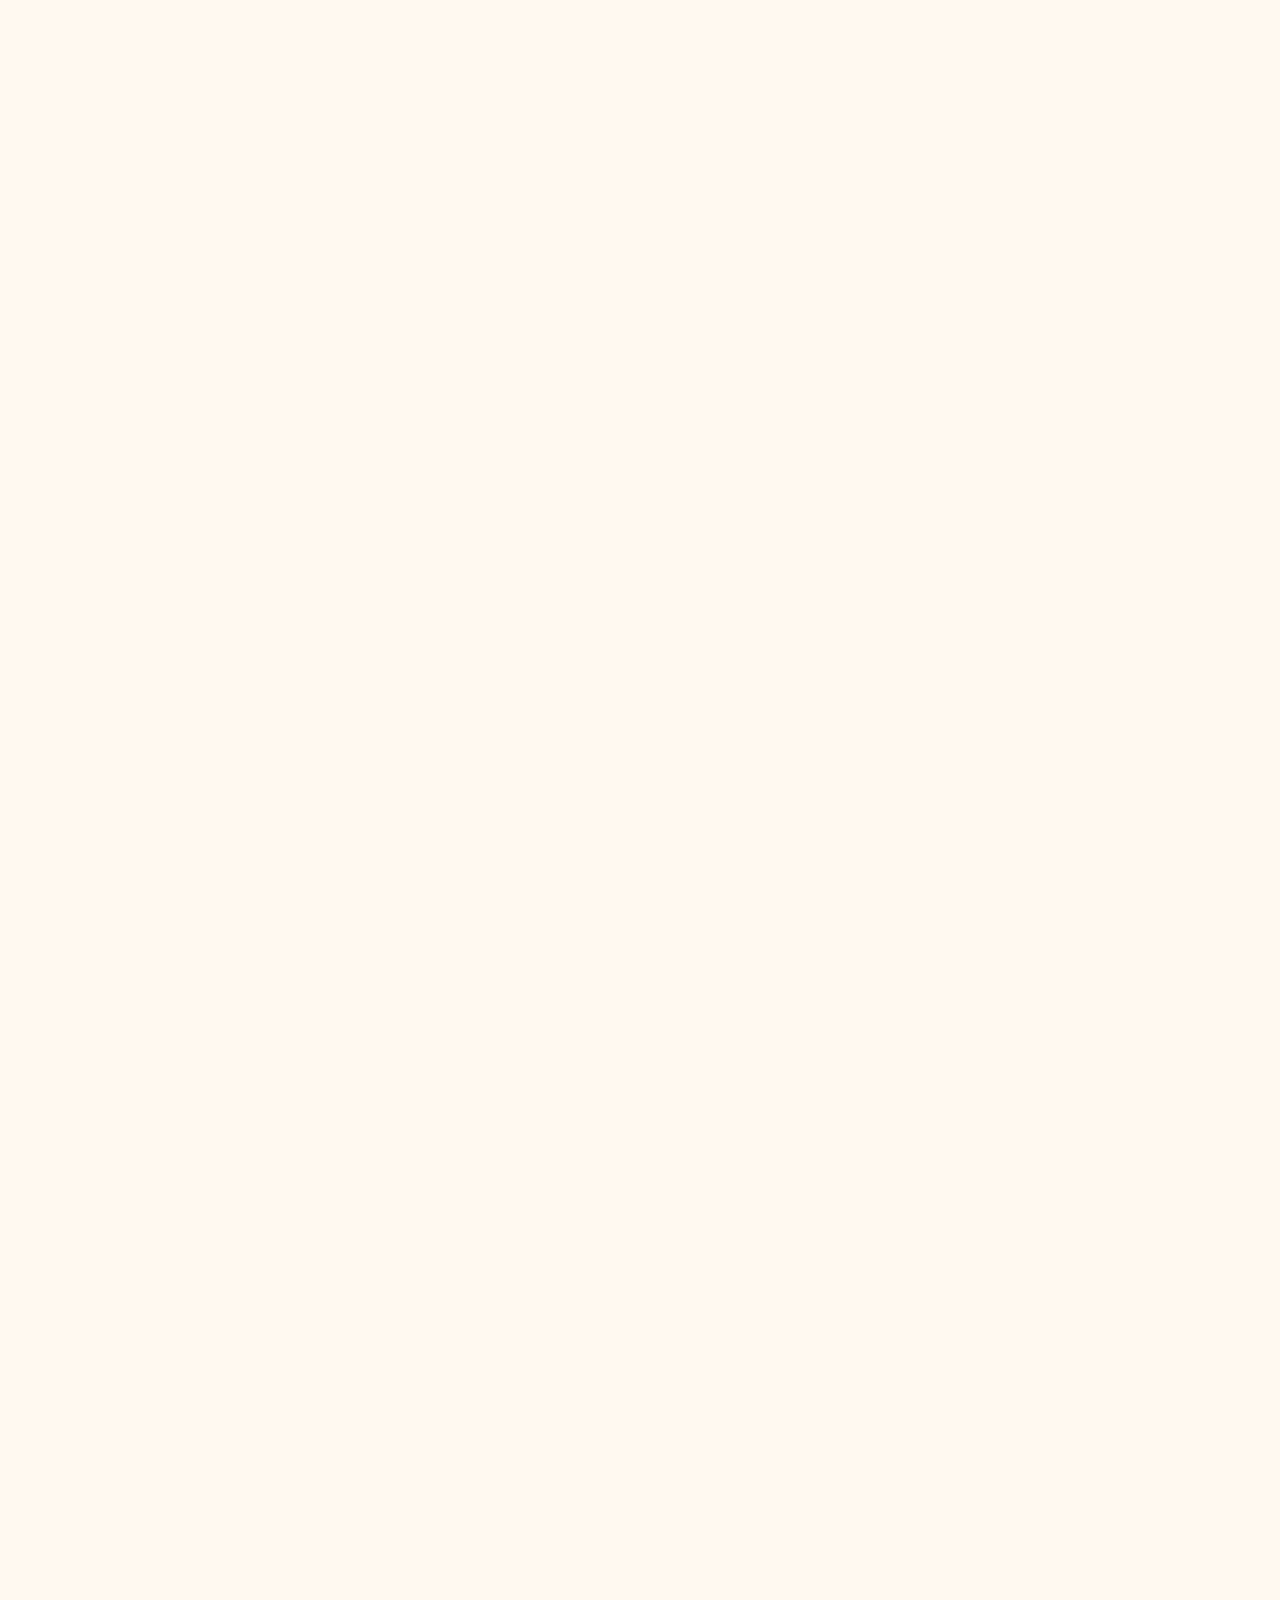
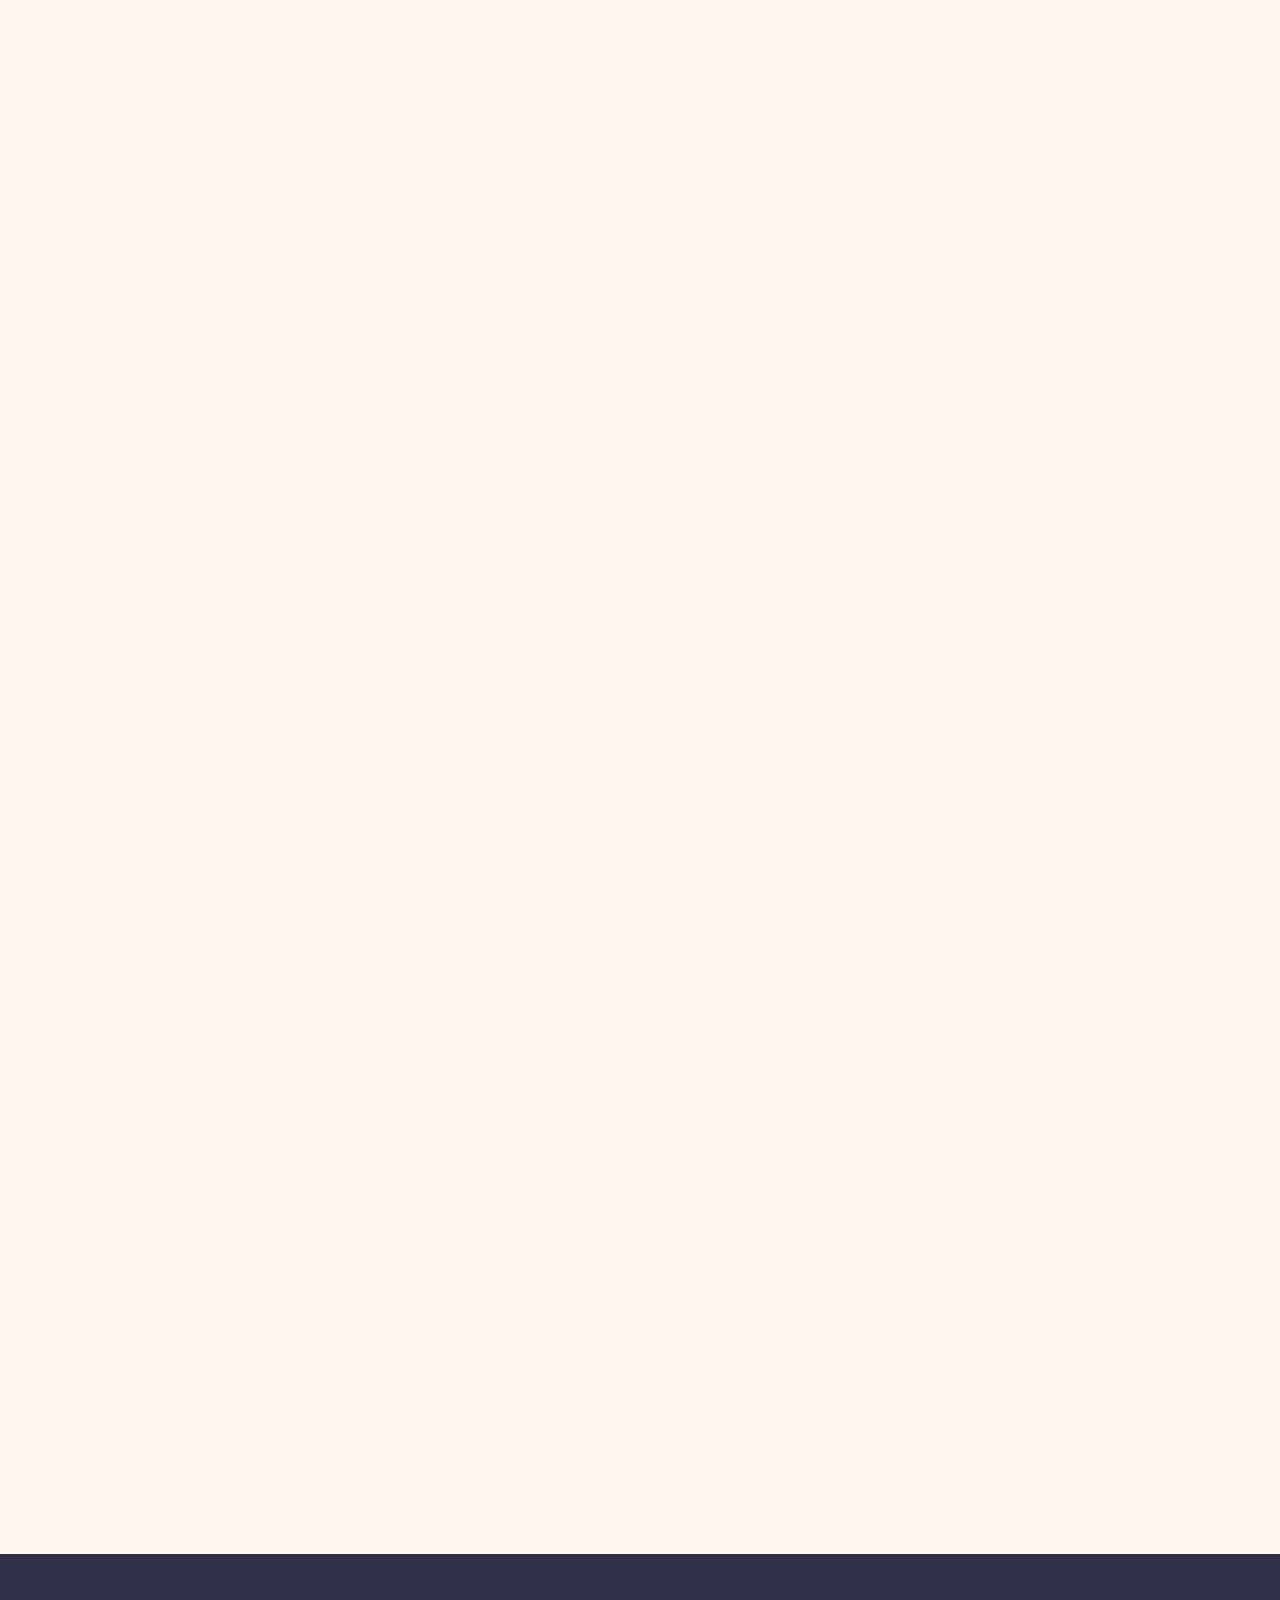
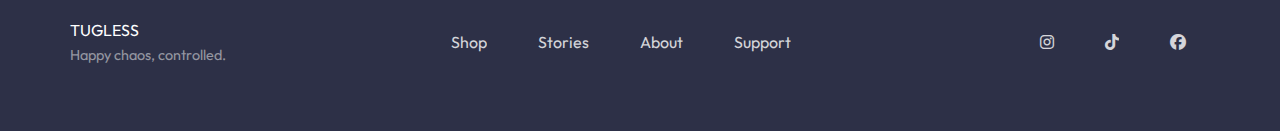
<file: v11.html>
<!DOCTYPE html>
<html lang="en">

<head>
    <meta charset="UTF-8">
    <meta name="viewport" content="width=device-width, initial-scale=1.0">
    <title>Tugless | Happy Walks, Together.</title>
    <link rel="preconnect" href="https://fonts.googleapis.com">
    <link rel="preconnect" href="https://fonts.gstatic.com" crossorigin>
    <link href="https://fonts.googleapis.com/css2?family=Outfit:wght@400;500;700;900&display=swap" rel="stylesheet">
    <link rel="stylesheet" href="v11.css">
    <link rel="stylesheet" href="https://cdnjs.cloudflare.com/ajax/libs/font-awesome/6.4.0/css/all.min.css">
</head>

<body>

    <!-- Nav -->
    <nav class="navbar fade-in">
        <div class="container nav-flex">
            <div class="logo">TUGLESS</div>
            <div class="nav-links">
                <a href="#stories">Real Stories</a>
                <a href="#experience">Experience</a>
                <a href="#shop" class="btn-nav">Shop Tugless</a>
            </div>
        </div>
    </nav>

    <!-- 1. Hero Section -->
    <header class="hero-v6 fade-in">
        <div class="container hero-grid">
            <div class="hero-text fade-up">
                <h1>Walks that feel <span class="highlight-wiggle">lighter</span>, together.</h1>
                <p class="hero-sub fade-up delay-1">A leash designed for comfort, connection, and calm adventures. No
                    more battles, just happy chaos.</p>
                <div class="hero-actions fade-up delay-2">
                    <a href="#experience" class="btn btn-primary bounce-hover">Explore the Tugless experience</a>
                    <a href="#stories" class="btn btn-secondary bounce-hover">See real stories</a>
                </div>
            </div>
            <div class="hero-visual fade-in delay-2">
                <div class="blob-bg-anim"></div>
                <div class="paw-trail">
                    <i class="fa-solid fa-paw paw p1"></i>
                    <i class="fa-solid fa-paw paw p2"></i>
                    <i class="fa-solid fa-paw paw p3"></i>
                    <i class="fa-solid fa-paw paw p4"></i>
                </div>
                <!-- Updated with user's graphic -->
                <img src="assets/hero_illustration.png" alt="Happy Dog Walker" class="hero-img floating z-2 relative">
            </div>
        </div>
    </header>

    <!-- 2. Real Stories (Emphasized) -->
    <section id="stories" class="stories-section section-padding bg-warm-texture fade-in-scroll">
        <div class="container">
            <div class="section-header center-text">
                <div class="badge-pill">Community Love</div>
                <h2>Real Stories, Real Bonds</h2>
                <p>Join thousands of happy walkers who found their rhythm.</p>
            </div>

            <div class="stories-grid">
                <!-- Story 1 -->
                <div class="story-card glass-panel hover-tilt">
                    <div class="story-img">
                        <img src="assets/testimonial_1.png" alt="Happy Owner">
                        <div class="rating">
                            <i class="fa-solid fa-star"></i>
                            <i class="fa-solid fa-star"></i>
                            <i class="fa-solid fa-star"></i>
                            <i class="fa-solid fa-star"></i>
                            <i class="fa-solid fa-star"></i>
                        </div>
                    </div>
                    <div class="story-content">
                        <p class="quote">"It went from a tug-of-war to a dance. My shoulder finally feels safe!"</p>
                        <span class="author">- Sarah & Buster</span>
                    </div>
                </div>

                <!-- Story 2 -->
                <div class="story-card glass-panel hover-tilt delay-1">
                    <div class="story-img">
                        <img src="assets/testimonial_2.png" alt="Happy Owner">
                        <div class="rating">
                            <i class="fa-solid fa-star"></i>
                            <i class="fa-solid fa-star"></i>
                            <i class="fa-solid fa-star"></i>
                            <i class="fa-solid fa-star"></i>
                            <i class="fa-solid fa-star"></i>
                        </div>
                    </div>
                    <div class="story-content">
                        <p class="quote">"I never realized how much tension we had until it was gone. Pure joy."</p>
                        <span class="author">- Mike & Luna</span>
                    </div>
                </div>

                <!-- Story 3 -->
                <div class="story-card glass-panel hover-tilt delay-2">
                    <div class="story-img">
                        <img src="assets/hero_walking.png" alt="Happy Owner" style="object-position: top;">
                        <div class="rating">
                            <i class="fa-solid fa-star"></i>
                            <i class="fa-solid fa-star"></i>
                            <i class="fa-solid fa-star"></i>
                            <i class="fa-solid fa-star"></i>
                            <i class="fa-solid fa-star"></i>
                        </div>
                    </div>
                    <div class="story-content">
                        <p class="quote">"The best investment for our morning routine. Simple and effective."</p>
                        <span class="author">- Jen & Cooper</span>
                    </div>
                </div>
            </div>

            <div class="cta-mini center-text mt-medium">
                <a href="#" class="link-arrow">Share your #TuglessStory <i class="fa-solid fa-arrow-right"></i></a>
            </div>
        </div>
    </section>

    <!-- 3. Experience / Features -->
    <section id="experience" class="experience-v6 section-padding bg-white relative fade-in-scroll">
        <svg class="curve-top" viewBox="0 0 1440 100" fill="none" xmlns="http://www.w3.org/2000/svg">
            <path d="M0,60 C320,120 440,20 720,60 C1000,100 1120,0 1440,40 L1440,100 L0,100 Z" fill="#FFFFFF"
                transform="scale(1,-1) translate(0,-100)" />
        </svg>

        <div class="container">
            <div class="experience-layout">
                <div class="exp-image z-2 relative">
                    <img src="assets/problem_tension.png" alt="Leash Detail" class="rounded-organic shadow-float">
                </div>
                <div class="exp-content z-2">
                    <h2>Why walks work better with Tugless.</h2>
                    <div class="feature-list">
                        <div class="feature-item glass-mini slide-in-right">
                            <div class="icon-box bg-coral"><i class="fa-solid fa-minimize"></i></div>
                            <div class="text">
                                <h3>Dual Control</h3>
                                <p>Switch between freedom and close control instantly.</p>
                            </div>
                        </div>
                        <div class="feature-item glass-mini slide-in-right delay-1">
                            <div class="icon-box bg-teal"><i class="fa-solid fa-wave-square"></i></div>
                            <div class="text">
                                <h3>Jerk Absorption</h3>
                                <p>Elastic tech that softens the startle.</p>
                            </div>
                        </div>
                        <div class="feature-item glass-mini slide-in-right delay-2">
                            <div class="icon-box bg-sky"><i class="fa-solid fa-handshake"></i></div>
                            <div class="text">
                                <h3>Better Connection</h3>
                                <p>Designed for synch, not just restraint.</p>
                            </div>
                        </div>
                    </div>
                </div>
            </div>
        </div>
    </section>

    <!-- 4. Community CTA -->
    <section class="pack-section section-padding bg-gradient-fun center-text fade-in-scroll">
        <div class="container text-white">
            <i class="fa-solid fa-paw fa-3x mb-small bounce"></i>
            <h2>Ready to join the pack?</h2>
            <p>Make every walk a happy memory.</p>
            <div class="footer-actions mt-medium">
                <button class="btn btn-white-scale">Join the Tugless Pack</button>
                <button class="btn btn-outline-white">Shop Tugless</button>
            </div>

            <div class="ugc-strip mt-large">
                <!-- Simulated UGC thumbnails -->
                <div class="ugc-thumb" style="background-image: url('assets/testimonial_1.png')"></div>
                <div class="ugc-thumb" style="background-image: url('assets/testimonial_2.png')"></div>
                <div class="ugc-thumb" style="background-image: url('assets/hero_walking.png')"></div>
                <div class="ugc-thumb" style="background-image: url('assets/problem_tension.png')"></div>
            </div>
        </div>
    </section>

    <!-- Footer -->
    <footer class="footer-joy">
        <div class="container footer-flex">
            <div class="brand-col">
                <span class="logo-footer">TUGLESS</span>
                <p>Happy chaos, controlled.</p>
            </div>
            <div class="links-col">
                <a href="#">Shop</a>
                <a href="#">Stories</a>
                <a href="#">About</a>
                <a href="#">Support</a>
            </div>
            <div class="social-col">
                <a href="#"><i class="fa-brands fa-instagram"></i></a>
                <a href="#"><i class="fa-brands fa-tiktok"></i></a>
                <a href="#"><i class="fa-brands fa-facebook"></i></a>
            </div>
        </div>
    </footer>

    <script src="script.js"></script>
</body>

</html>
</file>
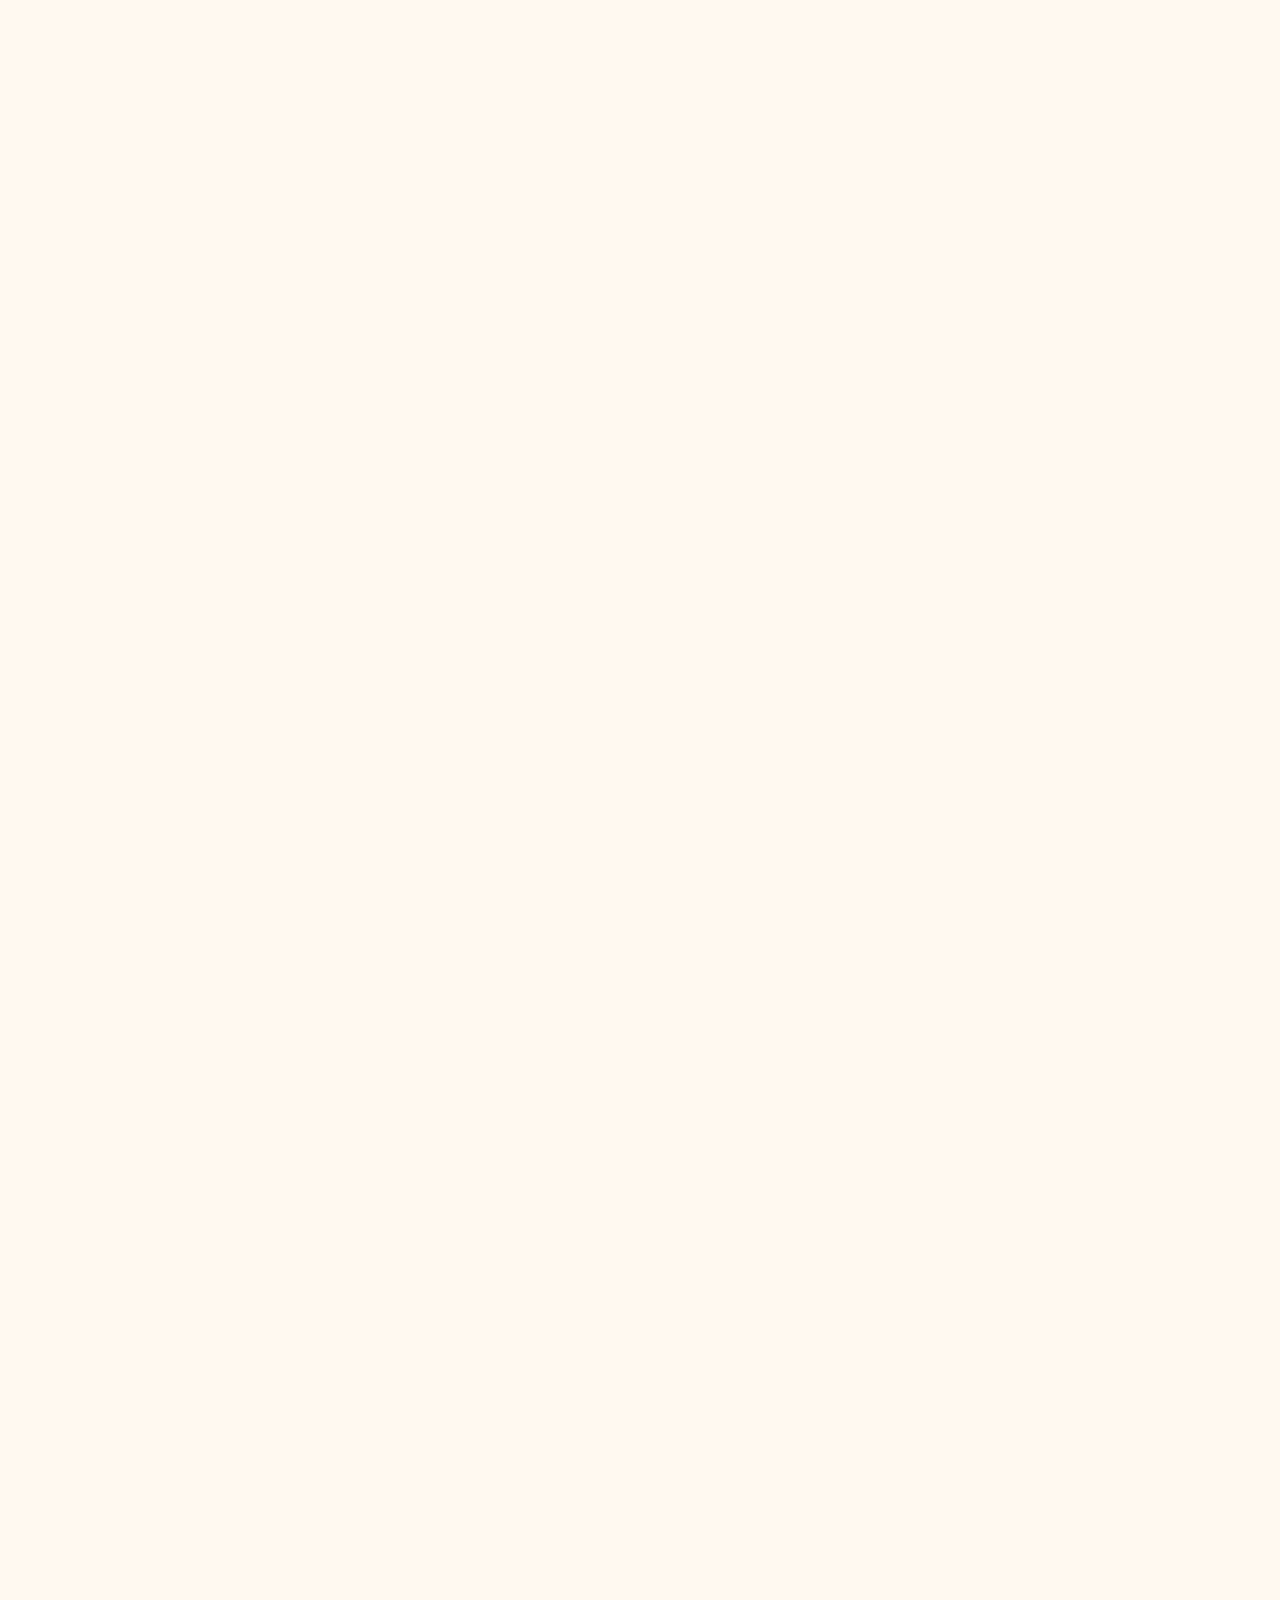
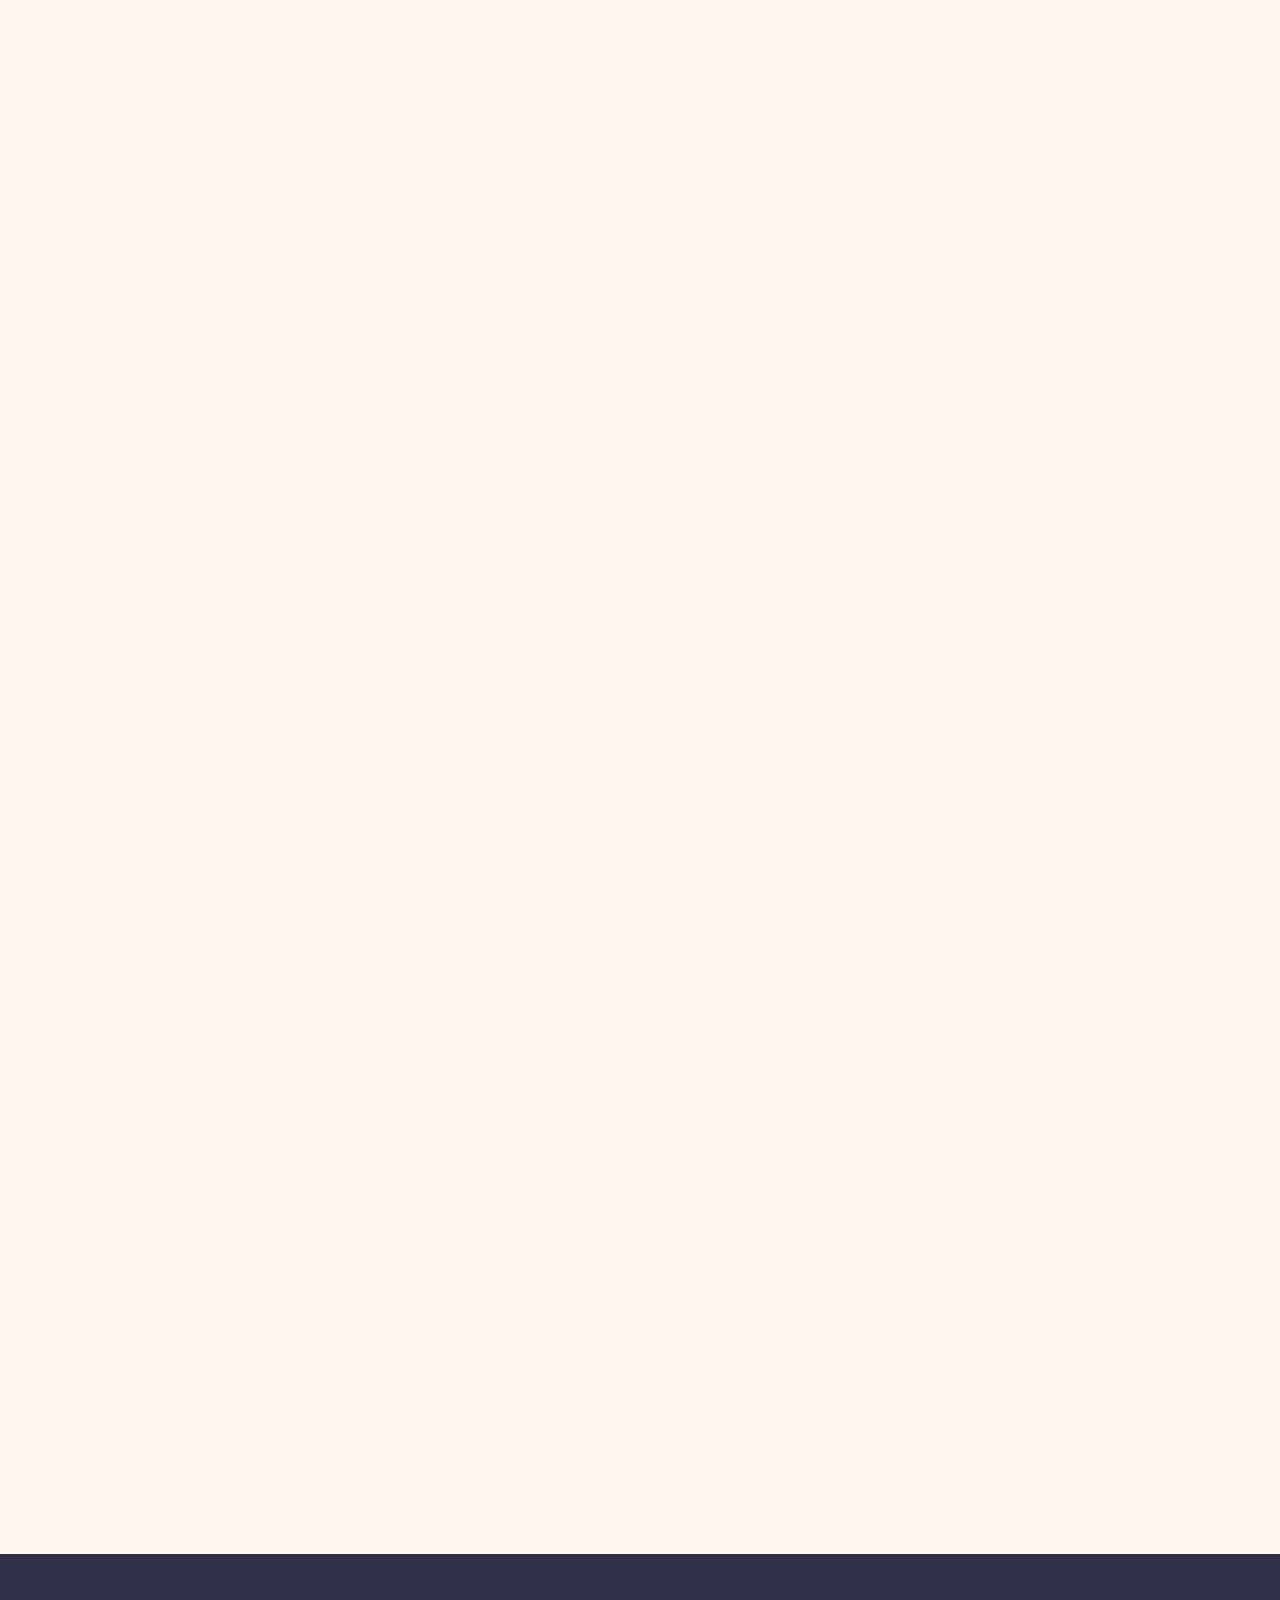
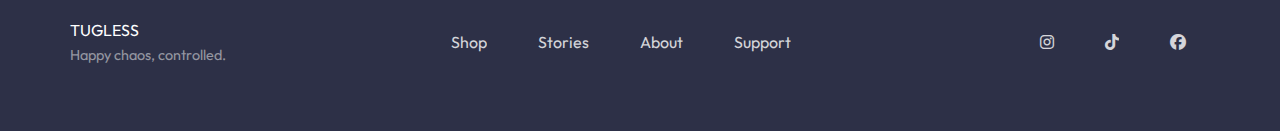
<file: v12.html>
<!DOCTYPE html>
<html lang="en">

<head>
    <meta charset="UTF-8">
    <meta name="viewport" content="width=device-width, initial-scale=1.0">
    <title>Tugless | Happy Walks, Together.</title>
    <link rel="preconnect" href="https://fonts.googleapis.com">
    <link rel="preconnect" href="https://fonts.gstatic.com" crossorigin>
    <link href="https://fonts.googleapis.com/css2?family=Outfit:wght@400;500;700;900&display=swap" rel="stylesheet">
    <link rel="stylesheet" href="v12.css">
    <link rel="stylesheet" href="https://cdnjs.cloudflare.com/ajax/libs/font-awesome/6.4.0/css/all.min.css">
</head>

<body>

    <!-- Nav -->
    <nav class="navbar fade-in">
        <div class="container nav-flex">
            <div class="logo">TUGLESS</div>
            <div class="nav-links">
                <a href="#stories">Real Stories</a>
                <a href="#experience">Experience</a>
                <a href="#shop" class="btn-nav">Shop Tugless</a>
            </div>
        </div>
    </nav>

    <!-- 1. Hero Section -->
    <header class="hero-v6 fade-in">
        <div class="container hero-grid">
            <div class="hero-text fade-up">
                <h1>Walks that feel <span class="highlight-wiggle">lighter</span>, together.</h1>
                <p class="hero-sub fade-up delay-1">A leash designed for comfort, connection, and calm adventures. No
                    more battles, just happy chaos.</p>
                <div class="hero-actions fade-up delay-2">
                    <a href="#experience" class="btn btn-primary bounce-hover">Explore the Tugless experience</a>
                    <a href="#stories" class="btn btn-secondary bounce-hover">See real stories</a>
                </div>
            </div>
            <div class="hero-visual fade-in delay-2">
                <div class="blob-bg-anim"></div>
                <div class="paw-trail">
                    <i class="fa-solid fa-paw paw p1"></i>
                    <i class="fa-solid fa-paw paw p2"></i>
                    <i class="fa-solid fa-paw paw p3"></i>
                    <i class="fa-solid fa-paw paw p4"></i>
                </div>
                <!-- Updated with user's graphic -->
                <img src="assets/hero_illustration.png" alt="Happy Dog Walker" class="hero-img floating z-2 relative">
            </div>
        </div>
    </header>

    <!-- 2. Real Stories (Emphasized) -->
    <section id="stories" class="stories-section section-padding bg-warm-texture fade-in-scroll">
        <div class="container">
            <div class="section-header center-text">
                <div class="badge-pill">Community Love</div>
                <h2>Real Stories, Real Bonds</h2>
                <p>Join thousands of happy walkers who found their rhythm.</p>
            </div>

            <div class="stories-grid">
                <!-- Story 1 -->
                <div class="story-card glass-panel hover-tilt">
                    <div class="story-img">
                        <img src="assets/testimonial_1.png" alt="Happy Owner">
                        <div class="rating">
                            <i class="fa-solid fa-star"></i>
                            <i class="fa-solid fa-star"></i>
                            <i class="fa-solid fa-star"></i>
                            <i class="fa-solid fa-star"></i>
                            <i class="fa-solid fa-star"></i>
                        </div>
                    </div>
                    <div class="story-content">
                        <p class="quote">"It went from a tug-of-war to a dance. My shoulder finally feels safe!"</p>
                        <span class="author">- Sarah & Buster</span>
                    </div>
                </div>

                <!-- Story 2 -->
                <div class="story-card glass-panel hover-tilt delay-1">
                    <div class="story-img">
                        <img src="assets/testimonial_2.png" alt="Happy Owner">
                        <div class="rating">
                            <i class="fa-solid fa-star"></i>
                            <i class="fa-solid fa-star"></i>
                            <i class="fa-solid fa-star"></i>
                            <i class="fa-solid fa-star"></i>
                            <i class="fa-solid fa-star"></i>
                        </div>
                    </div>
                    <div class="story-content">
                        <p class="quote">"I never realized how much tension we had until it was gone. Pure joy."</p>
                        <span class="author">- Mike & Luna</span>
                    </div>
                </div>

                <!-- Story 3 -->
                <div class="story-card glass-panel hover-tilt delay-2">
                    <div class="story-img">
                        <img src="assets/hero_walking.png" alt="Happy Owner" style="object-position: top;">
                        <div class="rating">
                            <i class="fa-solid fa-star"></i>
                            <i class="fa-solid fa-star"></i>
                            <i class="fa-solid fa-star"></i>
                            <i class="fa-solid fa-star"></i>
                            <i class="fa-solid fa-star"></i>
                        </div>
                    </div>
                    <div class="story-content">
                        <p class="quote">"The best investment for our morning routine. Simple and effective."</p>
                        <span class="author">- Jen & Cooper</span>
                    </div>
                </div>
            </div>

            <div class="cta-mini center-text mt-medium">
                <a href="#" class="link-arrow">Share your #TuglessStory <i class="fa-solid fa-arrow-right"></i></a>
            </div>
        </div>
    </section>

    <!-- 3. Experience / Features -->
    <section id="experience" class="experience-v6 section-padding bg-white relative fade-in-scroll">
        <svg class="curve-top" viewBox="0 0 1440 100" fill="none" xmlns="http://www.w3.org/2000/svg">
            <path d="M0,60 C320,120 440,20 720,60 C1000,100 1120,0 1440,40 L1440,100 L0,100 Z" fill="#FFFFFF"
                transform="scale(1,-1) translate(0,-100)" />
        </svg>

        <div class="container">
            <div class="experience-layout">
                <div class="exp-image z-2 relative">
                    <img src="assets/problem_tension.png" alt="Leash Detail" class="rounded-organic shadow-float">
                </div>
                <div class="exp-content z-2">
                    <h2>Why walks work better with Tugless.</h2>
                    <div class="feature-list">
                        <div class="feature-item glass-mini slide-in-right">
                            <div class="icon-box bg-coral"><i class="fa-solid fa-minimize"></i></div>
                            <div class="text">
                                <h3>Dual Control</h3>
                                <p>Switch between freedom and close control instantly.</p>
                            </div>
                        </div>
                        <div class="feature-item glass-mini slide-in-right delay-1">
                            <div class="icon-box bg-teal"><i class="fa-solid fa-wave-square"></i></div>
                            <div class="text">
                                <h3>Jerk Absorption</h3>
                                <p>Elastic tech that softens the startle.</p>
                            </div>
                        </div>
                        <div class="feature-item glass-mini slide-in-right delay-2">
                            <div class="icon-box bg-sky"><i class="fa-solid fa-handshake"></i></div>
                            <div class="text">
                                <h3>Better Connection</h3>
                                <p>Designed for synch, not just restraint.</p>
                            </div>
                        </div>
                    </div>
                </div>
            </div>
        </div>
    </section>

    <!-- 4. Community CTA -->
    <section class="pack-section section-padding bg-gradient-fun center-text fade-in-scroll">
        <div class="container text-white">
            <i class="fa-solid fa-paw fa-3x mb-small bounce"></i>
            <h2>Ready to join the pack?</h2>
            <p>Make every walk a happy memory.</p>
            <div class="footer-actions mt-medium">
                <button class="btn btn-white-scale">Join the Tugless Pack</button>
                <button class="btn btn-outline-white">Shop Tugless</button>
            </div>

            <div class="ugc-strip mt-large">
                <!-- Simulated UGC thumbnails -->
                <div class="ugc-thumb" style="background-image: url('assets/testimonial_1.png')"></div>
                <div class="ugc-thumb" style="background-image: url('assets/testimonial_2.png')"></div>
                <div class="ugc-thumb" style="background-image: url('assets/hero_walking.png')"></div>
                <div class="ugc-thumb" style="background-image: url('assets/problem_tension.png')"></div>
            </div>
        </div>
    </section>

    <!-- Footer -->
    <footer class="footer-joy">
        <div class="container footer-flex">
            <div class="brand-col">
                <span class="logo-footer">TUGLESS</span>
                <p>Happy chaos, controlled.</p>
            </div>
            <div class="links-col">
                <a href="#">Shop</a>
                <a href="#">Stories</a>
                <a href="#">About</a>
                <a href="#">Support</a>
            </div>
            <div class="social-col">
                <a href="#"><i class="fa-brands fa-instagram"></i></a>
                <a href="#"><i class="fa-brands fa-tiktok"></i></a>
                <a href="#"><i class="fa-brands fa-facebook"></i></a>
            </div>
        </div>
    </footer>

    <script src="script.js"></script>
</body>

</html>
</file>
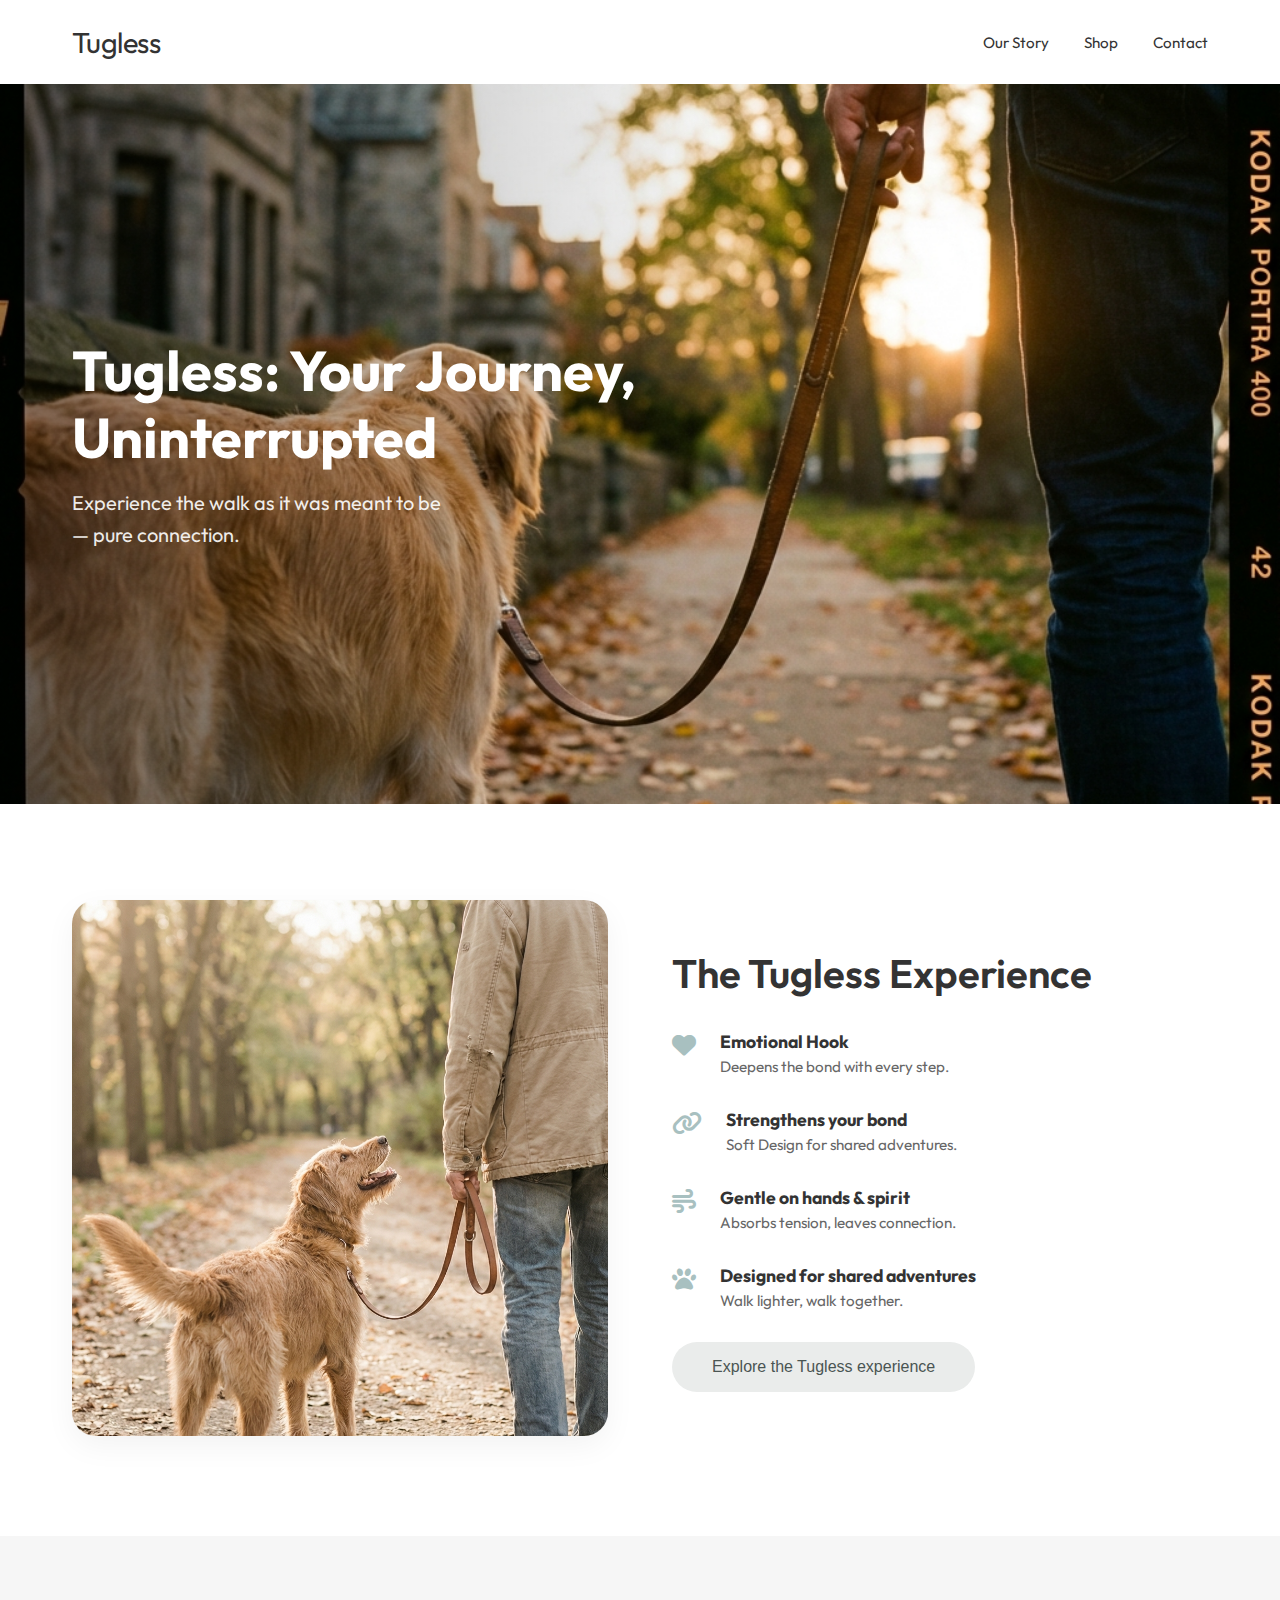
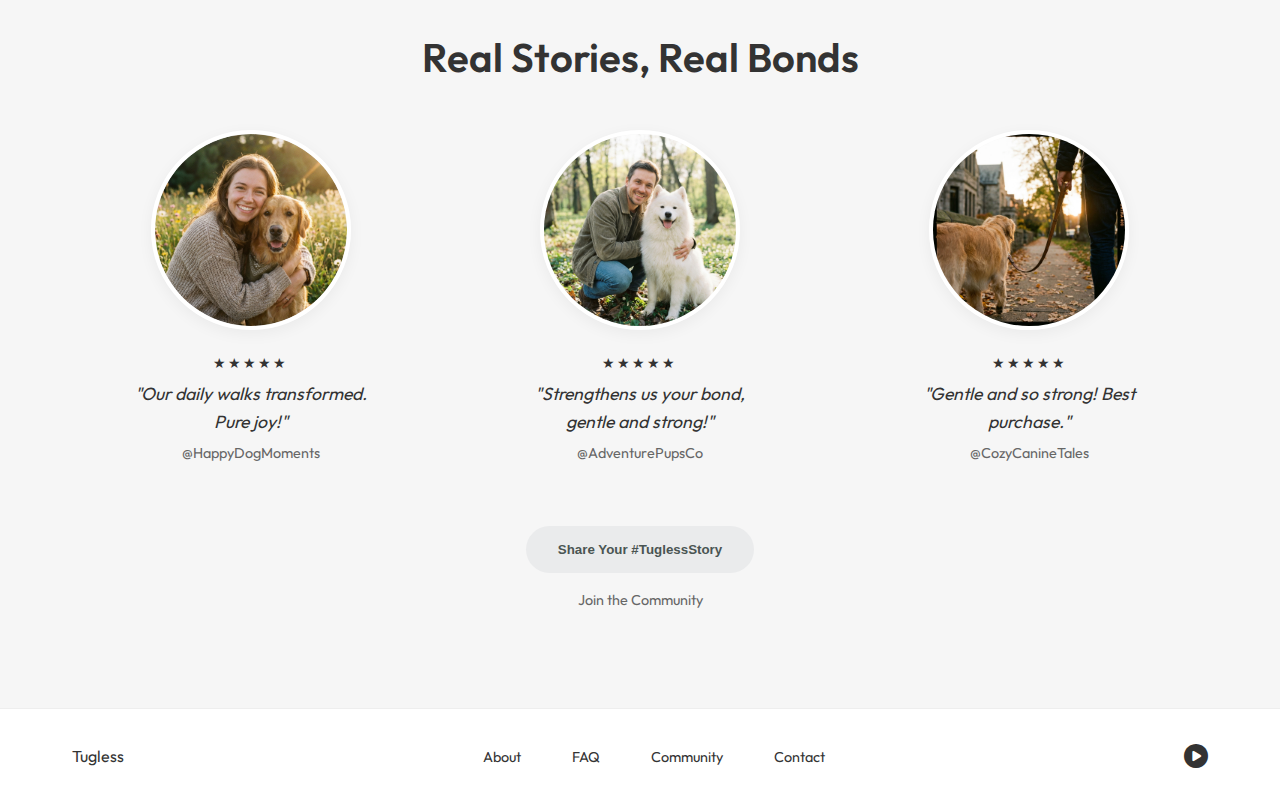
<file: v2.html>
<!DOCTYPE html>
<html lang="en">

<head>
    <meta charset="UTF-8">
    <meta name="viewport" content="width=device-width, initial-scale=1.0">
    <title>Tugless: Your Journey, Uninterrupted</title>
    <link rel="preconnect" href="https://fonts.googleapis.com">
    <link rel="preconnect" href="https://fonts.gstatic.com" crossorigin>
    <link href="https://fonts.googleapis.com/css2?family=Outfit:wght@300;400;500;600;700&display=swap" rel="stylesheet">
    <link rel="stylesheet" href="v2.css">
    <!-- Using Font Awesome for icons (CDN) -->
    <link rel="stylesheet" href="https://cdnjs.cloudflare.com/ajax/libs/font-awesome/6.4.0/css/all.min.css">
</head>

<body>

    <!-- Nav -->
    <nav class="navbar">
        <div class="container nav-flex">
            <div class="logo">Tugless</div>
            <div class="nav-links">
                <a href="#">Our Story</a>
                <a href="#">Shop</a>
                <a href="#">Contact</a>
            </div>
        </div>
    </nav>

    <!-- Hero Section (Overlay) -->
    <header class="hero-v2">
        <div class="hero-overlay"></div>
        <div class="container hero-content-v2">
            <h1>Tugless: Your Journey,<br>Uninterrupted</h1>
            <p class="hero-sub">Experience the walk as it was meant to be<br>— pure connection.</p>
        </div>
    </header>

    <!-- Features Split Section -->
    <section class="features-v2 section-padding-large">
        <div class="container grid-split">
            <div class="feature-image-wrapper">
                <img src="assets/emotional_bonding.png" alt="Tugless Experience" class="feature-main-img">
            </div>
            <div class="feature-text-content">
                <h2>The Tugless Experience</h2>
                <ul class="feature-list-v2">
                    <li>
                        <i class="fa-solid fa-heart icon-soft-blue"></i>
                        <div class="feat-text">
                            <strong>Emotional Hook</strong>
                            <span>Deepens the bond with every step.</span>
                        </div>
                    </li>
                    <li>
                        <i class="fa-solid fa-link icon-soft-blue"></i>
                        <div class="feat-text">
                            <strong>Strengthens your bond</strong>
                            <span>Soft Design for shared adventures.</span>
                        </div>
                    </li>
                    <li>
                        <i class="fa-solid fa-wind icon-soft-blue"></i>
                        <div class="feat-text">
                            <strong>Gentle on hands & spirit</strong>
                            <span>Absorbs tension, leaves connection.</span>
                        </div>
                    </li>
                    <li>
                        <i class="fa-solid fa-paw icon-soft-blue"></i>
                        <div class="feat-text">
                            <strong>Designed for shared adventures</strong>
                            <span>Walk lighter, walk together.</span>
                        </div>
                    </li>
                </ul>
                <button class="btn btn-soft-pill">Explore the Tugless experience</button>
            </div>
        </div>
    </section>

    <!-- Testimonials (Real Stories) -->
    <section class="testimonials-v2 section-padding-large bg-texture">
        <div class="container center-text">
            <h2>Real Stories, Real Bonds</h2>
            <div class="testimonial-grid">
                <!-- Testimonial 1 -->
                <div class="testi-card">
                    <div class="img-circle-wrapper">
                        <img src="assets/testimonial_1.png" alt="Happy Owner">
                    </div>
                    <div class="stars">★★★★★</div>
                    <p class="quote">"Our daily walks transformed. Pure joy!"</p>
                    <div class="handle">@HappyDogMoments</div>
                </div>

                <!-- Testimonial 2 -->
                <div class="testi-card">
                    <div class="img-circle-wrapper">
                        <img src="assets/testimonial_2.png" alt="Happy Owner">
                    </div>
                    <div class="stars">★★★★★</div>
                    <p class="quote">"Strengthens us your bond, gentle and strong!"</p>
                    <div class="handle">@AdventurePupsCo</div>
                </div>

                <!-- Testimonial 3 (Reusing hero image cropped or emotional bonding if distinct) -->
                <!-- Ideally visual difference. Let's use hero_walking cropped -->
                <div class="testi-card">
                    <div class="img-circle-wrapper">
                        <img src="assets/hero_walking.png" alt="Happy Owner">
                    </div>
                    <div class="stars">★★★★★</div>
                    <p class="quote">"Gentle and so strong! Best purchase."</p>
                    <div class="handle">@CozyCanineTales</div>
                </div>
            </div>

            <div class="social-cta">
                <button class="btn btn-outline-soft">Share Your #TuglessStory</button>
                <p class="join-comm">Join the Community</p>
            </div>
        </div>
    </section>

    <!-- Footer -->
    <footer class="footer-v2">
        <div class="container footer-flex">
            <div class="footer-logo">Tugless</div>
            <div class="footer-links">
                <a href="#">About</a>
                <a href="#">FAQ</a>
                <a href="#">Community</a>
                <a href="#">Contact</a>
            </div>
            <div class="social-icon"><i class="fa-solid fa-play-circle"></i></div>
        </div>
    </footer>

</body>

</html>
</file>
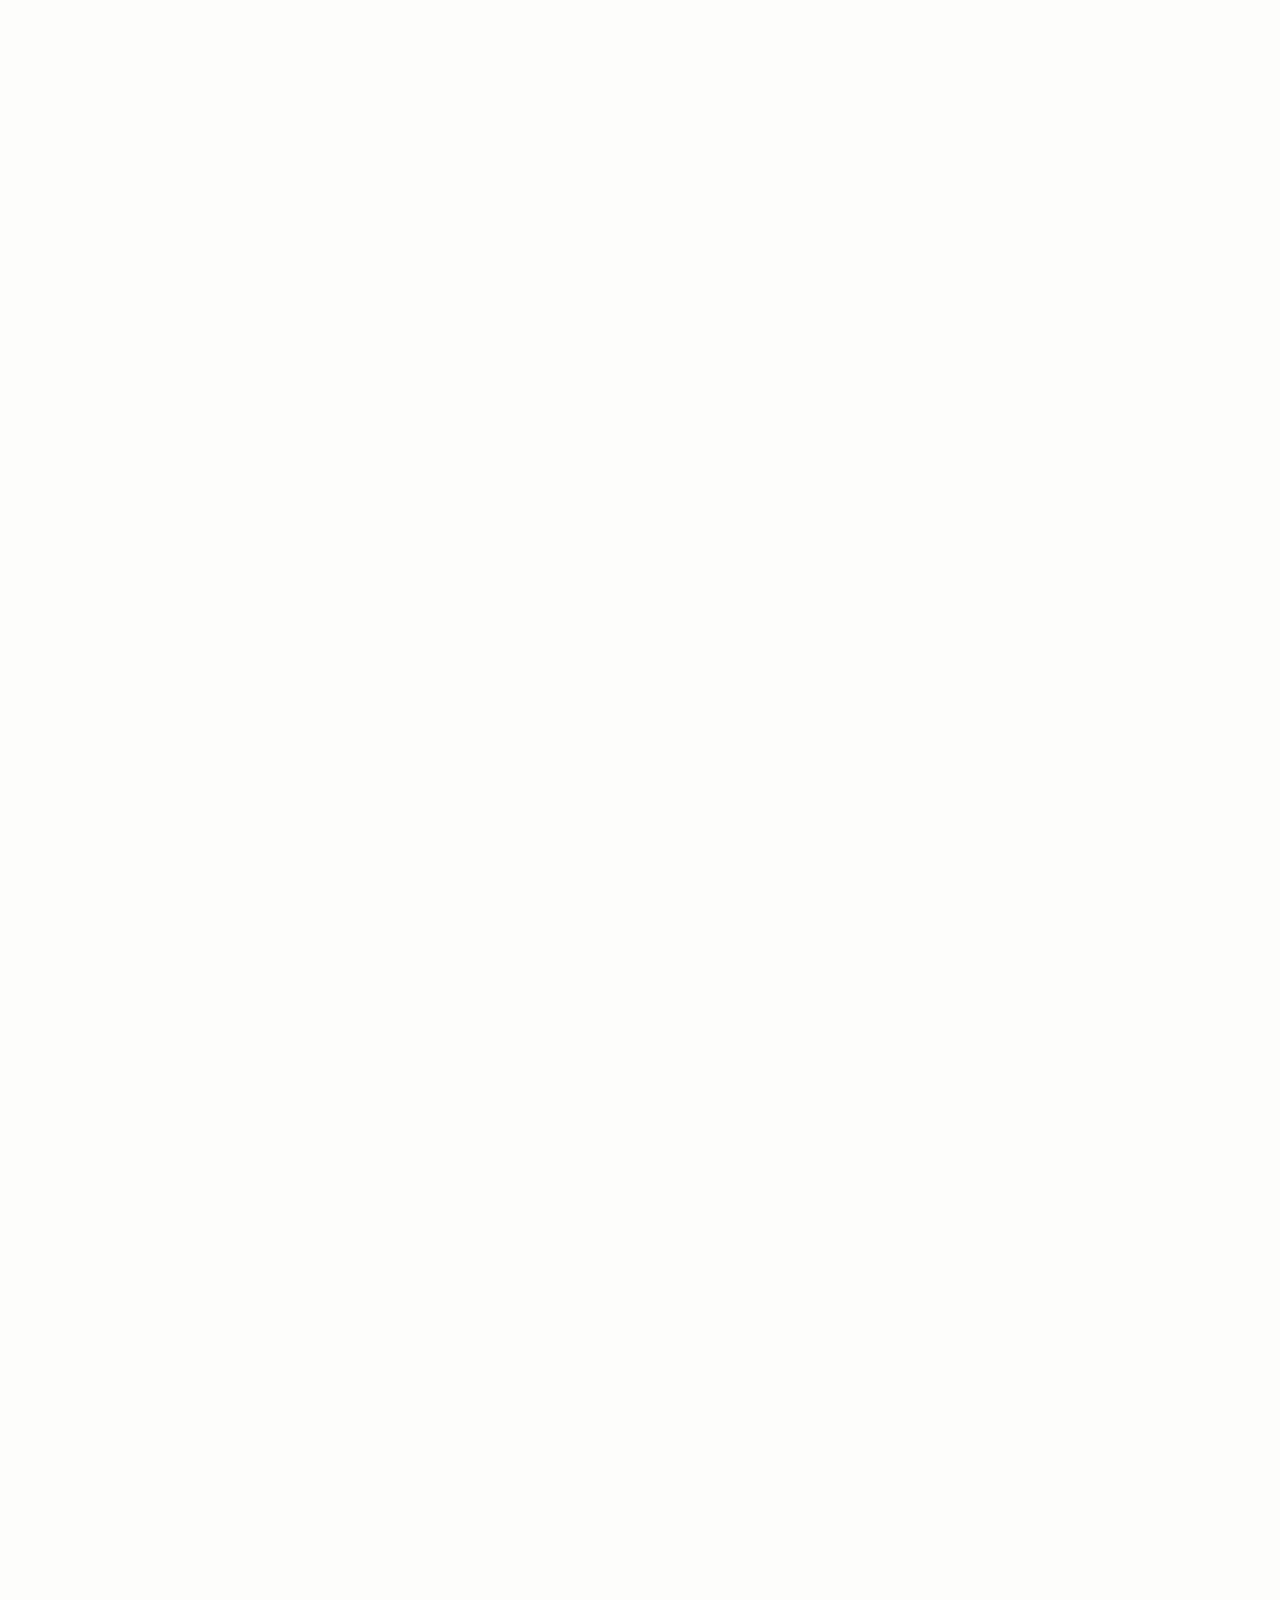
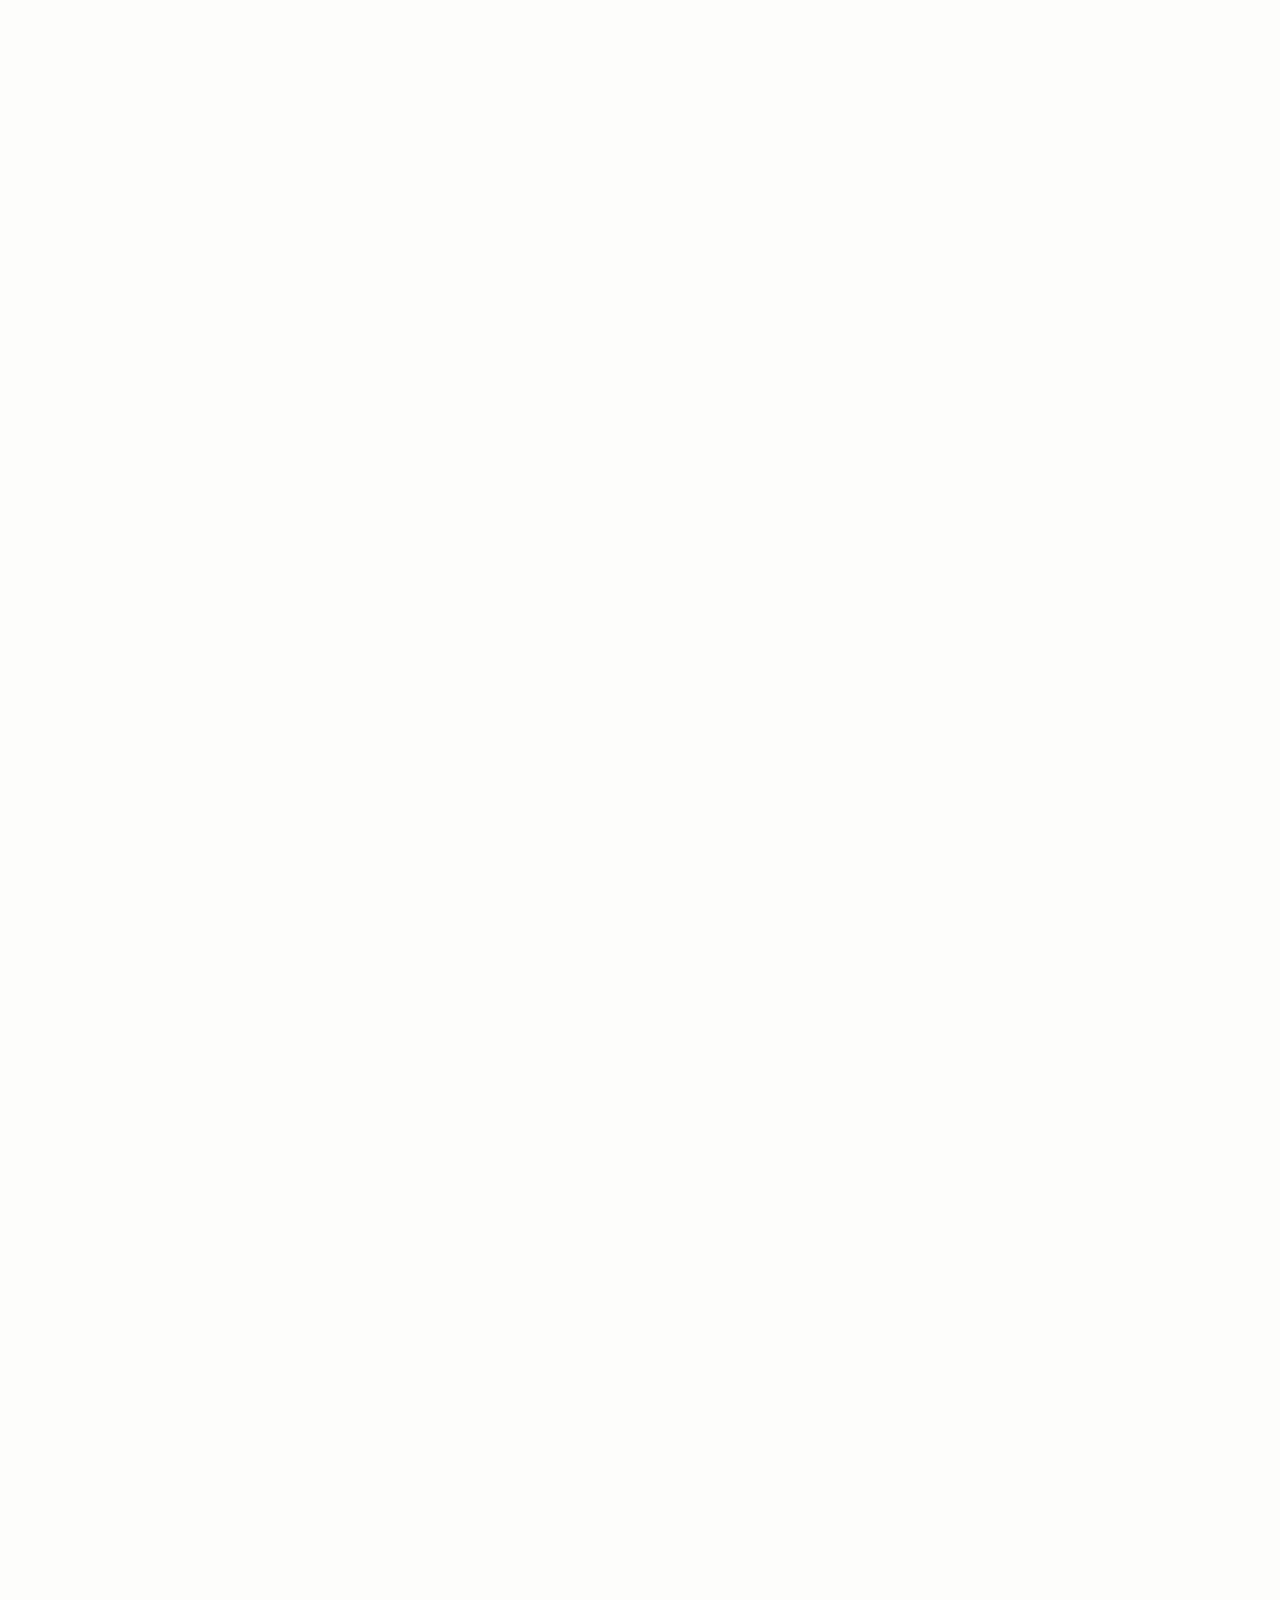
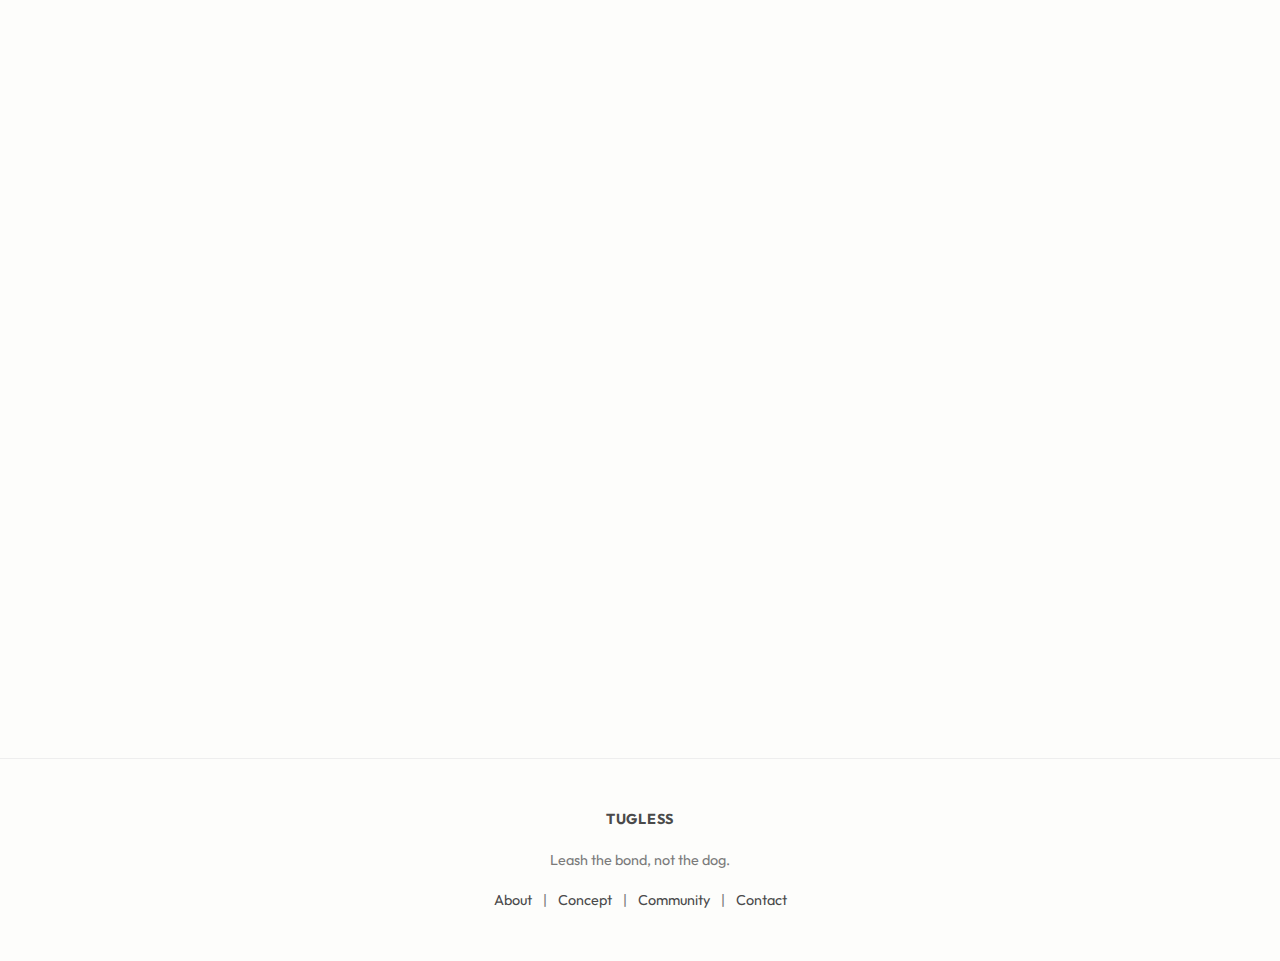
<file: v3.html>
<!DOCTYPE html>
<html lang="en">

<head>
    <meta charset="UTF-8">
    <meta name="viewport" content="width=device-width, initial-scale=1.0">
    <title>Tugless | Walk Differently. Together.</title>
    <link rel="preconnect" href="https://fonts.googleapis.com">
    <link rel="preconnect" href="https://fonts.gstatic.com" crossorigin>
    <link href="https://fonts.googleapis.com/css2?family=Outfit:wght@300;400;500;600&display=swap" rel="stylesheet">
    <link rel="stylesheet" href="v3.css">
    <link rel="stylesheet" href="https://cdnjs.cloudflare.com/ajax/libs/font-awesome/6.4.0/css/all.min.css">
</head>

<body>

    <!-- Nav -->
    <nav class="navbar fade-in">
        <div class="container nav-flex">
            <div class="logo">TUGLESS</div>
            <div class="nav-links">
                <a href="#concept">Concept</a>
                <a href="#community">Community</a>
                <a href="#contact">Contact</a>
            </div>
        </div>
    </nav>

    <!-- 1. Hero Section -->
    <header class="hero-v3 fade-in">
        <div class="hero-overlay-gradient"></div>
        <div class="container hero-content-v3">
            <h1 class="fade-up">Your journey,<br>uninterrupted.</h1>
            <p class="hero-sub fade-up delay-1">Calm walks. Deep connection. A shared rhythm.</p>
            <a href="#experience" class="btn btn-soft fade-up delay-2">Explore the Tugless experience</a>
        </div>
    </header>

    <!-- 2. Emotional Context (The Problem) -->
    <section class="bio-section section-padding bg-warm-white fade-in-scroll">
        <div class="container grid-2-col-narrow">
            <div class="bio-text">
                <h2 class="section-title">Daily walks are meant for bonding, not battling.</h2>
                <p>We know the feeling. You step out for a peaceful stroll, but sudden pulls and constant tension break
                    the flow. Instead of connecting with your dog, you're managing them.</p>
                <p>This creates physical strain for your hands and emotional disconnect for both of you.</p>
            </div>
            <div class="bio-image">
                <img src="assets/problem_tension.png" alt="Tension in leash" class="rounded-soft shadow-low">
            </div>
        </div>
    </section>

    <!-- 3. Narrative Reframe (Companion) -->
    <section id="concept" class="reframe-section section-padding bg-soft-green fade-in-scroll">
        <div class="container center-text max-w-800">
            <div class="icon-header"><i class="fa-solid fa-leaf"></i></div>
            <h2>A silent supporter of better walks.</h2>
            <p>Tugless isn't just a leash. It's a tool that adapts to movement rather than controlling it. Designed to
                protect both your hands and the trust you share, it allows you to focus on the companion beside you.</p>
        </div>
    </section>

    <!-- 4. Informative Features (Softly Presented) -->
    <section class="features-soft section-padding fade-in-scroll">
        <div class="container">
            <div class="grid-4-col">
                <div class="soft-feature">
                    <i class="fa-solid fa-code-compare feature-icon"></i>
                    <h3>Dual Control</h3>
                    <p>Short & long leash modes for any environment.</p>
                </div>
                <div class="soft-feature">
                    <i class="fa-solid fa-wave-square feature-icon"></i>
                    <h3>Jerk Absorption</h3>
                    <p>Softens sudden pulls before they reach your arm.</p>
                </div>
                <div class="soft-feature">
                    <i class="fa-solid fa-hand-holding-heart feature-icon"></i>
                    <h3>Force Distribution</h3>
                    <p>Ergonomic grip designed for natural comfort.</p>
                </div>
                <div class="soft-feature">
                    <i class="fa-solid fa-music feature-icon"></i>
                    <h3>Synchronization</h3>
                    <p>Tactile feedback that helps you walk in rhythm.</p>
                </div>
            </div>
        </div>
    </section>

    <!-- 5. Experience Section (Before vs After) -->
    <section id="experience" class="experience-section section-padding bg-warm-beige fade-in-scroll">
        <div class="container">
            <h2 class="center-text mb-large">What changes with Tugless?</h2>
            <div class="grid-2-col">
                <div class="exp-card before">
                    <h4>The Old Walk</h4>
                    <ul>
                        <li><i class="fa-solid fa-xmark"></i> Sudden jerks hurting your wrist</li>
                        <li><i class="fa-solid fa-xmark"></i> Constant correction & tension</li>
                        <li><i class="fa-solid fa-xmark"></i> Focusing on the leash, not the dog</li>
                    </ul>
                </div>
                <div class="exp-card after">
                    <h4>The Tugless Walk</h4>
                    <ul>
                        <li><i class="fa-solid fa-check"></i> Calm pace & shared enjoyment</li>
                        <li><i class="fa-solid fa-check"></i> Better eye contact</li>
                        <li><i class="fa-solid fa-check"></i> A feeling of "we" instead of "me vs you"</li>
                    </ul>
                </div>
            </div>
        </div>
    </section>

    <!-- 6. Community / Trust -->
    <section id="community" class="community-section section-padding fade-in-scroll">
        <div class="container center-text">
            <h2>Real Stories, Real Bonds</h2>
            <div class="testimonial-row">
                <div class="testi-circle">
                    <img src="assets/testimonial_1.png" alt="Owner and Dog">
                    <p>"Changed our mornings completely."</p>
                </div>
                <div class="testi-circle">
                    <img src="assets/testimonial_2.png" alt="Owner and Dog">
                    <p>"Finally, a walk that feels like a walk."</p>
                </div>
                <!-- Reusing hero image crop for 3rd if needed, or leave at 2 for 'minimal' feel if assets constrained -->
                <div class="testi-circle">
                    <img src="assets/hero_walking.png" alt="Owner and Dog" style="object-position: top;">
                    <p>"Gentle not just for him, but for me too."</p>
                </div>
            </div>
        </div>
    </section>

    <!-- 7. CTA Section -->
    <section class="final-cta-v3 section-padding center-text bg-soft-green fade-in-scroll">
        <div class="container">
            <h2>Walk differently. Together.</h2>
            <p>Join the Tugless way of walking.</p>
            <div class="cta-wrapper">
                <button class="btn btn-primary-inv">Explore Tugless</button>
            </div>
        </div>
    </section>

    <!-- 8. Footer -->
    <footer class="footer-minimal">
        <div class="container footer-content">
            <span class="brand">TUGLESS</span>
            <span class="philosophy">Leash the bond, not the dog.</span>
            <div class="footer-nav">
                <a href="#">About</a> | <a href="#">Concept</a> | <a href="#">Community</a> | <a href="#">Contact</a>
            </div>
        </div>
    </footer>

    <script src="script.js"></script> <!-- Reusing V1 script for scroll animations -->
</body>

</html>
</file>
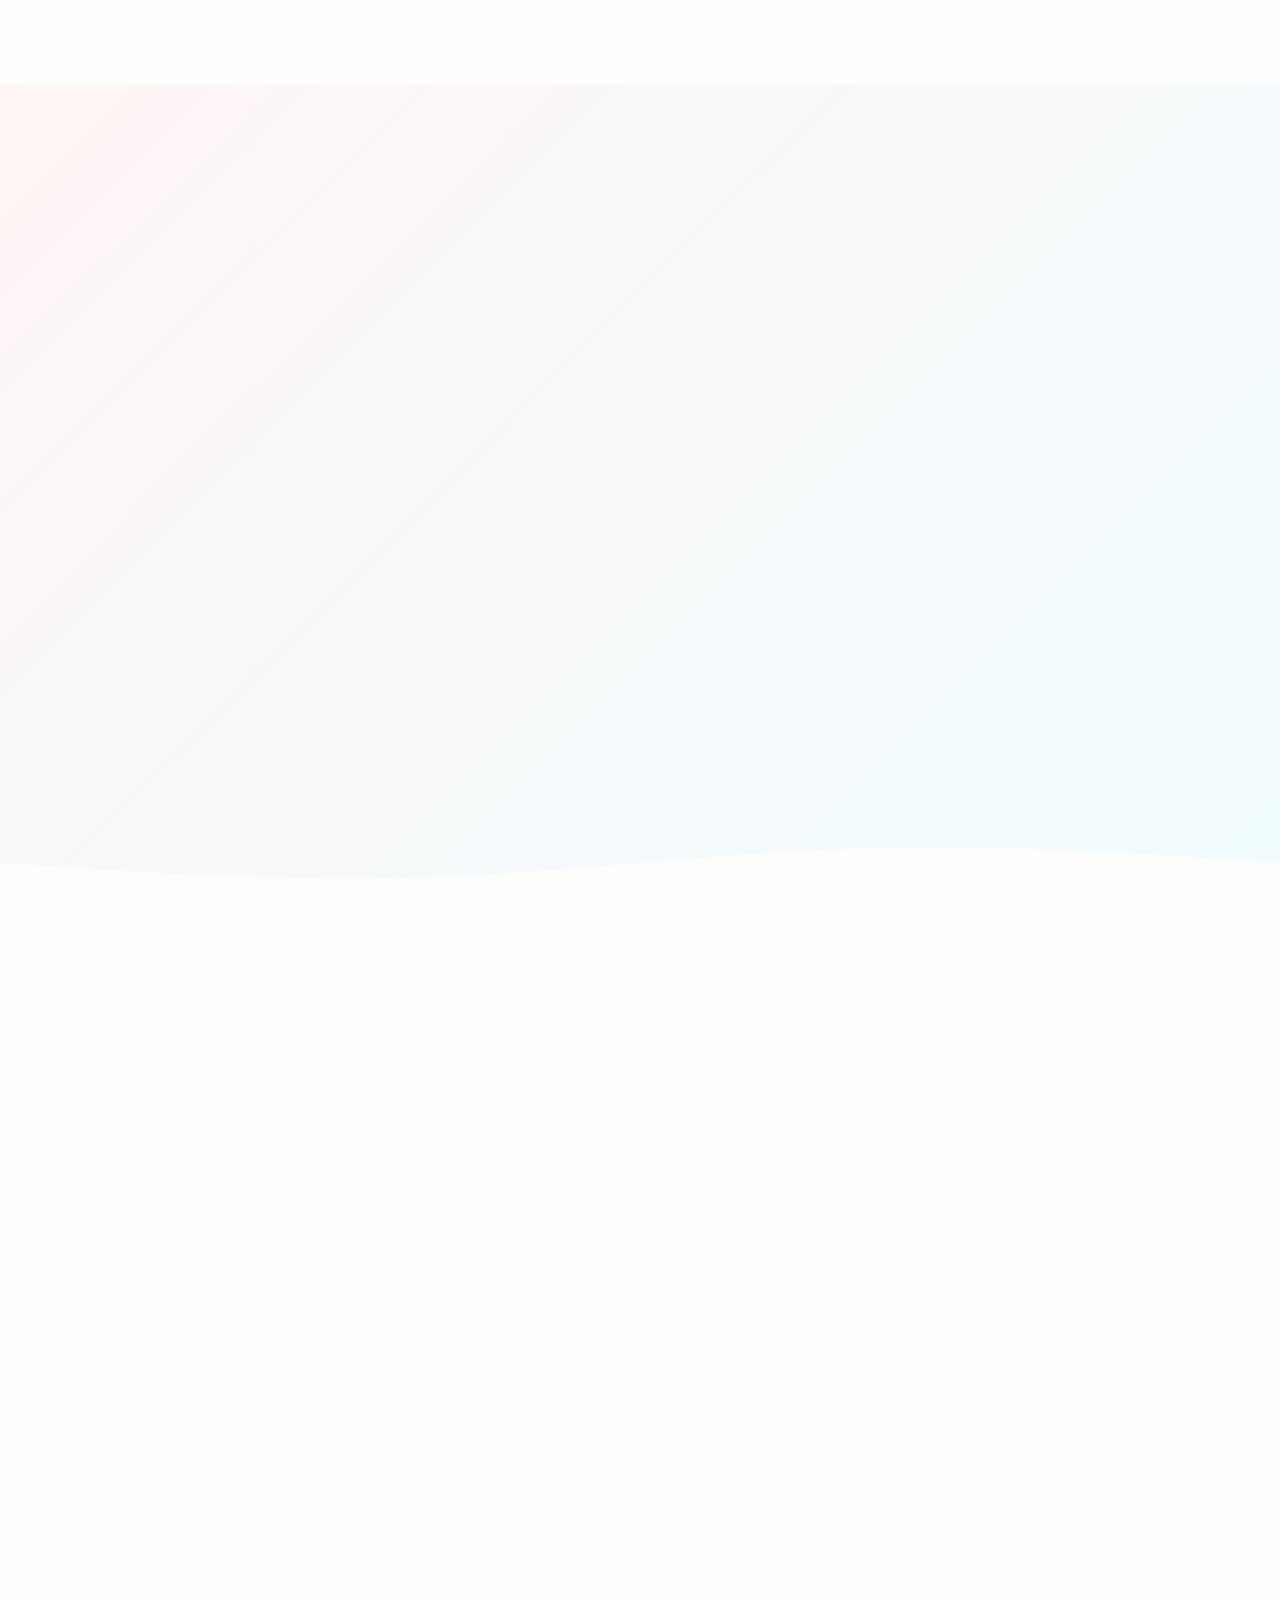
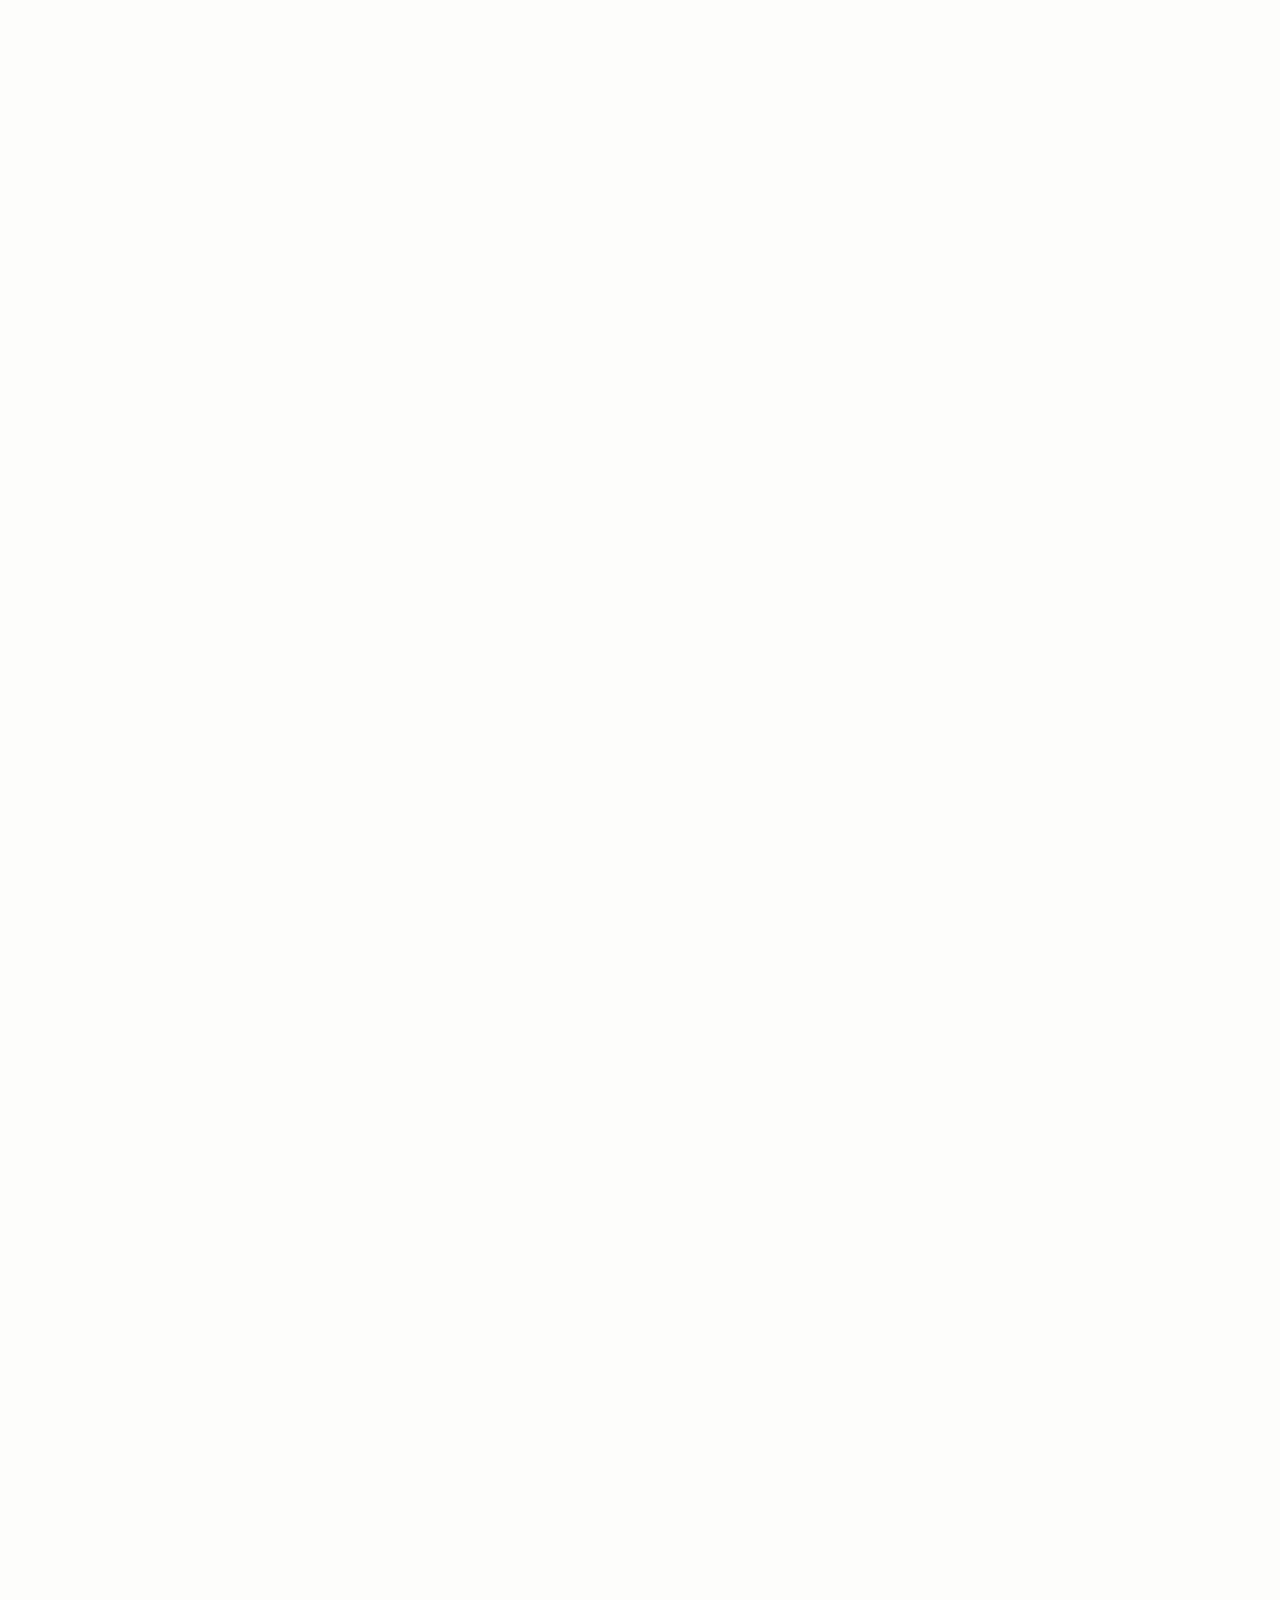
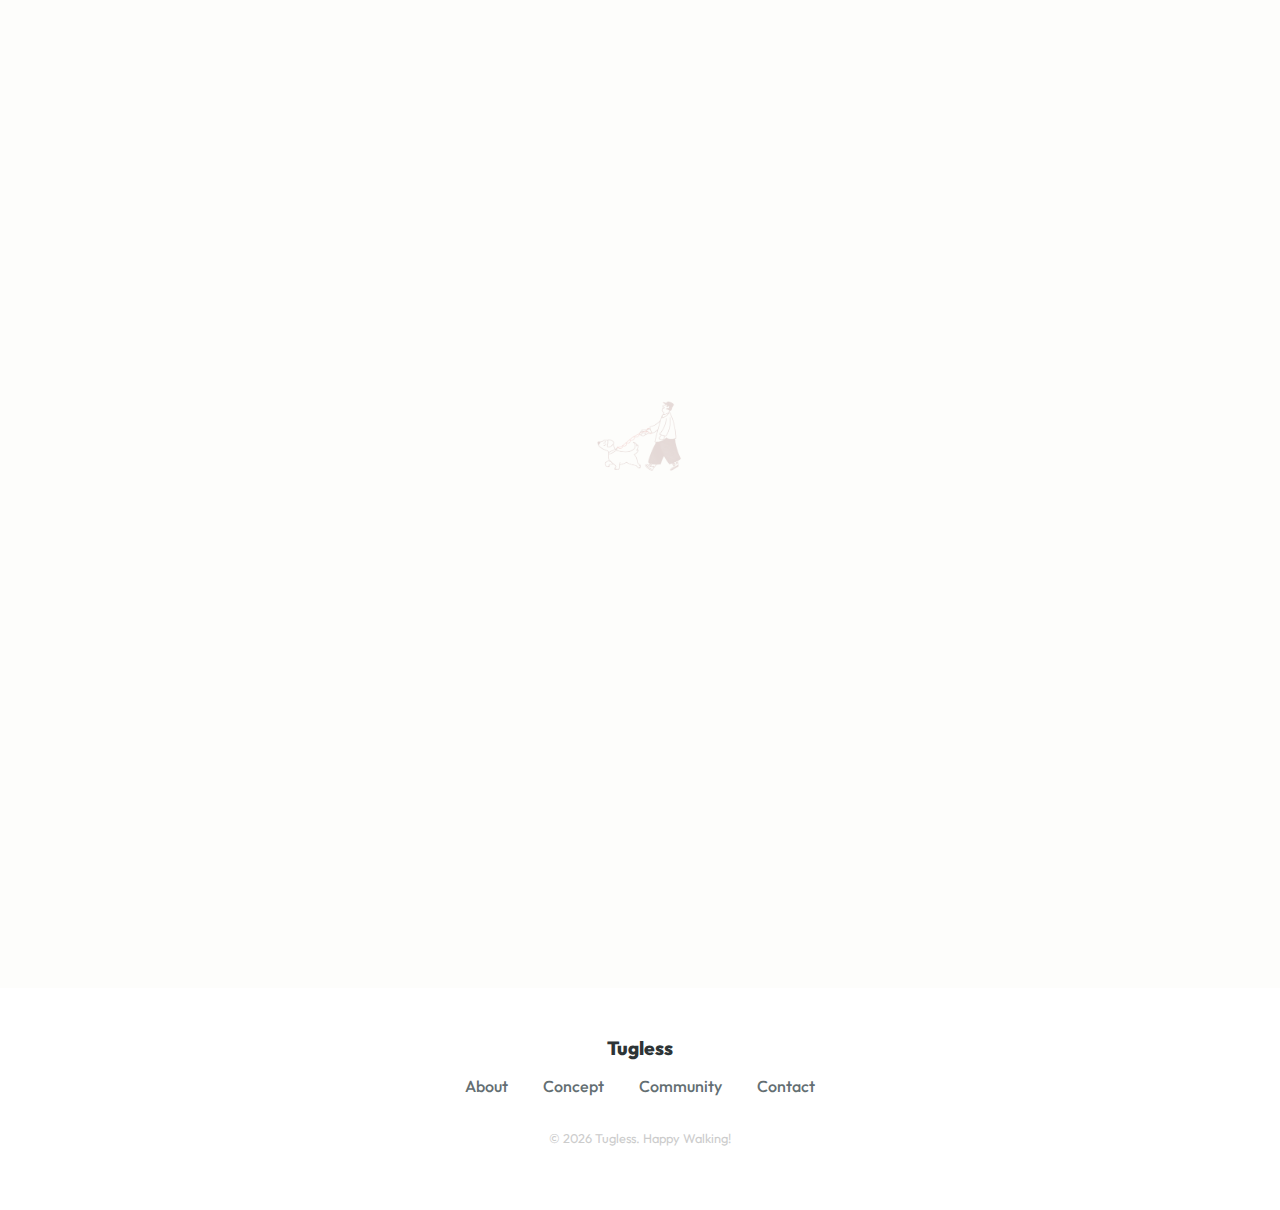
<file: v4.html>
<!DOCTYPE html>
<html lang="en">

<head>
    <meta charset="UTF-8">
    <meta name="viewport" content="width=device-width, initial-scale=1.0">
    <title>Tugless | Walks that feel lighter.</title>
    <link rel="preconnect" href="https://fonts.googleapis.com">
    <link rel="preconnect" href="https://fonts.gstatic.com" crossorigin>
    <link href="https://fonts.googleapis.com/css2?family=Outfit:wght@300;400;600;800&display=swap" rel="stylesheet">
    <link rel="stylesheet" href="v4.css">
    <link rel="stylesheet" href="https://cdnjs.cloudflare.com/ajax/libs/font-awesome/6.4.0/css/all.min.css">
</head>

<body>

    <!-- Nav -->
    <nav class="navbar bounce-in">
        <div class="container nav-flex">
            <div class="logo">TUGLESS</div>
            <div class="nav-links">
                <a href="#how-it-works">How it works</a>
                <a href="#stories">Stories</a>
                <a href="#shop" class="btn-nav">Shop</a>
            </div>
        </div>
    </nav>

    <!-- 1. Hero Section -->
    <header class="hero-v4">
        <div class="container hero-content-v4">
            <div class="hero-text">
                <h1 class="bounce-up">Walks that feel lighter, <span class="text-coral">together.</span></h1>
                <p class="hero-sub bounce-up delay-1">A leash designed for comfort, connection, and calm adventures.</p>
                <div class="hero-cta-group bounce-up delay-2">
                    <button class="btn btn-coral">Explore the Tugless experience</button>
                    <span class="micro-cta"><i class="fa-solid fa-arrow-down-long"></i> Scroll to discover</span>
                </div>
            </div>
            <div class="hero-visual bounce-in delay-3">
                <img src="assets/illustration_man_dog.png" alt="Man walking dog illustration" class="illustration-hero">
                <!-- Decorative floating paws -->
                <i class="fa-solid fa-paw float-icon paw-1"></i>
                <i class="fa-solid fa-paw float-icon paw-2"></i>
            </div>
        </div>
        <svg class="wave-bottom" viewBox="0 0 1440 120" fill="none" xmlns="http://www.w3.org/2000/svg">
            <path
                d="M0,64L80,69.3C160,75,320,85,480,80C640,75,800,53,960,48C1120,43,1280,53,1360,58.7L1440,64L1440,320L1360,320C1280,320,1120,320,960,320C800,320,640,320,480,320C320,320,160,320,80,320L0,320Z"
                fill="#FDFDFB" />
        </svg>
    </header>

    <!-- 2. Emotional Hook -->
    <section class="hook-section section-padding bg-cloud-white fade-in-scroll">
        <div class="container center-text max-w-800">
            <h2 class="title-blob">Walks aren’t just exercise.<br>They’re bonding rituals.</h2>
            <p>But sudden pulling and leash tension disrupt the flow. Tugless absorbs the chaos so you can focus on the
                connection.</p>
        </div>
    </section>

    <!-- 3. Product-in-Use -->
    <section id="how-it-works" class="product-section section-padding fade-in-scroll">
        <div class="container">
            <div class="product-grid">
                <div class="product-info-left">
                    <div class="info-item">
                        <div class="icon-circle bg-mint"><i class="fa-solid fa-arrows-left-right"></i></div>
                        <h3>Dual Control</h3>
                        <p>Switch between short & long modes effortlessly.</p>
                    </div>
                    <div class="info-item">
                        <div class="icon-circle bg-teal"><i class="fa-solid fa-compress-arrows-alt"></i></div>
                        <h3>Jerk Absorption</h3>
                        <p>Special core absorbs sudden shocks.</p>
                    </div>
                </div>

                <div class="product-image-center">
                    <img src="assets/product_full.png" alt="Tugless Leash Full View" class="main-prod-img floating">
                </div>

                <div class="product-info-right">
                    <div class="info-item">
                        <div class="icon-circle bg-yellow"><i class="fa-solid fa-hand-holding"></i></div>
                        <h3>Force Distribution</h3>
                        <p>Protects your wrist from strain.</p>
                    </div>
                    <div class="info-item">
                        <div class="icon-circle bg-coral"><i class="fa-regular fa-face-smile"></i></div>
                        <h3>Joyful Sync</h3>
                        <p>Walk in perfect rhythm.</p>
                    </div>
                </div>
            </div>
            <div class="center-text mt-medium">
                <img src="assets/product_closeup.jpg" alt="Leash Closeup" class="detail-img rounded-playful shadow-pop">
            </div>
        </div>
    </section>

    <!-- 4. How Tugless Helps Cards -->
    <section class="help-section section-padding bg-mint-light fade-in-scroll">
        <div class="container">
            <h2 class="center-text mb-large">Designed for happy paws & hands</h2>
            <div class="cards-flex">
                <div class="play-card">
                    <div class="emoji">🐾</div>
                    <h3>Gentle on Hands</h3>
                </div>
                <div class="play-card">
                    <div class="emoji">🔄</div>
                    <h3>Absorbs Pulls</h3>
                </div>
                <div class="play-card">
                    <div class="emoji">🤝</div>
                    <h3>Better Sync</h3>
                </div>
                <div class="play-card">
                    <div class="emoji">🌈</div>
                    <h3>Joyful Walks</h3>
                </div>
            </div>
        </div>
    </section>

    <!-- 5. Community -->
    <section id="stories" class="community-playful section-padding fade-in-scroll">
        <div class="container center-text">
            <h2>Real stories. Real bonds.</h2>
            <div class="testimonial-carousel">
                <!-- Testimonial 1 -->
                <div class="story-bubble">
                    <img src="assets/testimonial_1.png" alt="User">
                    <div class="rating">⭐⭐⭐⭐⭐</div>
                    <p>"Makes our walks feel like a dance!"</p>
                </div>
                <!-- Testimonial 2 -->
                <div class="story-bubble">
                    <img src="assets/testimonial_2.png" alt="User">
                    <div class="rating">⭐⭐⭐⭐⭐</div>
                    <p>"No more ouch moments."</p>
                </div>
                <!-- Testimonial 3 -->
                <div class="story-bubble">
                    <img src="assets/hero_walking.png" alt="User" style="object-position: top;">
                    <div class="rating">⭐⭐⭐⭐⭐</div>
                    <p>"The red looks so good too!"</p>
                </div>
            </div>
            <button class="btn btn-outline-coral mt-medium">Share your #TuglessStory</button>
        </div>
    </section>

    <!-- 6. Graphic Divider -->
    <div class="graphic-divider">
        <img src="assets/illustration_man_dog.png" alt="Walking together" class="walking-anim">
    </div>

    <!-- 7. Closing CTA -->
    <section class="cta-gradient section-padding center-text fade-in-scroll">
        <div class="container">
            <h1>Walk lighter. Stay connected.</h1>
            <p>Designed for humans who walk with heart.</p>
            <button class="btn btn-white-pill">Discover Tugless</button>
        </div>
    </section>

    <!-- Footer -->
    <footer class="footer-simple">
        <div class="container">
            <span class="brand-footer">Tugless</span>
            <div class="footer-links">
                <a href="#">About</a>
                <a href="#">Concept</a>
                <a href="#">Community</a>
                <a href="#">Contact</a>
            </div>
            <p class="copyright">© 2026 Tugless. Happy Walking!</p>
        </div>
    </footer>

    <script src="script.js"></script>
</body>

</html>
</file>
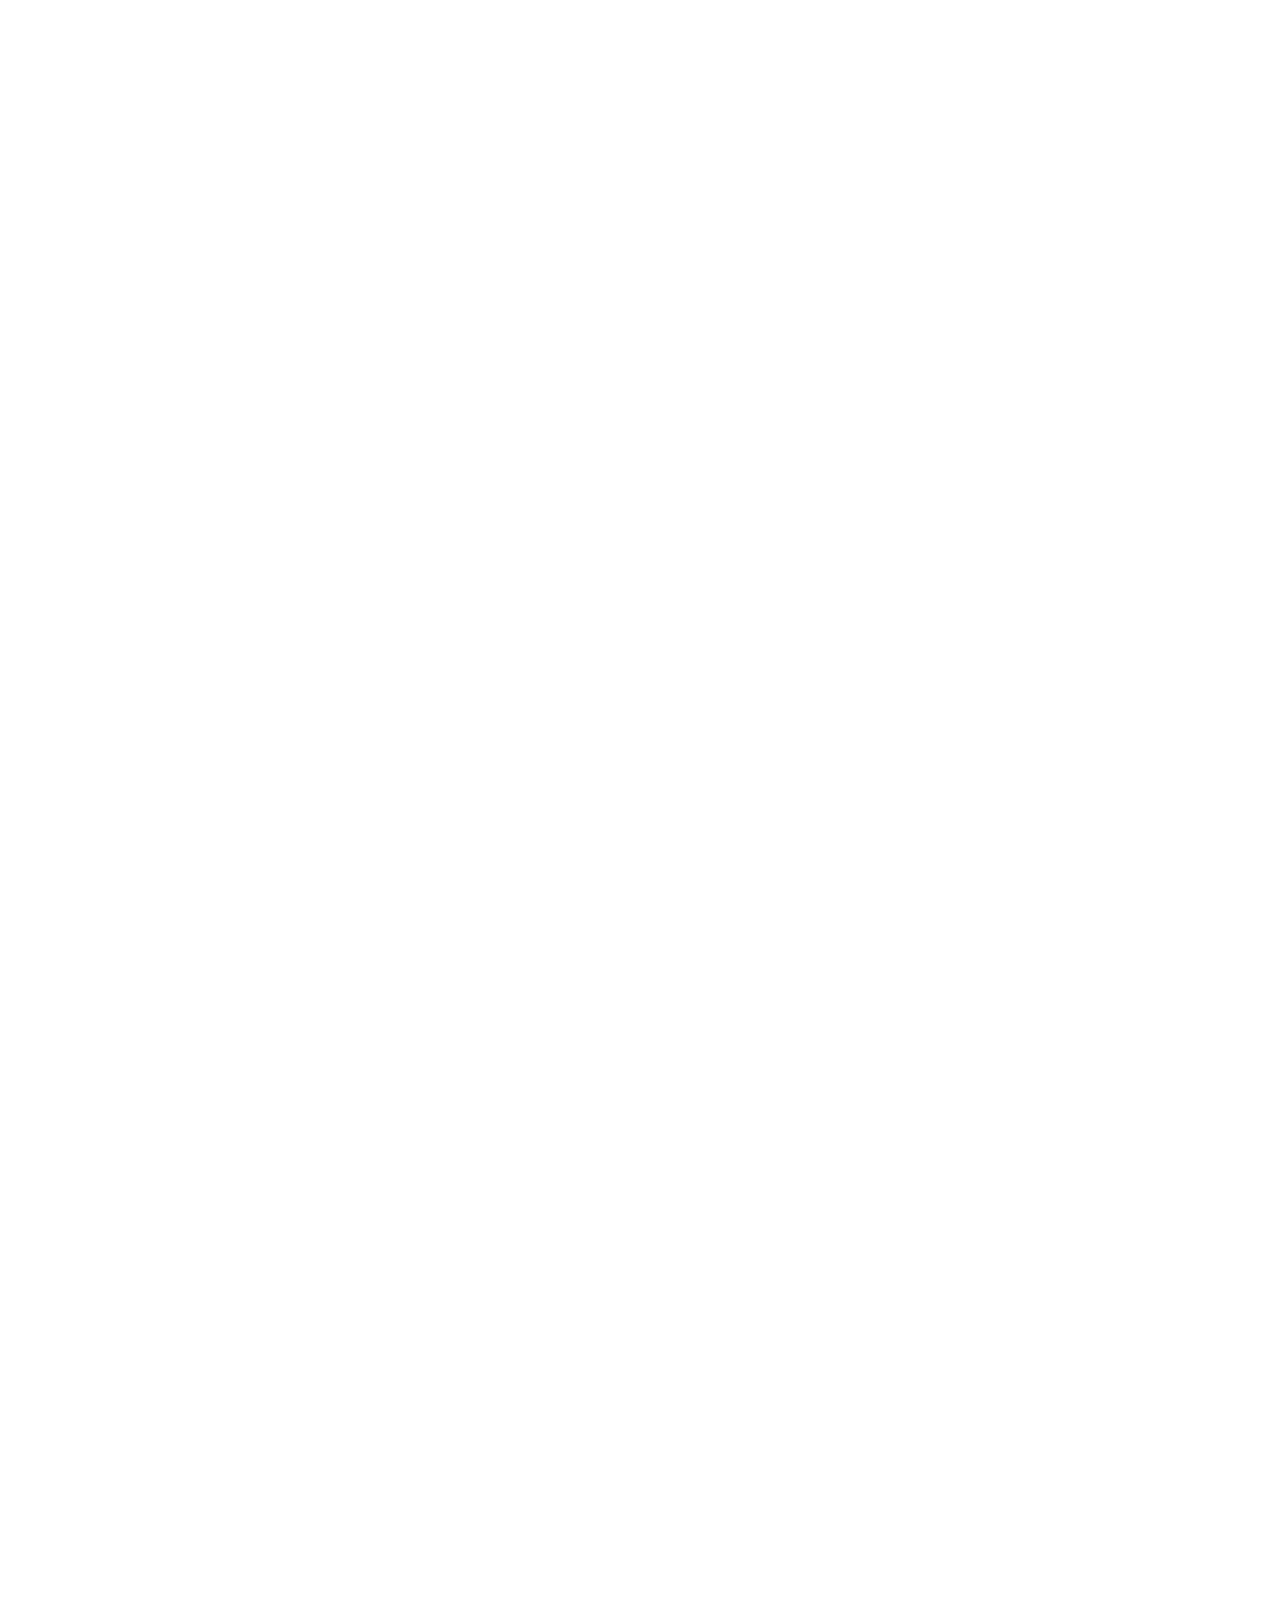
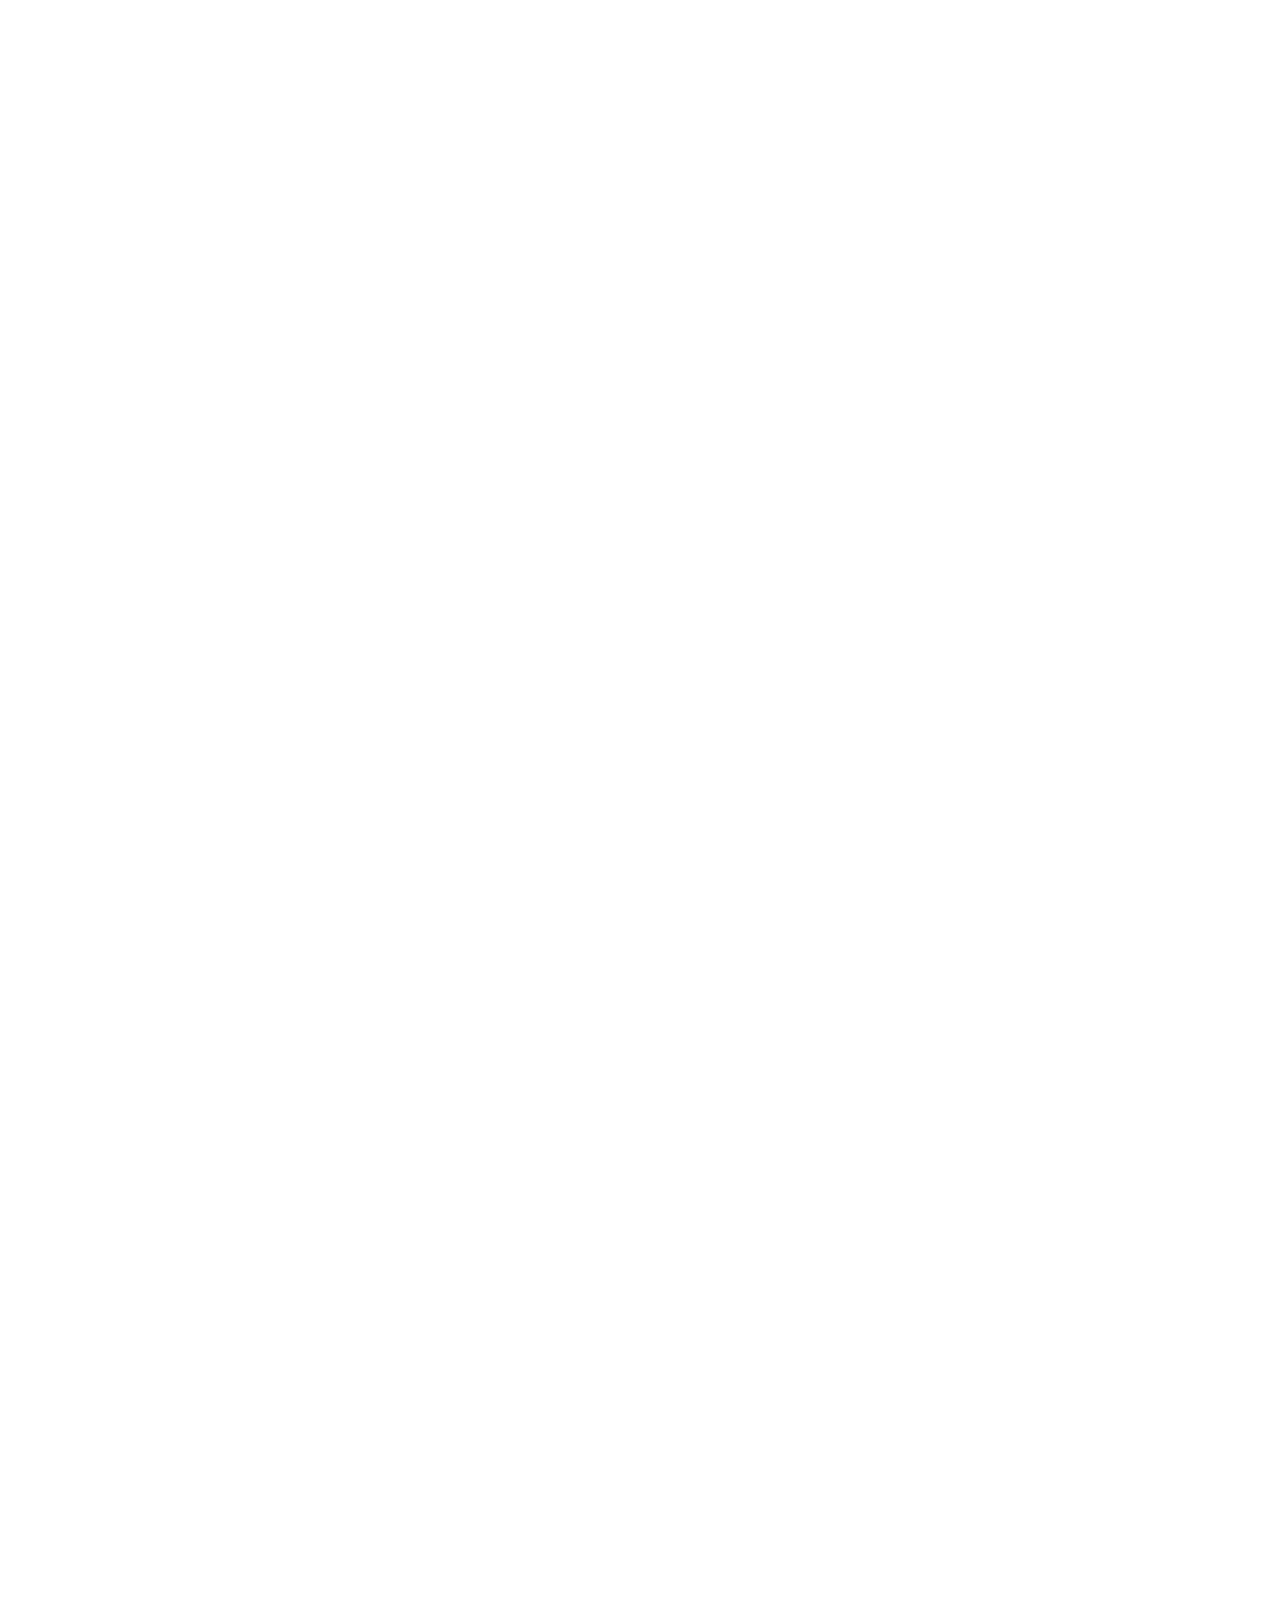
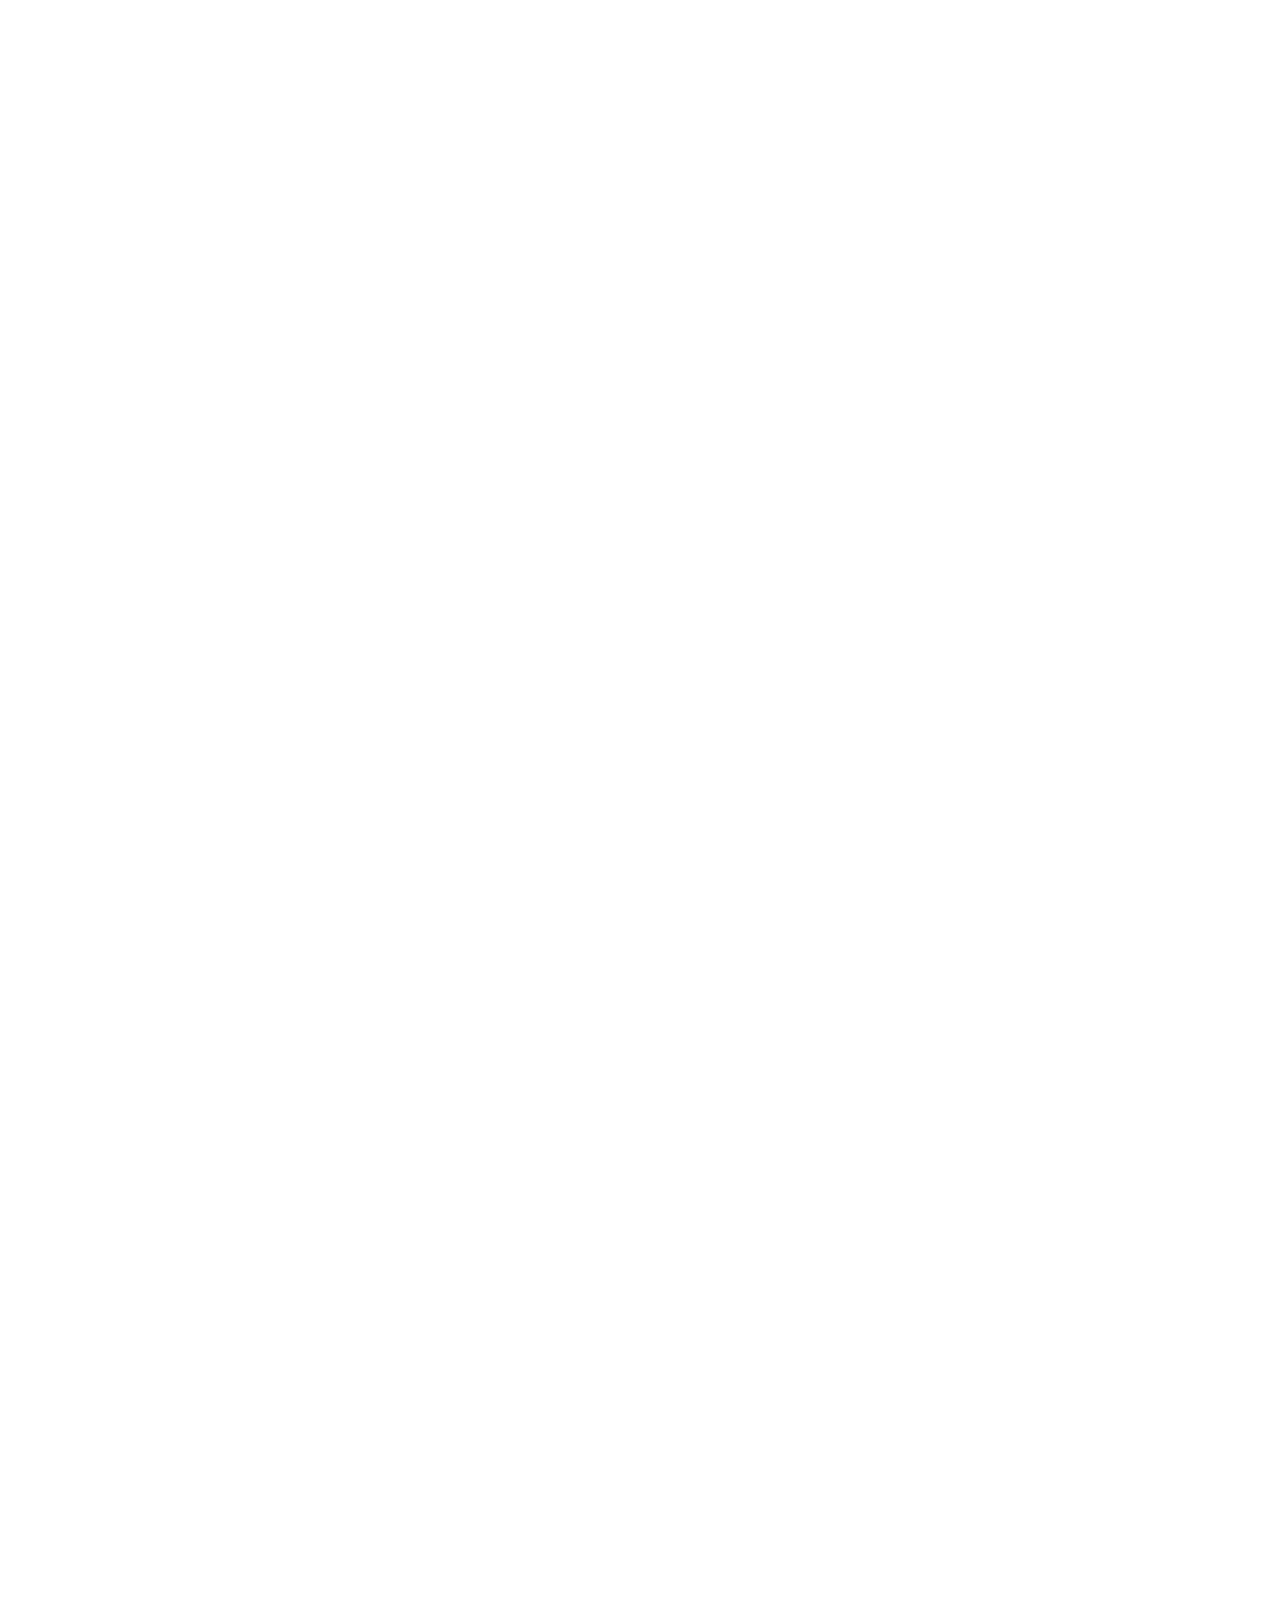
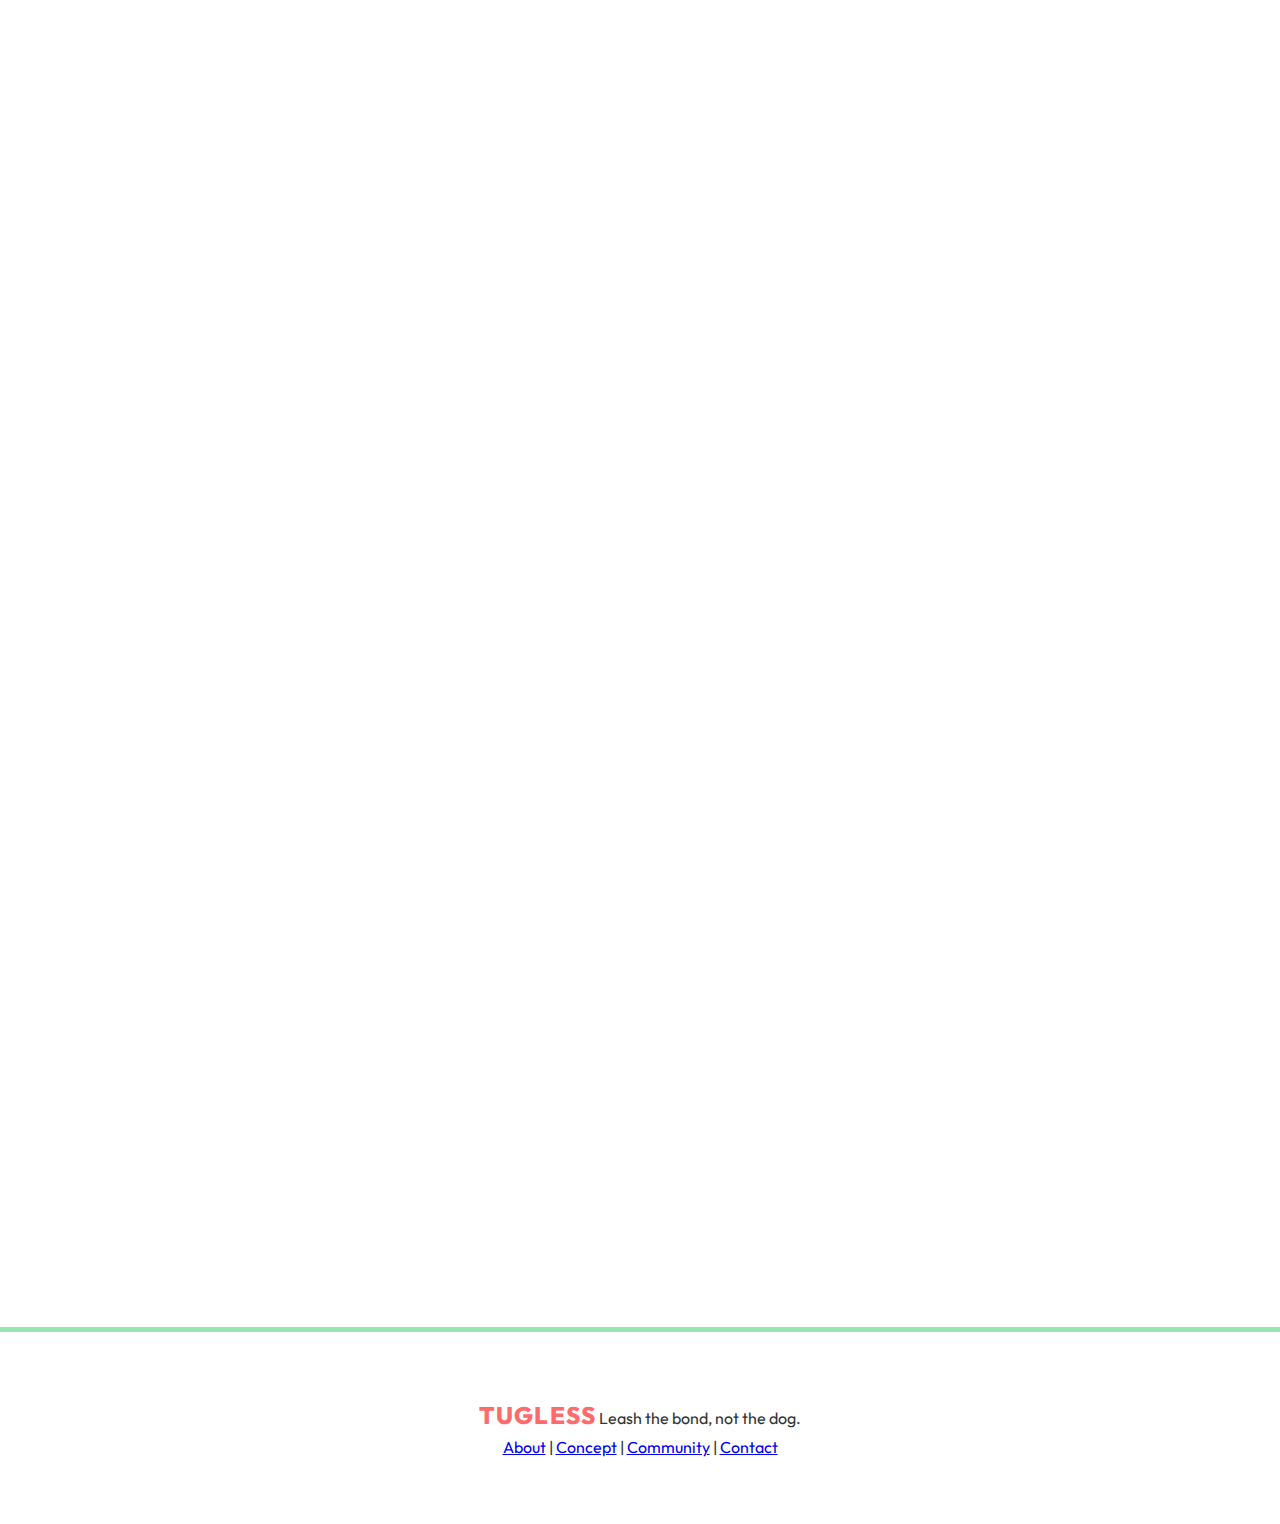
<file: v5.html>
<!DOCTYPE html>
<html lang="en">

<head>
    <meta charset="UTF-8">
    <meta name="viewport" content="width=device-width, initial-scale=1.0">
    <title>Tugless | Walk Differently. Together.</title>
    <link rel="preconnect" href="https://fonts.googleapis.com">
    <link rel="preconnect" href="https://fonts.gstatic.com" crossorigin>
    <link href="https://fonts.googleapis.com/css2?family=Outfit:wght@300;400;600;800&display=swap" rel="stylesheet">
    <link rel="stylesheet" href="v5.css">
    <link rel="stylesheet" href="https://cdnjs.cloudflare.com/ajax/libs/font-awesome/6.4.0/css/all.min.css">
</head>

<body>

    <!-- Nav -->
    <nav class="navbar fade-in">
        <div class="container nav-flex">
            <div class="logo">TUGLESS</div>
            <div class="nav-links">
                <a href="#concept">Concept</a>
                <a href="#community">Community</a>
                <a href="#contact">Contact</a>
            </div>
        </div>
    </nav>

    <!-- 1. Hero Section -->
    <header class="hero-v5 fade-in">
        <div class="hero-overlay-gradient"></div>
        <div class="container hero-content-v5">
            <div class="glass-panel hero-glass fade-up">
                <h1>Your journey,<br><span class="highlight-text">uninterrupted.</span></h1>
                <p class="hero-sub fade-up delay-1">Calm walks. Deep connection. A shared rhythm.</p>
                <a href="#experience" class="btn btn-primary fade-up delay-2">Explore the Tugless experience</a>
            </div>
        </div>
        <!-- Decorative blobs -->
        <div class="blob blob-1"></div>
        <div class="blob blob-2"></div>
    </header>

    <!-- 2. Emotional Context (The Problem) -->
    <section class="bio-section section-padding bg-light-blue relative fade-in-scroll">
        <div class="shape-divider-top">
            <svg data-name="Layer 1" xmlns="http://www.w3.org/2000/svg" viewBox="0 0 1200 120"
                preserveAspectRatio="none">
                <path
                    d="M321.39,56.44c58-10.79,114.16-30.13,172-41.86,82.39-16.72,168.19-17.73,250.45-.39C823.78,31,906.67,72,985.66,92.83c70.05,18.48,146.53,26.09,214.34,3V0H0V27.35A600.21,600.21,0,0,0,321.39,56.44Z"
                    class="shape-fill"></path>
            </svg>
        </div>
        <div class="container grid-2-col-narrow">
            <div class="bio-text relative z-2">
                <h2 class="section-title">Daily walks are meant for <span class="highlight-coral">bonding</span>, not
                    battling.</h2>
                <div class="glass-panel p-medium">
                    <p>We know the feeling. You step out for a peaceful stroll, but sudden pulls and constant tension
                        break
                        the flow. Instead of connecting with your dog, you're managing them.</p>
                    <p>This creates physical strain for your hands and emotional disconnect for both of you.</p>
                </div>
            </div>
            <div class="bio-image relative">
                <div class="blob-bg-image"></div>
                <img src="assets/problem_tension.png" alt="Tension in leash"
                    class="rounded-blob shadow-float hover-bounce" style="position: relative; z-index: 2;">
            </div>
        </div>
    </section>

    <!-- 3. Narrative Reframe (Companion) -->
    <section id="concept" class="reframe-section section-padding bg-mint fade-in-scroll relative">
        <div class="container center-text max-w-800 relative z-2">
            <div class="glass-panel p-large float-animation">
                <div class="icon-header bounce-hover"><i class="fa-solid fa-leaf"></i></div>
                <h2>A <span class="highlight-teal">silent supporter</span> of better walks.</h2>
                <p>Tugless isn't just a leash. It's a tool that adapts to movement rather than controlling it. Designed
                    to
                    protect both your hands and the trust you share, it allows you to focus on the companion beside you.
                </p>
            </div>
        </div>
        <!-- Floating decorative elements -->
        <i class="fa-solid fa-bone floating-icon icon-1"></i>
        <i class="fa-solid fa-dog floating-icon icon-2"></i>
    </section>

    <!-- 4. Informative Features (Playful Cards) -->
    <section class="features-playful section-padding bg-white fade-in-scroll">
        <div class="container">
            <div class="grid-4-col">
                <div class="feature-card glass-panel hover-lift">
                    <div class="icon-circle bg-coral">
                        <i class="fa-solid fa-code-compare"></i>
                    </div>
                    <h3>Dual Control</h3>
                    <p>Short & long leash modes for any environment.</p>
                </div>
                <div class="feature-card glass-panel hover-lift delay-1">
                    <div class="icon-circle bg-teal">
                        <i class="fa-solid fa-wave-square"></i>
                    </div>
                    <h3>Jerk Absorption</h3>
                    <p>Softens sudden pulls before they reach your arm.</p>
                </div>
                <div class="feature-card glass-panel hover-lift delay-2">
                    <div class="icon-circle bg-blue">
                        <i class="fa-solid fa-hand-holding-heart"></i>
                    </div>
                    <h3>Force Distribution</h3>
                    <p>Ergonomic grip designed for natural comfort.</p>
                </div>
                <div class="feature-card glass-panel hover-lift delay-3">
                    <div class="icon-circle bg-lime">
                        <i class="fa-solid fa-music"></i>
                    </div>
                    <h3>Synchronization</h3>
                    <p>Tactile feedback that helps you walk in rhythm.</p>
                </div>
            </div>
        </div>
    </section>

    <!-- 5. Experience Section (Before vs After) -->
    <section id="experience" class="experience-section section-padding bg-light-gray fade-in-scroll">
        <div class="container">
            <h2 class="center-text mb-large">What changes with <span class="brand-text">Tugless</span>?</h2>
            <div class="grid-2-col">
                <div class="exp-card before glass-panel tilt-card">
                    <h4 class="text-coral">The Old Walk</h4>
                    <ul>
                        <li><i class="fa-solid fa-xmark circle-check fail"></i> Sudden jerks hurting your wrist</li>
                        <li><i class="fa-solid fa-xmark circle-check fail"></i> Constant correction & tension</li>
                        <li><i class="fa-solid fa-xmark circle-check fail"></i> Focusing on the leash, not the dog</li>
                    </ul>
                </div>
                <div class="exp-card after glass-panel active-card tilt-card">
                    <h4 class="text-teal">The Tugless Walk</h4>
                    <ul>
                        <li><i class="fa-solid fa-check circle-check success"></i> Calm pace & shared enjoyment</li>
                        <li><i class="fa-solid fa-check circle-check success"></i> Better eye contact</li>
                        <li><i class="fa-solid fa-check circle-check success"></i> A feeling of "we" instead of "me vs
                            you"</li>
                    </ul>
                </div>
            </div>
        </div>
    </section>

    <!-- 6. Community / Trust -->
    <section id="community" class="community-section section-padding fade-in-scroll relative">
        <div class="blob-bg-large"></div>
        <div class="container center-text relative z-2">
            <h2>Real Stories, <span class="highlight-marker">Real Bonds</span></h2>
            <div class="testimonial-row">
                <div class="testi-blob glass-panel float-delay-1">
                    <img src="assets/testimonial_1.png" alt="Owner and Dog">
                    <p>"Changed our mornings completely."</p>
                </div>
                <div class="testi-blob glass-panel float-delay-2">
                    <img src="assets/testimonial_2.png" alt="Owner and Dog">
                    <p>"Finally, a walk that feels like a walk."</p>
                </div>
                <div class="testi-blob glass-panel float-delay-3">
                    <img src="assets/hero_walking.png" alt="Owner and Dog" style="object-position: top;">
                    <p>"Gentle not just for him, but for me too."</p>
                </div>
            </div>
        </div>
    </section>

    <!-- 7. CTA Section -->
    <section class="final-cta-v5 section-padding center-text bg-gradient-playful fade-in-scroll">
        <div class="container">
            <h2 class="text-white">Walk differently. Together.</h2>
            <p class="text-white opacity-90">Join the Tugless way of walking.</p>
            <div class="cta-wrapper mt-medium">
                <button class="btn btn-white bounce-on-hover">Explore Tugless</button>
            </div>
        </div>
    </section>

    <!-- 8. Footer -->
    <footer class="footer-playful">
        <div class="container footer-content">
            <span class="brand">TUGLESS</span>
            <span class="philosophy">Leash the bond, not the dog.</span>
            <div class="footer-nav">
                <a href="#">About</a> | <a href="#">Concept</a> | <a href="#">Community</a> | <a href="#">Contact</a>
            </div>
        </div>
    </footer>

    <script src="script.js"></script>
</body>

</html>
</file>
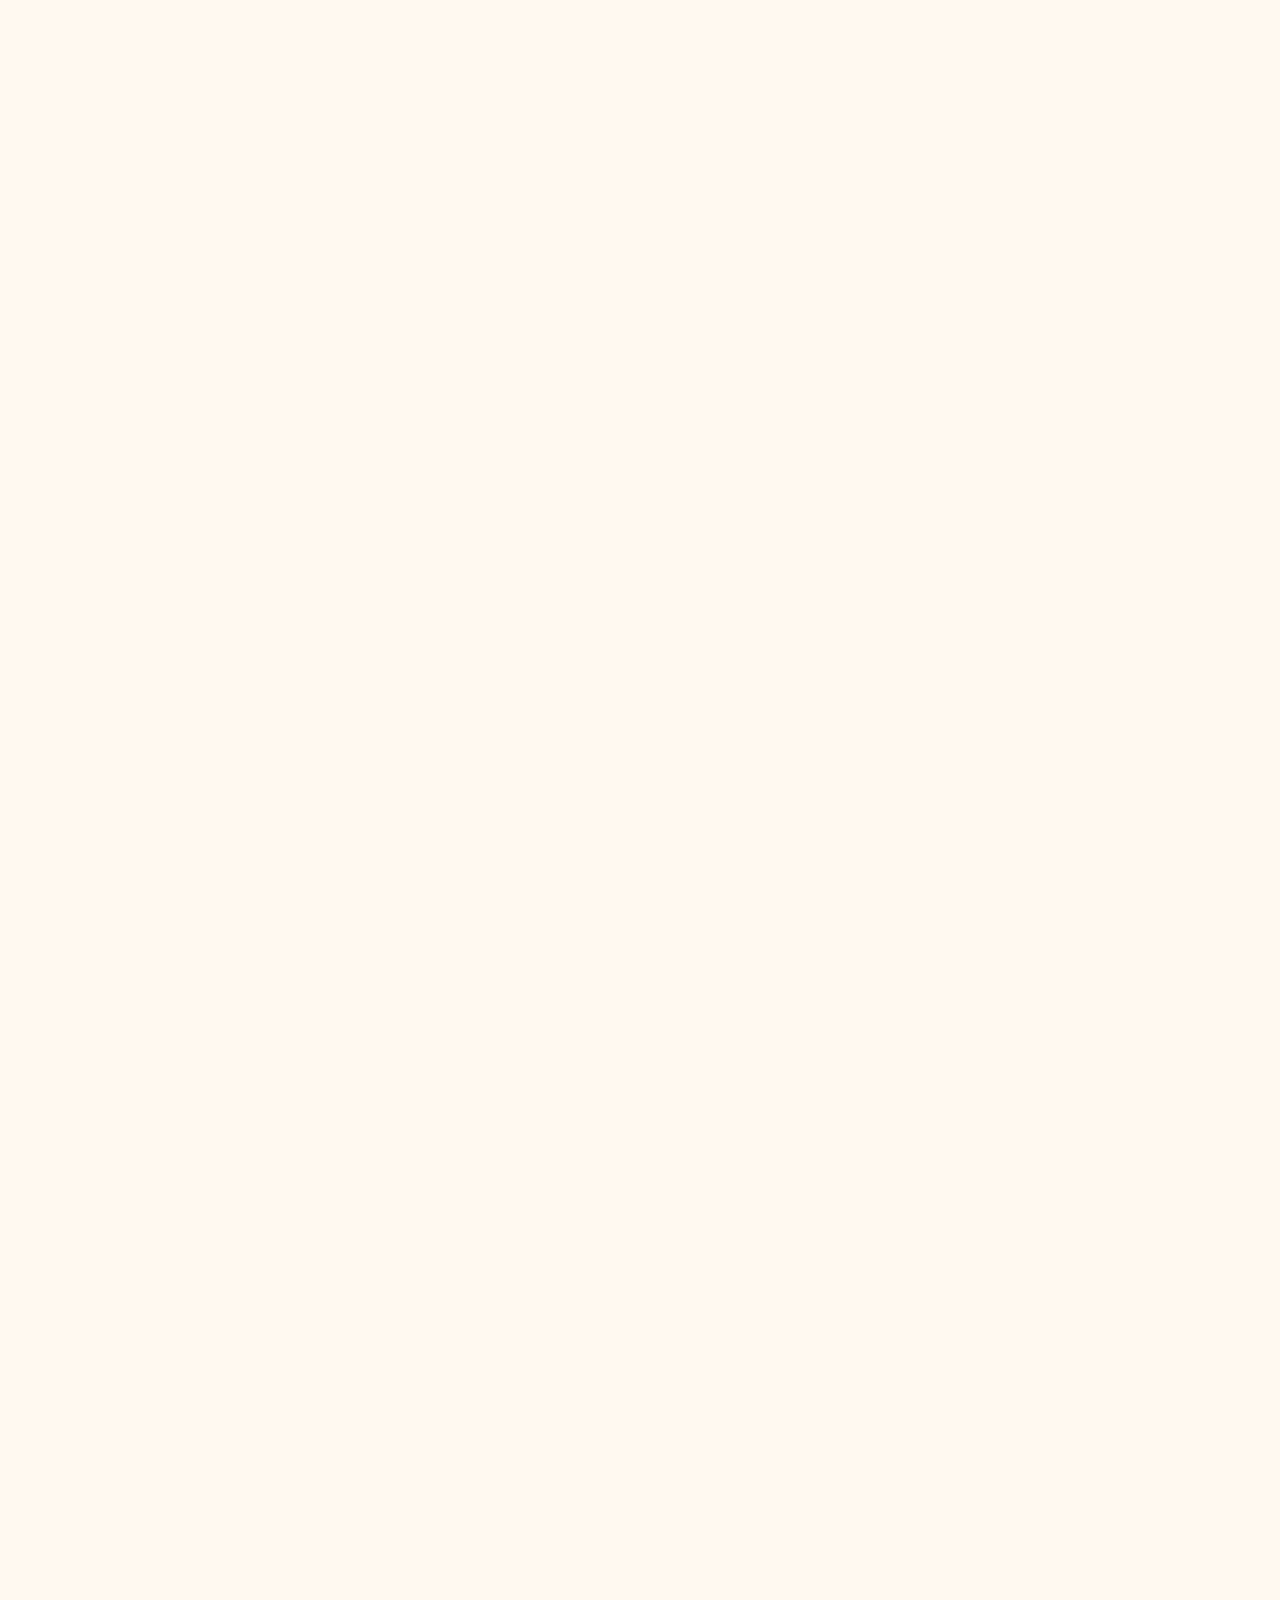
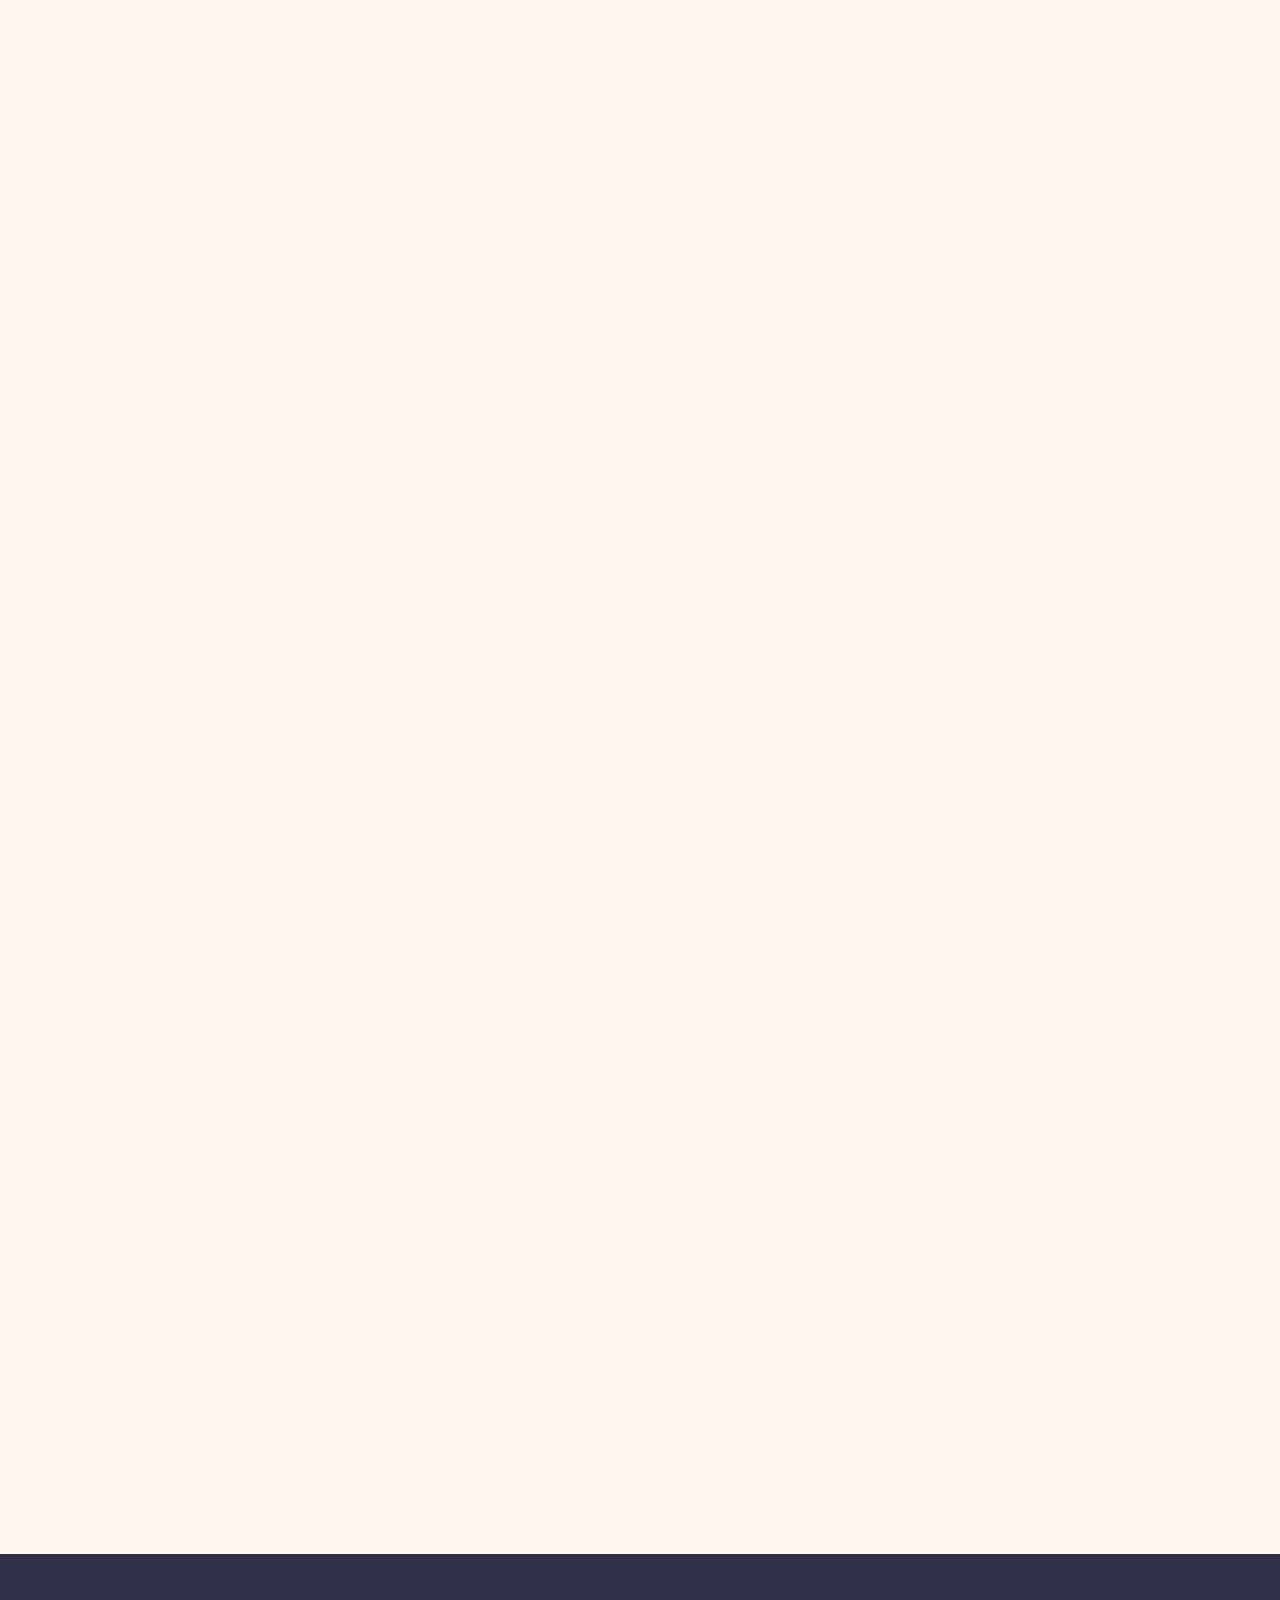
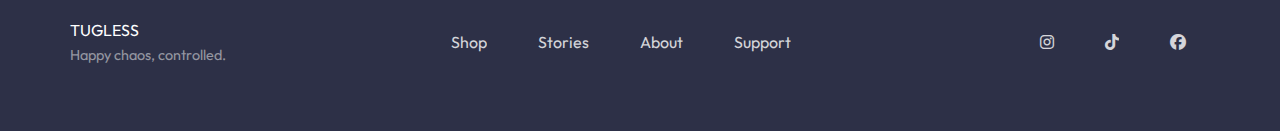
<file: v6.html>
<!DOCTYPE html>
<html lang="en">

<head>
    <meta charset="UTF-8">
    <meta name="viewport" content="width=device-width, initial-scale=1.0">
    <title>Tugless | Happy Walks, Together.</title>
    <link rel="preconnect" href="https://fonts.googleapis.com">
    <link rel="preconnect" href="https://fonts.gstatic.com" crossorigin>
    <link href="https://fonts.googleapis.com/css2?family=Outfit:wght@400;500;700;900&display=swap" rel="stylesheet">
    <link rel="stylesheet" href="v6.css">
    <link rel="stylesheet" href="https://cdnjs.cloudflare.com/ajax/libs/font-awesome/6.4.0/css/all.min.css">
</head>

<body>

    <!-- Nav -->
    <nav class="navbar fade-in">
        <div class="container nav-flex">
            <div class="logo">TUGLESS</div>
            <div class="nav-links">
                <a href="#stories">Real Stories</a>
                <a href="#experience">Experience</a>
                <a href="#shop" class="btn-nav">Shop Tugless</a>
            </div>
        </div>
    </nav>

    <!-- 1. Hero Section -->
    <header class="hero-v6 fade-in">
        <div class="container hero-grid">
            <div class="hero-text fade-up">
                <h1>Walks that feel <span class="highlight-wiggle">lighter</span>, together.</h1>
                <p class="hero-sub fade-up delay-1">A leash designed for comfort, connection, and calm adventures. No
                    more battles, just happy chaos.</p>
                <div class="hero-actions fade-up delay-2">
                    <a href="#experience" class="btn btn-primary bounce-hover">Explore the Tugless experience</a>
                    <a href="#stories" class="btn btn-secondary bounce-hover">See real stories</a>
                </div>
            </div>
            <div class="hero-visual fade-in delay-2">
                <div class="blob-bg-anim"></div>
                <div class="paw-trail">
                    <i class="fa-solid fa-paw paw p1"></i>
                    <i class="fa-solid fa-paw paw p2"></i>
                    <i class="fa-solid fa-paw paw p3"></i>
                    <i class="fa-solid fa-paw paw p4"></i>
                </div>
                <!-- Updated with user's graphic -->
                <img src="assets/hero_illustration.png" alt="Happy Dog Walker" class="hero-img floating z-2 relative">
            </div>
        </div>
    </header>

    <!-- 2. Real Stories (Emphasized) -->
    <section id="stories" class="stories-section section-padding bg-warm-texture fade-in-scroll">
        <div class="container">
            <div class="section-header center-text">
                <div class="badge-pill">Community Love</div>
                <h2>Real Stories, Real Bonds</h2>
                <p>Join thousands of happy walkers who found their rhythm.</p>
            </div>

            <div class="stories-grid">
                <!-- Story 1 -->
                <div class="story-card glass-panel hover-tilt">
                    <div class="story-img">
                        <img src="assets/testimonial_1.png" alt="Happy Owner">
                        <div class="rating">
                            <i class="fa-solid fa-star"></i>
                            <i class="fa-solid fa-star"></i>
                            <i class="fa-solid fa-star"></i>
                            <i class="fa-solid fa-star"></i>
                            <i class="fa-solid fa-star"></i>
                        </div>
                    </div>
                    <div class="story-content">
                        <p class="quote">"It went from a tug-of-war to a dance. My shoulder finally feels safe!"</p>
                        <span class="author">- Sarah & Buster</span>
                    </div>
                </div>

                <!-- Story 2 -->
                <div class="story-card glass-panel hover-tilt delay-1">
                    <div class="story-img">
                        <img src="assets/testimonial_2.png" alt="Happy Owner">
                        <div class="rating">
                            <i class="fa-solid fa-star"></i>
                            <i class="fa-solid fa-star"></i>
                            <i class="fa-solid fa-star"></i>
                            <i class="fa-solid fa-star"></i>
                            <i class="fa-solid fa-star"></i>
                        </div>
                    </div>
                    <div class="story-content">
                        <p class="quote">"I never realized how much tension we had until it was gone. Pure joy."</p>
                        <span class="author">- Mike & Luna</span>
                    </div>
                </div>

                <!-- Story 3 -->
                <div class="story-card glass-panel hover-tilt delay-2">
                    <div class="story-img">
                        <img src="assets/hero_walking.png" alt="Happy Owner" style="object-position: top;">
                        <div class="rating">
                            <i class="fa-solid fa-star"></i>
                            <i class="fa-solid fa-star"></i>
                            <i class="fa-solid fa-star"></i>
                            <i class="fa-solid fa-star"></i>
                            <i class="fa-solid fa-star"></i>
                        </div>
                    </div>
                    <div class="story-content">
                        <p class="quote">"The best investment for our morning routine. Simple and effective."</p>
                        <span class="author">- Jen & Cooper</span>
                    </div>
                </div>
            </div>

            <div class="cta-mini center-text mt-medium">
                <a href="#" class="link-arrow">Share your #TuglessStory <i class="fa-solid fa-arrow-right"></i></a>
            </div>
        </div>
    </section>

    <!-- 3. Experience / Features -->
    <section id="experience" class="experience-v6 section-padding bg-white relative fade-in-scroll">
        <svg class="curve-top" viewBox="0 0 1440 100" fill="none" xmlns="http://www.w3.org/2000/svg">
            <path d="M0,60 C320,120 440,20 720,60 C1000,100 1120,0 1440,40 L1440,100 L0,100 Z" fill="#FFFFFF"
                transform="scale(1,-1) translate(0,-100)" />
        </svg>

        <div class="container">
            <div class="experience-layout">
                <div class="exp-image z-2 relative">
                    <img src="assets/problem_tension.png" alt="Leash Detail" class="rounded-organic shadow-float">
                </div>
                <div class="exp-content z-2">
                    <h2>Why walks work better with Tugless.</h2>
                    <div class="feature-list">
                        <div class="feature-item glass-mini slide-in-right">
                            <div class="icon-box bg-coral"><i class="fa-solid fa-minimize"></i></div>
                            <div class="text">
                                <h3>Dual Control</h3>
                                <p>Switch between freedom and close control instantly.</p>
                            </div>
                        </div>
                        <div class="feature-item glass-mini slide-in-right delay-1">
                            <div class="icon-box bg-teal"><i class="fa-solid fa-wave-square"></i></div>
                            <div class="text">
                                <h3>Jerk Absorption</h3>
                                <p>Elastic tech that softens the startle.</p>
                            </div>
                        </div>
                        <div class="feature-item glass-mini slide-in-right delay-2">
                            <div class="icon-box bg-sky"><i class="fa-solid fa-handshake"></i></div>
                            <div class="text">
                                <h3>Better Connection</h3>
                                <p>Designed for synch, not just restraint.</p>
                            </div>
                        </div>
                    </div>
                </div>
            </div>
        </div>
    </section>

    <!-- 4. Community CTA -->
    <section class="pack-section section-padding bg-gradient-fun center-text fade-in-scroll">
        <div class="container text-white">
            <i class="fa-solid fa-paw fa-3x mb-small bounce"></i>
            <h2>Ready to join the pack?</h2>
            <p>Make every walk a happy memory.</p>
            <div class="footer-actions mt-medium">
                <button class="btn btn-white-scale">Join the Tugless Pack</button>
                <button class="btn btn-outline-white">Shop Tugless</button>
            </div>

            <div class="ugc-strip mt-large">
                <!-- Simulated UGC thumbnails -->
                <div class="ugc-thumb" style="background-image: url('assets/testimonial_1.png')"></div>
                <div class="ugc-thumb" style="background-image: url('assets/testimonial_2.png')"></div>
                <div class="ugc-thumb" style="background-image: url('assets/hero_walking.png')"></div>
                <div class="ugc-thumb" style="background-image: url('assets/problem_tension.png')"></div>
            </div>
        </div>
    </section>

    <!-- Footer -->
    <footer class="footer-joy">
        <div class="container footer-flex">
            <div class="brand-col">
                <span class="logo-footer">TUGLESS</span>
                <p>Happy chaos, controlled.</p>
            </div>
            <div class="links-col">
                <a href="#">Shop</a>
                <a href="#">Stories</a>
                <a href="#">About</a>
                <a href="#">Support</a>
            </div>
            <div class="social-col">
                <a href="#"><i class="fa-brands fa-instagram"></i></a>
                <a href="#"><i class="fa-brands fa-tiktok"></i></a>
                <a href="#"><i class="fa-brands fa-facebook"></i></a>
            </div>
        </div>
    </footer>

    <script src="script.js"></script>
</body>

</html>
</file>
<file: v2.css>
:root {
    --white: #ffffff;
    --text-dark: #333333;
    --text-muted: #666666;
    --brand-beige: #FDFCF8;
    --brand-overlay: rgba(0, 0, 0, 0.2);
    --soft-blue: #A8C0C0;
    /* From icon color in reference */
    --btn-pill-bg: #EAECEB;
    --btn-pill-text: #4A5553;

    --font-main: 'Outfit', sans-serif;
}

* {
    margin: 0;
    padding: 0;
    box-sizing: border-box;
}

body {
    font-family: var(--font-main);
    color: var(--text-dark);
    background-color: #F8F8F8;
    /* Light gray bg from reference */
}

/* Typography */
h1 {
    font-size: 3.5rem;
    font-weight: 700;
    line-height: 1.2;
    margin-bottom: 1rem;
}

h2 {
    font-size: 2.5rem;
    font-weight: 600;
    margin-bottom: 2rem;
}

p {
    font-size: 1.1rem;
    line-height: 1.6;
}

/* Utilities */
.container {
    max-width: 1200px;
    margin: 0 auto;
    padding: 0 2rem;
}

.section-padding-large {
    padding: 6rem 0;
}

.center-text {
    text-align: center;
}

/* Nav */
.navbar {
    padding: 1.5rem 0;
    background: #fff;
}

.nav-flex {
    display: flex;
    justify-content: space-between;
    align-items: center;
}

.logo {
    font-size: 1.8rem;
    font-weight: 400;
    letter-spacing: -0.02em;
}

.nav-links a {
    text-decoration: none;
    color: var(--text-dark);
    margin-left: 2rem;
    font-size: 0.95rem;
}

/* Hero V2 */
.hero-v2 {
    position: relative;
    height: 80vh;
    background-image: url('assets/hero_walking.png');
    background-size: cover;
    background-position: center;
    color: #fff;
    display: flex;
    align-items: center;
}

.hero-overlay {
    position: absolute;
    top: 0;
    left: 0;
    right: 0;
    bottom: 0;
    background: linear-gradient(to right, rgba(0, 0, 0, 0.4) 0%, rgba(0, 0, 0, 0) 60%);
}

.hero-content-v2 {
    position: relative;
    z-index: 2;
    width: 100%;
}

.hero-sub {
    font-size: 1.25rem;
    opacity: 0.9;
    margin-top: 1rem;
}

/* Features Split */
.features-v2 {
    background: #fff;
}

.grid-split {
    display: grid;
    grid-template-columns: 1fr 1fr;
    gap: 4rem;
    align-items: center;
}

.feature-main-img {
    width: 100%;
    border-radius: 24px;
    box-shadow: 0 10px 30px rgba(0, 0, 0, 0.05);
}

.feature-list-v2 {
    list-style: none;
    margin: 2rem 0;
}

.feature-list-v2 li {
    display: flex;
    gap: 1.5rem;
    margin-bottom: 2rem;
    align-items: flex-start;
}

.icon-soft-blue {
    color: var(--soft-blue);
    font-size: 1.5rem;
    margin-top: 0.2rem;
}

.feat-text strong {
    display: block;
    font-size: 1.1rem;
    margin-bottom: 0.2rem;
}

.feat-text span {
    font-size: 0.95rem;
    color: var(--text-muted);
}

.btn-soft-pill {
    background: var(--btn-pill-bg);
    color: var(--btn-pill-text);
    padding: 1rem 2.5rem;
    border-radius: 50px;
    border: none;
    font-size: 1rem;
    font-weight: 500;
    cursor: pointer;
    transition: background 0.2s;
}

.btn-soft-pill:hover {
    background: #D8DCDA;
}

/* Testimonials */
.testimonials-v2 {
    background: #F6F6F6;
}

/* Subtle texture/color */
.testimonial-grid {
    display: grid;
    grid-template-columns: repeat(3, 1fr);
    gap: 2rem;
    margin-top: 3rem;
}

.testi-card {
    display: flex;
    flex-direction: column;
    align-items: center;
}

.img-circle-wrapper {
    width: 200px;
    height: 200px;
    border-radius: 50%;
    overflow: hidden;
    margin-bottom: 1.5rem;
    border: 4px solid #fff;
    box-shadow: 0 4px 15px rgba(0, 0, 0, 0.05);
}

.img-circle-wrapper img {
    width: 100%;
    height: 100%;
    object-fit: cover;
}

.stars {
    color: #333;
    letter-spacing: 2px;
    margin-bottom: 0.5rem;
    font-size: 0.9rem;
}

.quote {
    font-style: italic;
    margin-bottom: 0.5rem;
    max-width: 250px;
}

.handle {
    font-size: 0.9rem;
    color: var(--text-muted);
}

.social-cta {
    margin-top: 4rem;
}

.btn-outline-soft {
    background: #EAEBEC;
    /* Soft blueish gray */
    padding: 1rem 2rem;
    border-radius: 50px;
    border: none;
    font-weight: 600;
    color: #4A5553;
    cursor: pointer;
}

.join-comm {
    margin-top: 1rem;
    font-size: 0.9rem;
    color: var(--text-muted);
}

/* Footer */
.footer-v2 {
    background: #fff;
    padding: 2rem 0;
    border-top: 1px solid #eee;
}

.footer-flex {
    display: flex;
    justify-content: space-between;
    align-items: center;
}

.footer-links a {
    text-decoration: none;
    color: var(--text-dark);
    margin: 0 1.5rem;
    font-size: 0.9rem;
}

.social-icon {
    font-size: 1.5rem;
    color: #333;
    cursor: pointer;
}

/* Mobile */
@media (max-width: 768px) {
    .grid-split {
        grid-template-columns: 1fr;
    }

    .testimonial-grid {
        grid-template-columns: 1fr;
        gap: 4rem;
    }

    .hero-v2 h1 {
        font-size: 2.5rem;
    }

    .footer-flex {
        flex-direction: column;
        gap: 1.5rem;
    }
}
</file>
<file: v3.css>
:root {
    --bg-warm-white: #FDFDFB;
    --bg-warm-beige: #F4F1EA;
    --bg-soft-green: #E8EFEA;
    --text-main: #4A4A4A;
    --text-soft: #7A7A7A;
    --accent: #8FA395;

    --font-heading: 'Outfit', sans-serif;
    --font-body: 'Outfit', sans-serif;

    --spacing-section: 6rem;
    --radius-soft: 20px;
}

body {
    background-color: var(--bg-warm-white);
    color: var(--text-main);
    font-family: var(--font-body);
    line-height: 1.7;
    margin: 0;
}

h1,
h2,
h3,
h4 {
    font-weight: 500;
    line-height: 1.25;
    letter-spacing: -0.01em;
}

h1 {
    font-size: 3.5rem;
}

h2 {
    font-size: 2.5rem;
    margin-bottom: 1.5rem;
}

h3 {
    font-size: 1.25rem;
    font-weight: 600;
    margin-bottom: 0.5rem;
}

p {
    color: var(--text-soft);
    font-size: 1.1rem;
    margin-bottom: 1.5rem;
}

/* Utilities */
.container {
    max-width: 1100px;
    margin: 0 auto;
    padding: 0 2rem;
}

.section-padding {
    padding: var(--spacing-section) 0;
}

.center-text {
    text-align: center;
}

.max-w-800 {
    max-width: 800px;
    margin-left: auto;
    margin-right: auto;
}

.mb-large {
    margin-bottom: 3rem;
}

/* Colors */
.bg-warm-white {
    background-color: var(--bg-warm-white);
}

.bg-warm-beige {
    background-color: var(--bg-warm-beige);
}

.bg-soft-green {
    background-color: var(--bg-soft-green);
}

/* Nav */
.navbar {
    padding: 2rem 0;
    position: absolute;
    width: 100%;
    top: 0;
    z-index: 10;
}

.nav-flex {
    display: flex;
    justify-content: space-between;
    align-items: center;
}

.logo {
    font-size: 1.5rem;
    letter-spacing: 0.05em;
    color: #fff;
    font-weight: 600;
}

/* Logo is white here because hero image is behind it, ensure contrast or text-shadow if needed */
.navbar .logo {
    color: #fff;
    text-shadow: 0 2px 10px rgba(0, 0, 0, 0.1);
}

.nav-links a {
    color: #fff;
    text-decoration: none;
    margin-left: 2rem;
    opacity: 0.9;
    text-shadow: 0 2px 10px rgba(0, 0, 0, 0.1);
}

/* Hero V3 */
.hero-v3 {
    height: 90vh;
    background-image: url('assets/hero_walking.png');
    background-size: cover;
    background-position: center;
    position: relative;
    display: flex;
    align-items: center;
    justify-content: center;
    text-align: center;
    color: #fff;
}

.hero-overlay-gradient {
    position: absolute;
    top: 0;
    left: 0;
    right: 0;
    bottom: 0;
    background: radial-gradient(circle, rgba(0, 0, 0, 0.1) 0%, rgba(0, 0, 0, 0.4) 100%);
}

.hero-content-v3 {
    position: relative;
    z-index: 2;
}

.hero-content-v3 p {
    color: rgba(255, 255, 255, 0.9);
    margin-bottom: 2.5rem;
    font-size: 1.25rem;
}

/* Buttons */
.btn {
    display: inline-block;
    padding: 1rem 2.5rem;
    border-radius: 50px;
    text-decoration: none;
    font-weight: 500;
    transition: all 0.3s ease;
}

.btn-soft {
    background: rgba(255, 255, 255, 0.9);
    color: var(--text-main);
}

.btn-soft:hover {
    transform: translateY(-2px);
    background: #fff;
}

.btn-primary-inv {
    background: var(--text-main);
    color: #fff;
    border: none;
    cursor: pointer;
}

.btn-primary-inv:hover {
    opacity: 0.9;
    transform: translateY(-2px);
}

/* Section 2: Bio/Problem */
.grid-2-col-narrow {
    display: grid;
    grid-template-columns: 1fr 1fr;
    gap: 4rem;
    align-items: center;
}

.rounded-soft {
    border-radius: var(--radius-soft);
    width: 100%;
}

/* Section 4: Features */
.features-soft {
    background: #fff;
}

.grid-4-col {
    display: grid;
    grid-template-columns: repeat(auto-fit, minmax(200px, 1fr));
    gap: 2rem;
    text-align: center;
}

.feature-icon {
    font-size: 2rem;
    color: var(--accent);
    margin-bottom: 1.5rem;
    opacity: 0.8;
}

/* Section 5: Experience */
.grid-2-col {
    display: grid;
    grid-template-columns: 1fr 1fr;
    gap: 3rem;
}

.exp-card {
    background: #fff;
    padding: 2.5rem;
    border-radius: var(--radius-soft);
    box-shadow: 0 4px 20px rgba(0, 0, 0, 0.01);
}

.exp-card h4 {
    margin-bottom: 1.5rem;
    font-size: 1.5rem;
}

.exp-card ul {
    list-style: none;
    padding: 0;
}

.exp-card li {
    display: flex;
    align-items: center;
    margin-bottom: 1rem;
    color: var(--text-soft);
}

.exp-card i {
    margin-right: 1rem;
    width: 20px;
}

.before i {
    color: #E57373;
}

.after i {
    color: #81C784;
}

/* Section 6: Community */
.testimonial-row {
    display: flex;
    justify-content: center;
    gap: 4rem;
    flex-wrap: wrap;
    margin-top: 3rem;
}

.testi-circle {
    text-align: center;
    max-width: 250px;
}

.testi-circle img {
    width: 150px;
    height: 150px;
    border-radius: 50%;
    object-fit: cover;
    margin-bottom: 1.5rem;
}

.testi-circle p {
    font-style: italic;
    font-size: 1.1rem;
}

/* Footer */
.footer-minimal {
    border-top: 1px solid #eee;
    padding: 3rem 0;
    font-size: 0.9rem;
    color: var(--text-soft);
}

.footer-content {
    display: flex;
    flex-direction: column;
    align-items: center;
    gap: 1rem;
}

.brand {
    font-weight: 700;
    color: var(--text-main);
    letter-spacing: 0.05em;
}

.footer-nav a {
    color: var(--text-main);
    text-decoration: none;
    margin: 0 0.5rem;
}

/* Animations - Reusing logic from script.js, defining classes here */
.fade-in {
    animation: fadeIn 1s forwards;
    opacity: 0;
}

.fade-up {
    animation: fadeUp 1s forwards;
    opacity: 0;
    transform: translateY(20px);
}

.delay-1 {
    animation-delay: 0.3s;
}

.delay-2 {
    animation-delay: 0.6s;
}

.fade-in-scroll {
    opacity: 0;
    transform: translateY(30px);
    transition: 0.8s ease-out;
}

.fade-in-scroll.visible {
    opacity: 1;
    transform: translateY(0);
}

@keyframes fadeIn {
    to {
        opacity: 1;
    }
}

@keyframes fadeUp {
    to {
        opacity: 1;
        transform: translateY(0);
    }
}

/* Mobile */
@media (max-width: 768px) {
    h1 {
        font-size: 2.5rem;
    }

    .grid-2-col-narrow,
    .grid-2-col {
        grid-template-columns: 1fr;
        gap: 3rem;
    }

    .hero-v3 {
        height: 80vh;
    }

    .navbar {
        padding: 1.5rem 0;
    }

    .nav-links {
        display: none;
    }

    /* Simplify for mobile, or add hamburger later */
}
</file>
<file: v4.css>
:root {
    --coral: #FF7F6E;
    --soft-teal: #88D8D0;
    --mint-light: #E0F5F2;
    --mint: #A8E6CF;
    --sky-blue: #D6EFFF;
    --yellow-soft: #FFEEAD;
    --cloud-white: #FDFDFB;
    --text-dark: #2D3436;
    --text-soft: #636E72;

    --font-head: 'Outfit', sans-serif;
    --font-body: 'Outfit', sans-serif;

    --radius-play: 30px;
    --radius-round: 50%;
}

body {
    font-family: var(--font-body);
    color: var(--text-dark);
    background-color: var(--cloud-white);
    margin: 0;
    overflow-x: hidden;
    /* For float animations */
}

h1,
h2,
h3 {
    font-weight: 800;
    letter-spacing: -0.02em;
}

h1 {
    font-size: 3.5rem;
    line-height: 1.1;
}

h2 {
    font-size: 2.5rem;
}

p {
    font-size: 1.15rem;
    color: var(--text-soft);
    line-height: 1.6;
}

/* Utilities */
.container {
    max-width: 1100px;
    margin: 0 auto;
    padding: 0 2rem;
}

.text-coral {
    color: var(--coral);
}

.bg-mint-light {
    background-color: var(--mint-light);
}

.bg-cloud-white {
    background-color: var(--cloud-white);
}

.center-text {
    text-align: center;
}

.section-padding {
    padding: 5rem 0;
}

.mt-medium {
    margin-top: 3rem;
}

.mb-large {
    margin-bottom: 3rem;
}

.max-w-800 {
    max-width: 800px;
    margin: 0 auto;
}

/* Nav */
.navbar {
    padding: 1.5rem 0;
}

.nav-flex {
    display: flex;
    justify-content: space-between;
    align-items: center;
}

.logo {
    font-size: 1.8rem;
    font-weight: 800;
    color: var(--coral);
    letter-spacing: -0.03em;
}

.nav-links a {
    text-decoration: none;
    color: var(--text-dark);
    margin-left: 2rem;
    font-weight: 600;
}

.btn-nav {
    background: var(--soft-teal);
    color: #fff;
    padding: 0.5rem 1.5rem;
    border-radius: 20px;
    transition: transform 0.2s;
}

.btn-nav:hover {
    transform: scale(1.05);
}

/* Hero V4 */
.hero-v4 {
    min-height: 85vh;
    background: linear-gradient(135deg, #FFF5F5 0%, #F0FCFF 100%);
    position: relative;
    padding-top: 4rem;
    overflow: hidden;
}

.hero-content-v4 {
    display: flex;
    align-items: center;
    justify-content: space-between;
}

.hero-text {
    flex: 1;
    max-width: 550px;
    position: relative;
    z-index: 2;
}

.hero-visual {
    flex: 1;
    position: relative;
    text-align: right;
}

.illustration-hero {
    width: 100%;
    max-width: 500px;
    transform: scale(1.1);
}

.hero-sub {
    margin: 1.5rem 0 2rem;
}

.btn-coral {
    background: var(--coral);
    color: #fff;
    padding: 1rem 2.5rem;
    border-radius: 50px;
    border: none;
    font-size: 1.1rem;
    font-weight: 700;
    cursor: pointer;
    box-shadow: 0 4px 15px rgba(255, 127, 110, 0.3);
    transition: transform 0.2s;
}

.btn-coral:hover {
    transform: translateY(-3px) scale(1.02);
}

.micro-cta {
    display: block;
    margin-top: 1rem;
    font-size: 0.9rem;
    color: var(--text-soft);
}

.float-icon {
    position: absolute;
    color: var(--soft-teal);
    opacity: 0.3;
    font-size: 2rem;
    animation: float 6s ease-in-out infinite;
}

.paw-1 {
    top: 10%;
    right: 10%;
    animation-delay: 0s;
}

.paw-2 {
    top: 40%;
    left: 10%;
    animation-delay: 2s;
    font-size: 1.5rem;
    color: var(--coral);
}

@keyframes float {

    0%,
    100% {
        transform: translateY(0) rotate(0deg);
    }

    50% {
        transform: translateY(-20px) rotate(10deg);
    }
}

.wave-bottom {
    position: absolute;
    bottom: 0;
    left: 0;
    width: 100%;
}

/* Product Section */
.product-grid {
    display: grid;
    grid-template-columns: 1fr 1fr 1fr;
    gap: 2rem;
    align-items: center;
}

.product-info-left,
.product-info-right {
    display: flex;
    flex-direction: column;
    gap: 3rem;
}

.product-info-left {
    text-align: right;
}

.product-info-right {
    text-align: left;
}

.info-item h3 {
    font-size: 1.2rem;
    margin: 0.5rem 0;
}

.info-item p {
    font-size: 0.95rem;
    margin: 0;
}

.icon-circle {
    width: 60px;
    height: 60px;
    border-radius: 50%;
    display: flex;
    align-items: center;
    justify-content: center;
    font-size: 1.5rem;
    color: #fff;
    margin-bottom: 0.5rem;
    display: inline-flex;
}

.bg-mint {
    background: var(--mint);
}

.bg-teal {
    background: var(--soft-teal);
}

.bg-yellow {
    background: var(--yellow-soft);
    color: var(--text-dark);
}

.bg-coral {
    background: var(--coral);
}

.main-prod-img {
    width: 100%;
    object-fit: contain;
    max-height: 400px;
}

.floating {
    animation: float 5s ease-in-out infinite;
}

.detail-img {
    max-width: 400px;
    width: 100%;
}

.rounded-playful {
    border-radius: var(--radius-play);
}

.shadow-pop {
    box-shadow: 10px 10px 0px rgba(0, 0, 0, 0.05);
}

/* How It Helps Cards */
.cards-flex {
    display: flex;
    flex-wrap: wrap;
    gap: 2rem;
    justify-content: center;
    margin-top: 3rem;
}

.play-card {
    background: #fff;
    padding: 2rem;
    border-radius: var(--radius-play);
    text-align: center;
    width: 200px;
    box-shadow: 0 10px 25px rgba(136, 216, 208, 0.1);
    transition: transform 0.3s cubic-bezier(0.175, 0.885, 0.32, 1.275);
}

.play-card:hover {
    transform: translateY(-10px);
}

.play-card .emoji {
    font-size: 3rem;
    margin-bottom: 1rem;
}

/* Community */
.testimonial-carousel {
    display: flex;
    gap: 3rem;
    justify-content: center;
    flex-wrap: wrap;
    margin-top: 2rem;
}

.story-bubble {
    background: #fff;
    padding: 2rem;
    border-radius: 50%;
    width: 250px;
    height: 250px;
    display: flex;
    flex-direction: column;
    align-items: center;
    justify-content: center;
    text-align: center;
    box-shadow: 0 10px 30px rgba(0, 0, 0, 0.05);
    border: 4px solid var(--mint-light);
}

.story-bubble img {
    width: 60px;
    height: 60px;
    border-radius: 50%;
    margin-bottom: 0.5rem;
    object-fit: cover;
}

.story-bubble .rating {
    font-size: 0.8rem;
    margin-bottom: 0.5rem;
}

.story-bubble p {
    font-size: 0.9rem;
    margin: 0;
    font-style: italic;
}

.btn-outline-coral {
    background: transparent;
    border: 2px solid var(--coral);
    color: var(--coral);
    padding: 0.8rem 2rem;
    border-radius: 30px;
    font-weight: 700;
    cursor: pointer;
}

/* Graphic Divider */
.graphic-divider {
    text-align: center;
    padding: 4rem 0;
    overflow: hidden;
}

.walking-anim {
    width: 100px;
    opacity: 0.2;
    animation: walkAcross 20s linear infinite;
}

@keyframes walkAcross {
    from {
        transform: translateX(-500%);
    }

    to {
        transform: translateX(500%);
    }
}

/* Closing CTA */
.cta-gradient {
    background: linear-gradient(135deg, var(--coral) 0%, var(--soft-teal) 100%);
    color: #fff;
}

.cta-gradient h1 {
    color: #fff;
}

.cta-gradient p {
    color: rgba(255, 255, 255, 0.9);
}

.btn-white-pill {
    background: #fff;
    color: var(--coral);
    padding: 1.2rem 3.5rem;
    border-radius: 50px;
    font-weight: 800;
    border: none;
    font-size: 1.2rem;
    cursor: pointer;
    margin-top: 2rem;
    transition: transform 0.2s;
}

.btn-white-pill:hover {
    transform: scale(1.05);
}

/* Footer */
.footer-simple {
    padding: 3rem 0;
    text-align: center;
    background: #fff;
}

.brand-footer {
    font-weight: 800;
    color: var(--text-dark);
    font-size: 1.2rem;
    display: block;
    margin-bottom: 1rem;
}

.footer-links a {
    text-decoration: none;
    color: var(--text-soft);
    margin: 0 1rem;
    font-weight: 500;
}

.copyright {
    margin-top: 2rem;
    font-size: 0.8rem;
    color: #ccc;
}

/* Entrance Animations */
.bounce-in {
    animation: bounceIn 0.8s cubic-bezier(0.175, 0.885, 0.32, 1.275) forwards;
    opacity: 0;
    transform: scale(0.9);
}

.bounce-up {
    animation: bounceUp 0.8s cubic-bezier(0.175, 0.885, 0.32, 1.275) forwards;
    opacity: 0;
    transform: translateY(30px);
}

.delay-1 {
    animation-delay: 0.2s;
}

.delay-2 {
    animation-delay: 0.4s;
}

.delay-3 {
    animation-delay: 0.6s;
}

@keyframes bounceIn {
    to {
        opacity: 1;
        transform: scale(1);
    }
}

@keyframes bounceUp {
    to {
        opacity: 1;
        transform: translateY(0);
    }
}

/* Reusing fade scroll from prior versions */
.fade-in-scroll {
    opacity: 0;
    transform: translateY(30px);
    transition: 0.8s ease-out;
}

.fade-in-scroll.visible {
    opacity: 1;
    transform: translateY(0);
}

/* Responsive */
@media (max-width: 900px) {
    .product-grid {
        grid-template-columns: 1fr;
        gap: 2rem;
        text-align: center;
    }

    .product-info-left {
        text-align: center;
        order: 2;
    }

    .product-info-right {
        text-align: center;
        order: 3;
    }

    .product-image-center {
        order: 1;
    }

    .hero-content-v4 {
        flex-direction: column-reverse;
        text-align: center;
    }

    .hero-text {
        margin-top: 2rem;
    }

    .hero-visual {
        text-align: center;
    }
}
</file>
<file: v5.css>
:root {
    /* Playful Palette */
    --primary-coral: #FF6B6B;
    --primary-teal: #4ECDC4;
    --accent-sky: #45B7D1;
    --accent-mint: #96E6B3;
    --accent-lime: #D4F4DD;
    /* lighter minty lime */

    --bg-white: #FFFFFF;
    --bg-light-blue: #F7F9FC;
    --bg-light-gray: #F0F4F8;
    --bg-mint-tint: #E0F2F1;

    --text-main: #2D3436;
    --text-soft: #636E72;
    --text-white: #FFFFFF;

    --font-heading: 'Outfit', sans-serif;
    --font-body: 'Outfit', sans-serif;

    --spacing-section: 6rem;
    --radius-blob: 60% 40% 30% 70% / 60% 30% 70% 40%;
    --radius-panel: 24px;

    --shadow-glass: 0 8px 32px 0 rgba(31, 38, 135, 0.1);
    --shadow-float: 0 15px 35px rgba(0, 0, 0, 0.1);
}

body {
    background-color: var(--bg-white);
    color: var(--text-main);
    font-family: var(--font-body);
    line-height: 1.6;
    margin: 0;
    overflow-x: hidden;
}

h1,
h2,
h3,
h4 {
    font-weight: 800;
    /* Bolder */
    line-height: 1.2;
    letter-spacing: -0.02em;
}

h1 {
    font-size: 3.8rem;
}

h2 {
    font-size: 2.8rem;
    margin-bottom: 1.5rem;
}

h3 {
    font-size: 1.5rem;
}

h4 {
    font-size: 1.5rem;
}

p {
    color: var(--text-soft);
    font-size: 1.15rem;
    margin-bottom: 1.5rem;
}

/* Utilities */
.container {
    max-width: 1100px;
    margin: 0 auto;
    padding: 0 2rem;
}

.section-padding {
    padding: var(--spacing-section) 0;
}

.center-text {
    text-align: center;
}

.max-w-800 {
    max-width: 800px;
    margin: 0 auto;
}

.mb-large {
    margin-bottom: 3rem;
}

.mt-medium {
    margin-top: 2rem;
}

.relative {
    position: relative;
}

.z-2 {
    position: relative;
    z-index: 2;
}

.text-coral {
    color: var(--primary-coral);
}

.text-teal {
    color: var(--primary-teal);
}

.text-white {
    color: var(--text-white);
}

.opacity-90 {
    opacity: 0.9;
}

/* Highlights */
.highlight-text {
    color: var(--primary-teal);
    position: relative;
    display: inline-block;
}

.highlight-coral {
    color: var(--primary-coral);
}

.highlight-marker {
    background: linear-gradient(120deg, transparent 0%, transparent 60%, var(--accent-mint) 60%, var(--accent-mint) 100%);
    background-repeat: no-repeat;
    background-size: 100% 40%;
    background-position: 0 85%;
}

/* Glassmorphism Panel */
.glass-panel {
    background: rgba(255, 255, 255, 0.65);
    backdrop-filter: blur(16px);
    -webkit-backdrop-filter: blur(16px);
    border: 1px solid rgba(255, 255, 255, 0.8);
    box-shadow: var(--shadow-glass);
    border-radius: var(--radius-panel);
}

.p-medium {
    padding: 2rem;
}

.p-large {
    padding: 3rem;
}

/* Nav */
.navbar {
    padding: 1.5rem 0;
    position: absolute;
    width: 100%;
    top: 0;
    z-index: 20;
}

.nav-flex {
    display: flex;
    justify-content: space-between;
    align-items: center;
}

.logo {
    font-size: 1.8rem;
    font-weight: 800;
    color: #fff;
    text-shadow: 0 2px 4px rgba(0, 0, 0, 0.1);
}

.nav-links a {
    color: #fff;
    text-decoration: none;
    margin-left: 2rem;
    font-weight: 600;
    font-size: 1.1rem;
    transition: transform 0.2s cubic-bezier(0.175, 0.885, 0.32, 1.275);
    display: inline-block;
    text-shadow: 0 2px 4px rgba(0, 0, 0, 0.1);
}

.nav-links a:hover {
    transform: translateY(-3px);
    color: var(--primary-teal);
    text-shadow: none;
}

/* Hero V5 */
.hero-v5 {
    min-height: 95vh;
    background-image: url('assets/hero_walking.png');
    background-size: cover;
    background-position: center bottom;
    position: relative;
    display: flex;
    align-items: center;
    overflow: hidden;
}

.hero-overlay-gradient {
    position: absolute;
    inset: 0;
    background: linear-gradient(135deg, rgba(78, 205, 196, 0.3) 0%, rgba(255, 107, 107, 0.2) 100%);
    mix-blend-mode: overlay;
}

.hero-content-v5 {
    position: relative;
    z-index: 5;
    width: 100%;
    max-width: 600px;
    /* Align leftish */
}

.hero-glass {
    padding: 3rem;
    background: rgba(255, 255, 255, 0.8);
    /* a bit more opaque for readability */
}

/* Blobs */
.blob {
    position: absolute;
    border-radius: 50%;
    filter: blur(40px);
    z-index: 1;
    opacity: 0.6;
    animation: float 6s ease-in-out infinite;
}

.blob-1 {
    width: 300px;
    height: 300px;
    background: var(--primary-coral);
    top: 10%;
    right: 10%;
    animation-delay: 0s;
}

.blob-2 {
    width: 200px;
    height: 200px;
    background: var(--primary-teal);
    bottom: 10%;
    left: 10%;
    animation-delay: 2s;
}

/* Buttons */
.btn {
    display: inline-block;
    padding: 1rem 2.5rem;
    border-radius: 50px;
    text-decoration: none;
    font-weight: 700;
    font-size: 1.1rem;
    border: none;
    cursor: pointer;
    transition: transform 0.4s cubic-bezier(0.175, 0.885, 0.32, 1.275), box-shadow 0.3s ease;
}

.btn-primary {
    background: var(--primary-coral);
    color: #fff;
    box-shadow: 0 10px 20px rgba(255, 107, 107, 0.3);
}

.btn-primary:hover {
    transform: scale(1.05) translateY(-3px);
    box-shadow: 0 15px 25px rgba(255, 107, 107, 0.4);
}

.btn-white {
    background: #fff;
    color: var(--primary-coral);
    box-shadow: 0 10px 20px rgba(0, 0, 0, 0.1);
}

.btn-white:hover {
    transform: scale(1.05) translateY(-3px);
}

/* Backgrounds */
.bg-light-blue {
    background-color: var(--bg-light-blue);
}

.bg-mint {
    background-color: var(--bg-mint-tint);
}

.bg-white {
    background-color: var(--bg-white);
}

.bg-light-gray {
    background-color: var(--bg-light-gray);
}

/* SVG Dividers */
.shape-divider-top {
    position: absolute;
    top: 0;
    left: 0;
    width: 100%;
    overflow: hidden;
    line-height: 0;
    transform: rotate(180deg);
}

.shape-divider-top svg {
    position: relative;
    display: block;
    width: calc(100% + 1.3px);
    height: 60px;
}

.shape-divider-top .shape-fill {
    fill: #FFFFFF;
    /* Match previous section bg or white */
}

/* Bio Section */
.rounded-blob {
    border-radius: var(--radius-blob);
    width: 100%;
    position: relative;
}

.blob-bg-image {
    position: absolute;
    width: 100%;
    height: 100%;
    background: var(--accent-mint);
    border-radius: var(--radius-blob);
    top: 15px;
    left: 15px;
    z-index: 1;
}

/* Features */
.features-playful {
    position: relative;
}

.grid-4-col {
    display: grid;
    grid-template-columns: repeat(auto-fit, minmax(220px, 1fr));
    gap: 2rem;
}

.feature-card {
    padding: 2.5rem 1.5rem;
    text-align: center;
    transition: transform 0.3s cubic-bezier(0.175, 0.885, 0.32, 1.275);
}

.feature-card:hover {
    transform: translateY(-10px);
}

.icon-circle {
    width: 70px;
    height: 70px;
    border-radius: 50%;
    display: flex;
    align-items: center;
    justify-content: center;
    margin: 0 auto 1.5rem;
    color: #fff;
    font-size: 1.5rem;
}

.bg-coral {
    background: var(--primary-coral);
}

.bg-teal {
    background: var(--primary-teal);
}

.bg-blue {
    background: var(--accent-sky);
}

.bg-lime {
    background: #AAD962;
}

/* Experience */
.exp-card {
    padding: 3rem;
    transition: transform 0.3s ease;
}

.tilt-card:hover {
    transform: rotate(-1deg) scale(1.02);
}

.circle-check {
    width: 24px;
    height: 24px;
    border-radius: 50%;
    display: inline-flex;
    align-items: center;
    justify-content: center;
    color: #fff;
    font-size: 0.8rem;
    margin-right: 0.8rem;
}

.success {
    background: var(--primary-teal);
}

.fail {
    background: var(--primary-coral);
}

/* Community / Testimonials */
.testi-blob {
    padding: 2rem;
    text-align: center;
    width: 250px;
    transition: transform 0.3s ease;
}

.testi-blob:hover {
    transform: translateY(-5px) scale(1.03);
}

.testi-blob img {
    width: 100px;
    height: 100px;
    border-radius: 50%;
    object-fit: cover;
    border: 4px solid var(--primary-coral);
    margin-bottom: 1rem;
}

.testi-blob:nth-child(2) img {
    border-color: var(--primary-teal);
}

.testi-blob:nth-child(3) img {
    border-color: var(--accent-sky);
}

/* Decorative Floating Icons */
.floating-icon {
    position: absolute;
    color: var(--primary-teal);
    opacity: 0.2;
    font-size: 3rem;
    animation: float 4s ease-in-out infinite;
}

.icon-1 {
    top: 10%;
    left: 5%;
    transform: rotate(-15deg);
}

.icon-2 {
    bottom: 10%;
    right: 5%;
    transform: rotate(15deg);
    animation-delay: 1.5s;
    font-size: 4rem;
    color: var(--primary-coral);
}

/* CTA */
.bg-gradient-playful {
    background: linear-gradient(135deg, var(--primary-coral) 0%, var(--primary-teal) 100%);
}

/* Animations */
@keyframes float {
    0% {
        transform: translateY(0px) rotate(0deg);
    }

    50% {
        transform: translateY(-15px) rotate(2deg);
    }

    100% {
        transform: translateY(0px) rotate(0deg);
    }
}

@keyframes fadeIn {
    to {
        opacity: 1;
    }
}

@keyframes fadeUp {
    to {
        opacity: 1;
        transform: translateY(0);
    }
}

.fade-in {
    animation: fadeIn 1s forwards;
    opacity: 0;
}

.fade-up {
    animation: fadeUp 1s forwards;
    opacity: 0;
    transform: translateY(30px);
}

.delay-1 {
    animation-delay: 0.2s;
}

.delay-2 {
    animation-delay: 0.4s;
}

.delay-3 {
    animation-delay: 0.6s;
}

.float-animation {
    animation: float 6s ease-in-out infinite;
}

.float-delay-1 {
    animation: float 6s ease-in-out infinite;
    animation-delay: 0s;
}

.float-delay-2 {
    animation: float 7s ease-in-out infinite;
    animation-delay: 1s;
}

.float-delay-3 {
    animation: float 6.5s ease-in-out infinite;
    animation-delay: 2s;
}

.fade-in-scroll {
    opacity: 0;
    transform: translateY(40px);
    transition: 0.8s cubic-bezier(0.175, 0.885, 0.32, 1.275);
}

.fade-in-scroll.visible {
    opacity: 1;
    transform: translateY(0);
}

/* Footer */
.footer-playful {
    background: #fff;
    border-top: 5px solid var(--accent-mint);
    padding: 4rem 0;
    text-align: center;
}

.brand {
    font-weight: 800;
    letter-spacing: 0.05em;
    color: var(--primary-coral);
    font-size: 1.5rem;
}

/* Mobile */
@media (max-width: 768px) {
    h1 {
        font-size: 2.8rem;
    }

    h2 {
        font-size: 2rem;
    }

    .hero-content-v5 {
        text-align: center;
        margin: 0 auto;
    }

    .grid-2-col-narrow,
    .grid-2-col {
        grid-template-columns: 1fr;
    }

    .hero-v5 {
        background-position: center;
    }

    .blob-1,
    .blob-2 {
        display: none;
    }

    /* clean up mobile view */
}
</file>
<file: v11.css>
:root {
    /* Happy Chaos Palette */
    --c-coral: #FF7E67;
    --c-teal: #4ECDC4;
    --c-sky: #A0E7E5;
    --c-mint: #BAF5C6;
    --c-cream: #FFF9F0;
    --c-text: #2D3047;
    --c-text-light: #70758F;
    --c-white: #FFFFFF;

    --font-main: 'Outfit', sans-serif;

    --radius-l: 32px;
    --radius-m: 24px;
    --radius-s: 16px;

    --shadow-soft: 0 10px 40px -10px rgba(78, 205, 196, 0.2);
    --shadow-card: 0 8px 24px rgba(0, 0, 0, 0.06);
}

body {
    font-family: var(--font-main);
    background-color: var(--c-cream);
    color: var(--c-text);
    margin: 0;
    line-height: 1.6;
    overflow-x: hidden;
}

h1,
h2,
h3 {
    font-weight: 800;
    line-height: 1.1;
    margin-bottom: 1rem;
}

h1 {
    font-size: 4rem;
    letter-spacing: -0.03em;
    color: var(--c-text);
}

h2 {
    font-size: 2.8rem;
    letter-spacing: -0.02em;
}

h3 {
    font-size: 1.4rem;
    font-weight: 700;
    margin-bottom: 0.5rem;
}

p {
    color: var(--c-text-light);
    font-size: 1.15rem;
    margin-bottom: 1.5rem;
}

.container {
    max-width: 1140px;
    margin: 0 auto;
    padding: 0 2rem;
}

.section-padding {
    padding: 5rem 0;
}

.center-text {
    text-align: center;
}

.mt-medium {
    margin-top: 2rem;
}

.mt-large {
    margin-top: 4rem;
}

.z-2 {
    position: relative;
    z-index: 2;
}

.relative {
    position: relative;
}

/* Utilities */
.highlight-wiggle {
    color: var(--c-coral);
    display: inline-block;
    position: relative;
}

.highlight-wiggle::after {
    content: '';
    position: absolute;
    bottom: 5px;
    left: 0;
    width: 100%;
    height: 8px;
    background: url('data:image/svg+xml;utf8,<svg width="100" height="10" viewBox="0 0 100 10" xmlns="http://www.w3.org/2000/svg"><path d="M0 5 Q 5 0, 10 5 T 20 5 T 30 5 T 40 5 T 50 5 T 60 5 T 70 5 T 80 5 T 90 5 T 100 5" stroke="%234ECDC4" stroke-width="4" fill="none"/></svg>');
    background-size: 20px 10px;
    z-index: -1;
    opacity: 0.6;
}

/* Nav */
.navbar {
    padding: 1.5rem 0;
    position: absolute;
    width: 100%;
    top: 0;
    z-index: 50;
}

.nav-flex {
    display: flex;
    justify-content: space-between;
    align-items: center;
}

.logo {
    font-weight: 900;
    font-size: 1.8rem;
    color: var(--c-coral);
    letter-spacing: -0.04em;
}

.nav-links a {
    text-decoration: none;
    color: var(--c-text);
    font-weight: 600;
    margin-left: 2rem;
}

.btn-nav {
    background: var(--c-teal);
    color: white !important;
    padding: 0.6rem 1.4rem;
    border-radius: 50px;
    transition: transform 0.2s cubic-bezier(0.34, 1.56, 0.64, 1);
}

.btn-nav:hover {
    transform: scale(1.05);
}

/* Hero */
.hero-v6 {
    min-height: 90vh;
    display: flex;
    align-items: center;
    position: relative;
    padding-top: 4rem;
}

.hero-grid {
    display: grid;
    grid-template-columns: 1.1fr 0.9fr;
    gap: 3rem;
    align-items: center;
}

.hero-sub {
    font-size: 1.3rem;
    max-width: 90%;
}

.hero-actions {
    display: flex;
    gap: 1rem;
    margin-top: 4rem;
}

.btn {
    padding: 1rem 2rem;
    border-radius: 50px;
    text-decoration: none;
    font-weight: 700;
    font-size: 1.1rem;
    border: none;
    cursor: pointer;
    transition: transform 0.3s cubic-bezier(0.34, 1.56, 0.64, 1);
}

.btn-primary {
    background: var(--c-coral);
    color: white;
    box-shadow: 0 10px 20px rgba(255, 126, 103, 0.3);
}

.btn-secondary {
    background: white;
    color: var(--c-text);
    border: 2px solid var(--c-cream);
}

.bounce-hover:hover {
    transform: translateY(-4px) scale(1.02);
}

.hero-visual {
    position: relative;
    text-align: center;
}

.mask-blob {
    width: 100%;
    max-width: 500px;
    mask-image: url('data:image/svg+xml;utf8,<svg viewBox="0 0 200 200" xmlns="http://www.w3.org/2000/svg"><path d="M45.7,-58.3C58.9,-46.8,69.1,-32.4,72.9,-17.1C76.7,-1.8,74.1,14.4,65.8,28.3C57.5,42.2,43.5,53.8,28.5,60.8C13.5,67.8,-2.5,70.2,-17.4,66.8C-32.3,63.4,-46.1,54.2,-56.9,41.2C-67.7,28.2,-75.5,11.4,-73.4,-3.9C-71.3,-19.2,-59.4,-33,-46.3,-44.5C-33.2,-56,-19,-65.2,-2.7,-68.4C13.6,-71.6,29.9,-68.8,45.7,-58.3Z" transform="translate(100 100)" /></svg>');
    mask-size: contain;
    mask-repeat: no-repeat;
    mask-position: center;
    -webkit-mask-image: url('data:image/svg+xml;utf8,<svg viewBox="0 0 200 200" xmlns="http://www.w3.org/2000/svg"><path d="M45.7,-58.3C58.9,-46.8,69.1,-32.4,72.9,-17.1C76.7,-1.8,74.1,14.4,65.8,28.3C57.5,42.2,43.5,53.8,28.5,60.8C13.5,67.8,-2.5,70.2,-17.4,66.8C-32.3,63.4,-46.1,54.2,-56.9,41.2C-67.7,28.2,-75.5,11.4,-73.4,-3.9C-71.3,-19.2,-59.4,-33,-46.3,-44.5C-33.2,-56,-19,-65.2,-2.7,-68.4C13.6,-71.6,29.9,-68.8,45.7,-58.3Z" transform="translate(100 100)" /></svg>');
    -webkit-mask-size: contain;
    -webkit-mask-repeat: no-repeat;
    -webkit-mask-position: center;
}

.blob-bg-anim {
    position: absolute;
    inset: -20px;
    background: var(--c-mint);
    z-index: -1;
    border-radius: 50%;
    filter: blur(40px);
    opacity: 0.6;
    animation: pulse 4s infinite alternate;
}

/* Stories */
.stories-section {
    background-image: radial-gradient(var(--c-sky) 1px, transparent 1px);
    background-size: 40px 40px;
    background-color: var(--c-cream);
}

.badge-pill {
    background: var(--c-text);
    color: white;
    padding: 0.4rem 1.2rem;
    border-radius: 20px;
    display: inline-block;
    font-size: 0.9rem;
    font-weight: 700;
    margin-bottom: 1rem;
    text-transform: uppercase;
    letter-spacing: 0.1em;
}

.stories-grid {
    display: grid;
    grid-template-columns: repeat(auto-fit, minmax(300px, 1fr));
    gap: 2rem;
    margin-top: 3rem;
    perspective: 1000px;
}

.story-card {
    background: rgba(255, 255, 255, 0.7);
    backdrop-filter: blur(12px);
    padding: 2rem;
    border-radius: var(--radius-m);
    border: 1px solid rgba(255, 255, 255, 0.9);
    transition: transform 0.4s ease, box-shadow 0.4s ease;
}

.hover-tilt:hover {
    transform: rotateX(2deg) rotateY(-2deg) translateY(-10px);
    box-shadow: 0 20px 40px rgba(0, 0, 0, 0.1);
}

.rating {
    color: #FFB400;
    font-size: 0.9rem;
    margin-top: 0.5rem;
}

.story-img {
    display: flex;
    align-items: center;
    gap: 1rem;
    margin-bottom: 1.5rem;
}

.story-img img {
    width: 60px;
    height: 60px;
    border-radius: 50%;
    object-fit: cover;
}

.quote {
    font-style: italic;
    font-size: 1.1rem;
    color: var(--c-text);
}

.author {
    font-weight: 700;
    font-size: 0.9rem;
    color: var(--c-coral);
    display: block;
    text-align: right;
}

/* Experience */
.experience-layout {
    display: grid;
    grid-template-columns: 1fr 1fr;
    gap: 5rem;
    align-items: center;
}

.rounded-organic {
    border-radius: 46% 54% 39% 61% / 54% 41% 59% 46%;
    width: 100%;
    object-fit: cover;
}

.sticker-badge {
    position: absolute;
    top: -20px;
    right: -20px;
    background: var(--c-teal);
    color: white;
    width: 100px;
    height: 100px;
    border-radius: 50%;
    display: flex;
    align-items: center;
    justify-content: center;
    font-weight: 900;
    transform: rotate(15deg);
    box-shadow: 0 10px 20px rgba(0, 0, 0, 0.1);
}

.feature-list {
    margin-top: 3rem;
    display: flex;
    flex-direction: column;
    gap: 1.5rem;
}

.feature-item {
    display: flex;
    gap: 1.5rem;
    align-items: center;
    background: white;
    padding: 1rem;
    border-radius: var(--radius-s);
    transition: transform 0.2s;
}

.feature-item:hover {
    transform: translateX(10px);
    background: var(--c-cream);
}

.icon-box {
    width: 50px;
    height: 50px;
    border-radius: 12px;
    display: flex;
    align-items: center;
    justify-content: center;
    color: white;
    font-size: 1.2rem;
    flex-shrink: 0;
}

.bg-coral {
    background: var(--c-coral);
}

.bg-teal {
    background: var(--c-teal);
}

.bg-sky {
    background: var(--c-sky);
    color: var(--c-text);
}

/* Pack Section */
.bg-gradient-fun {
    background: linear-gradient(120deg, var(--c-teal) 0%, var(--c-sky) 100%);
}

.ugc-strip {
    display: flex;
    gap: 1rem;
    overflow: hidden;
    opacity: 0.6;
    justify-content: center;
}

.ugc-thumb {
    width: 80px;
    height: 80px;
    border-radius: 16px;
    background-size: cover;
    background-position: center;
}

.btn-white-scale {
    background: white;
    color: var(--c-teal);
    padding: 1rem 2rem;
    border-radius: 50px;
    border: none;
    font-weight: 700;
    font-size: 1.1rem;
    margin-right: 1rem;
    cursor: pointer;
    transition: transform 0.2s;
}

.btn-white-scale:hover {
    transform: scale(1.1);
}

.btn-outline-white {
    background: transparent;
    border: 2px solid white;
    color: white;
    padding: 1rem 2rem;
    border-radius: 50px;
    font-weight: 700;
    cursor: pointer;
}

.btn-outline-white:hover {
    background: rgba(255, 255, 255, 0.1);
}

/* Footer */
.footer-joy {
    background: var(--c-text);
    color: white;
    padding: 4rem 0;
}

.footer-flex {
    display: flex;
    justify-content: space-between;
    align-items: center;
}

.brand-col p {
    color: rgba(255, 255, 255, 0.5);
    font-size: 0.9rem;
    margin: 0;
}

.links-col a,
.social-col a {
    color: white;
    margin: 0 1.5rem;
    text-decoration: none;
    opacity: 0.8;
    transition: opacity 0.2s;
}

.links-col a:hover,
.social-col a:hover {
    opacity: 1;
}

/* Animations */
@keyframes pulse {
    0% {
        transform: scale(0.9);
        opacity: 0.5;
    }

    100% {
        transform: scale(1.1);
        opacity: 0.8;
    }
}

@keyframes spin {
    0% {
        transform: rotate(0deg);
    }

    100% {
        transform: rotate(360deg);
    }
}

.spin-slow {
    animation: spin 10s linear infinite;
}

.fade-in {
    animation: fadeIn 1s forwards;
    opacity: 0;
}

.fade-up {
    animation: fadeUp 1s forwards;
    opacity: 0;
    transform: translateY(30px);
}

.delay-1 {
    animation-delay: 0.2s;
}

.delay-2 {
    animation-delay: 0.4s;
}

@keyframes fadeIn {
    to {
        opacity: 1;
    }
}

@keyframes fadeUp {
    to {
        opacity: 1;
        transform: translateY(0);
    }
}

.fade-in-scroll {
    opacity: 0;
    transform: translateY(40px);
    transition: 0.8s cubic-bezier(0.34, 1.56, 0.64, 1);
}

.fade-in-scroll.visible {
    opacity: 1;
    transform: translateY(0);
}

/* Mobile */
@media (max-width: 768px) {
    h1 {
        font-size: 3rem;
    }

    .hero-grid {
        grid-template-columns: 1fr;
        text-align: center;
    }

    .nav-links {
        display: none;
    }

    .hero-actions {
        justify-content: center;
    }

    .experience-layout {
        grid-template-columns: 1fr;
    }

    .footer-flex {
        flex-direction: column;
        gap: 2rem;
    }
}

/* Paw Motion Graphics */
.paw-trail {
    position: absolute;
    top: 50%;
    left: 50%;
    transform: translate(-50%, -50%);
    width: 100%;
    height: 100%;
    z-index: 0;
    /* Behind the image */
    pointer-events: none;
}

.paw {
    position: absolute;
    color: var(--c-coral);
    opacity: 0;
    font-size: 2rem;
    animation: pawFloat 4s infinite linear;
}

.p1 {
    top: 60%;
    left: 20%;
    animation-delay: 0s;
    transform: rotate(-15deg);
}

.p2 {
    top: 40%;
    left: 30%;
    animation-delay: 1s;
    transform: rotate(10deg);
    font-size: 2.5rem;
    color: var(--c-teal);
}

.p3 {
    top: 20%;
    left: 70%;
    animation-delay: 2s;
    transform: rotate(-10deg);
    color: var(--c-sky);
}

.p4 {
    top: 70%;
    left: 80%;
    animation-delay: 3s;
    transform: rotate(20deg);
    font-size: 1.5rem;
}

@keyframes pawFloat {
    0% {
        transform: translateY(20px) scale(0.8) rotate(var(--r, 0deg));
        opacity: 0;
    }

    20% {
        opacity: 0.6;
    }

    80% {
        opacity: 0;
    }

    100% {
        transform: translateY(-100px) scale(1.2) rotate(var(--r, 0deg));
        opacity: 0;
    }
}

.hero-img {
    max-width: 100%;
    height: auto;
    filter: drop-shadow(0 10px 20px rgba(0, 0, 0, 0.1));
}

.floating {
    animation: floatHero 6s ease-in-out infinite;
}

@keyframes floatHero {

    0%,
    100% {
        transform: translateY(0);
    }

    50% {
        transform: translateY(-15px);
    }
}

/* 
   CUSTOM HEART-PAW CURSOR 
   Applied to Features, Buttons, and Testimonials 
*/
button,
.btn,
.btn-nav,
.feature-item,
.story-card,
a {
    /* 
       SVG Data URI for Heart Paw:
       - ViewBox: 0 0 32 32
       - Path 1: 4 toe beans (circles/ellipses)
       - Path 2: Main pad in shape of a heart (inverted) or containing a heart
       - Color: #FF7E67 (Coral)
    */
    cursor: url("data:image/svg+xml;utf8,<svg xmlns='http://www.w3.org/2000/svg' width='32' height='32' viewBox='0 0 32 32'><path fill='%23FF7E67' d='M5 10a3 3 0 0 1 6 0c0 1.5-1.5 3-3 3s-3-1.5-3-3zm10-4a3 3 0 0 1 6 0c0 1.5-1.5 3-3 3s-3-1.5-3-3zm12 5a3 3 0 0 1-6 0c0-1.5 1.5-3 3-3s3 1.5 3 3z'/><path fill='%23FF7E67' d='M16 30C8 22 6 18 6 15a6 6 0 0 1 12 0a6 6 0 0 1 12 0c0 3-2 7-10 15z'/></svg>") 16 16, auto;
}
</file>
<file: v12.css>
:root {
    /* Happy Chaos Palette */
    --c-coral: #FF7E67;
    --c-teal: #4ECDC4;
    --c-sky: #A0E7E5;
    --c-mint: #BAF5C6;
    --c-cream: #FFF9F0;
    --c-text: #2D3047;
    --c-text-light: #70758F;
    --c-white: #FFFFFF;

    --font-main: 'Outfit', sans-serif;

    --radius-l: 32px;
    --radius-m: 24px;
    --radius-s: 16px;

    --shadow-soft: 0 10px 40px -10px rgba(78, 205, 196, 0.2);
    --shadow-card: 0 8px 24px rgba(0, 0, 0, 0.06);
}

body {
    font-family: var(--font-main);
    background-color: var(--c-cream);
    color: var(--c-text);
    margin: 0;
    line-height: 1.6;
    overflow-x: hidden;
}

h1,
h2,
h3 {
    font-weight: 800;
    line-height: 1.1;
    margin-bottom: 1rem;
}

h1 {
    font-size: 4rem;
    letter-spacing: -0.03em;
    color: var(--c-text);
}

h2 {
    font-size: 2.8rem;
    letter-spacing: -0.02em;
}

h3 {
    font-size: 1.4rem;
    font-weight: 700;
    margin-bottom: 0.5rem;
}

p {
    color: var(--c-text-light);
    font-size: 1.15rem;
    margin-bottom: 1.5rem;
}

.container {
    max-width: 1140px;
    margin: 0 auto;
    padding: 0 2rem;
}

.section-padding {
    padding: 5rem 0;
}

.center-text {
    text-align: center;
}

.mt-medium {
    margin-top: 2rem;
}

.mt-large {
    margin-top: 4rem;
}

.z-2 {
    position: relative;
    z-index: 2;
}

.relative {
    position: relative;
}

/* Utilities */
.highlight-wiggle {
    color: var(--c-coral);
    display: inline-block;
    position: relative;
}

.highlight-wiggle::after {
    content: '';
    position: absolute;
    bottom: 5px;
    left: 0;
    width: 100%;
    height: 8px;
    background: url('data:image/svg+xml;utf8,<svg width="100" height="10" viewBox="0 0 100 10" xmlns="http://www.w3.org/2000/svg"><path d="M0 5 Q 5 0, 10 5 T 20 5 T 30 5 T 40 5 T 50 5 T 60 5 T 70 5 T 80 5 T 90 5 T 100 5" stroke="%234ECDC4" stroke-width="4" fill="none"/></svg>');
    background-size: 20px 10px;
    z-index: -1;
    opacity: 0.6;
}

/* Nav */
.navbar {
    padding: 1.5rem 0;
    position: absolute;
    width: 100%;
    top: 0;
    z-index: 50;
}

.nav-flex {
    display: flex;
    justify-content: space-between;
    align-items: center;
}

.logo {
    font-weight: 900;
    font-size: 1.8rem;
    color: var(--c-coral);
    letter-spacing: -0.04em;
}

.nav-links a {
    text-decoration: none;
    color: var(--c-text);
    font-weight: 600;
    margin-left: 2rem;
}

.btn-nav {
    background: var(--c-teal);
    color: white !important;
    padding: 0.6rem 1.4rem;
    border-radius: 50px;
    transition: transform 0.2s cubic-bezier(0.34, 1.56, 0.64, 1);
}

.btn-nav:hover {
    transform: scale(1.05);
}

/* Hero */
.hero-v6 {
    min-height: 90vh;
    display: flex;
    align-items: center;
    position: relative;
    padding-top: 4rem;
}

.hero-grid {
    display: grid;
    grid-template-columns: 1.1fr 0.9fr;
    gap: 3rem;
    align-items: center;
}

.hero-sub {
    font-size: 1.3rem;
    max-width: 90%;
}

.hero-actions {
    display: flex;
    gap: 1rem;
    margin-top: 4rem;
}

.btn {
    padding: 1rem 2rem;
    border-radius: 50px;
    text-decoration: none;
    font-weight: 700;
    font-size: 1.1rem;
    border: none;
    cursor: pointer;
    transition: transform 0.3s cubic-bezier(0.34, 1.56, 0.64, 1);
}

.btn-primary {
    background: var(--c-coral);
    color: white;
    box-shadow: 0 10px 20px rgba(255, 126, 103, 0.3);
}

.btn-secondary {
    background: white;
    color: var(--c-text);
    border: 2px solid var(--c-cream);
}

.bounce-hover:hover {
    transform: translateY(-4px) scale(1.02);
}

.hero-visual {
    position: relative;
    text-align: center;
}

.mask-blob {
    width: 100%;
    max-width: 500px;
    mask-image: url('data:image/svg+xml;utf8,<svg viewBox="0 0 200 200" xmlns="http://www.w3.org/2000/svg"><path d="M45.7,-58.3C58.9,-46.8,69.1,-32.4,72.9,-17.1C76.7,-1.8,74.1,14.4,65.8,28.3C57.5,42.2,43.5,53.8,28.5,60.8C13.5,67.8,-2.5,70.2,-17.4,66.8C-32.3,63.4,-46.1,54.2,-56.9,41.2C-67.7,28.2,-75.5,11.4,-73.4,-3.9C-71.3,-19.2,-59.4,-33,-46.3,-44.5C-33.2,-56,-19,-65.2,-2.7,-68.4C13.6,-71.6,29.9,-68.8,45.7,-58.3Z" transform="translate(100 100)" /></svg>');
    mask-size: contain;
    mask-repeat: no-repeat;
    mask-position: center;
    -webkit-mask-image: url('data:image/svg+xml;utf8,<svg viewBox="0 0 200 200" xmlns="http://www.w3.org/2000/svg"><path d="M45.7,-58.3C58.9,-46.8,69.1,-32.4,72.9,-17.1C76.7,-1.8,74.1,14.4,65.8,28.3C57.5,42.2,43.5,53.8,28.5,60.8C13.5,67.8,-2.5,70.2,-17.4,66.8C-32.3,63.4,-46.1,54.2,-56.9,41.2C-67.7,28.2,-75.5,11.4,-73.4,-3.9C-71.3,-19.2,-59.4,-33,-46.3,-44.5C-33.2,-56,-19,-65.2,-2.7,-68.4C13.6,-71.6,29.9,-68.8,45.7,-58.3Z" transform="translate(100 100)" /></svg>');
    -webkit-mask-size: contain;
    -webkit-mask-repeat: no-repeat;
    -webkit-mask-position: center;
}

.blob-bg-anim {
    position: absolute;
    inset: -20px;
    background: var(--c-mint);
    z-index: -1;
    border-radius: 50%;
    filter: blur(40px);
    opacity: 0.6;
    animation: pulse 4s infinite alternate;
}

/* Stories */
.stories-section {
    background-image: radial-gradient(var(--c-sky) 1px, transparent 1px);
    background-size: 40px 40px;
    background-color: var(--c-cream);
}

.badge-pill {
    background: var(--c-text);
    color: white;
    padding: 0.4rem 1.2rem;
    border-radius: 20px;
    display: inline-block;
    font-size: 0.9rem;
    font-weight: 700;
    margin-bottom: 1rem;
    text-transform: uppercase;
    letter-spacing: 0.1em;
}

.stories-grid {
    display: grid;
    grid-template-columns: repeat(auto-fit, minmax(300px, 1fr));
    gap: 2rem;
    margin-top: 3rem;
    perspective: 1000px;
}

.story-card {
    background: rgba(255, 255, 255, 0.7);
    backdrop-filter: blur(12px);
    padding: 2rem;
    border-radius: var(--radius-m);
    border: 1px solid rgba(255, 255, 255, 0.9);
    transition: transform 0.4s ease, box-shadow 0.4s ease;
}

.hover-tilt:hover {
    transform: rotateX(2deg) rotateY(-2deg) translateY(-10px);
    box-shadow: 0 20px 40px rgba(0, 0, 0, 0.1);
}

.rating {
    color: #FFB400;
    font-size: 0.9rem;
    margin-top: 0.5rem;
}

.story-img {
    display: flex;
    align-items: center;
    gap: 1rem;
    margin-bottom: 1.5rem;
}

.story-img img {
    width: 60px;
    height: 60px;
    border-radius: 50%;
    object-fit: cover;
}

.quote {
    font-style: italic;
    font-size: 1.1rem;
    color: var(--c-text);
}

.author {
    font-weight: 700;
    font-size: 0.9rem;
    color: var(--c-coral);
    display: block;
    text-align: right;
}

/* Experience */
.experience-layout {
    display: grid;
    grid-template-columns: 1fr 1fr;
    gap: 5rem;
    align-items: center;
}

.rounded-organic {
    border-radius: 46% 54% 39% 61% / 54% 41% 59% 46%;
    width: 100%;
    object-fit: cover;
}

.sticker-badge {
    position: absolute;
    top: -20px;
    right: -20px;
    background: var(--c-teal);
    color: white;
    width: 100px;
    height: 100px;
    border-radius: 50%;
    display: flex;
    align-items: center;
    justify-content: center;
    font-weight: 900;
    transform: rotate(15deg);
    box-shadow: 0 10px 20px rgba(0, 0, 0, 0.1);
}

.feature-list {
    margin-top: 3rem;
    display: flex;
    flex-direction: column;
    gap: 1.5rem;
}

.feature-item {
    display: flex;
    gap: 1.5rem;
    align-items: center;
    background: white;
    padding: 1rem;
    border-radius: var(--radius-s);
    transition: transform 0.2s;
}

.feature-item:hover {
    transform: translateX(10px);
    background: var(--c-cream);
}

.icon-box {
    width: 50px;
    height: 50px;
    border-radius: 12px;
    display: flex;
    align-items: center;
    justify-content: center;
    color: white;
    font-size: 1.2rem;
    flex-shrink: 0;
}

.bg-coral {
    background: var(--c-coral);
}

.bg-teal {
    background: var(--c-teal);
}

.bg-sky {
    background: var(--c-sky);
    color: var(--c-text);
}

/* Pack Section */
.bg-gradient-fun {
    background: linear-gradient(120deg, var(--c-teal) 0%, var(--c-sky) 100%);
}

.ugc-strip {
    display: flex;
    gap: 1rem;
    overflow: hidden;
    opacity: 0.6;
    justify-content: center;
}

.ugc-thumb {
    width: 80px;
    height: 80px;
    border-radius: 16px;
    background-size: cover;
    background-position: center;
}

.btn-white-scale {
    background: white;
    color: var(--c-teal);
    padding: 1rem 2rem;
    border-radius: 50px;
    border: none;
    font-weight: 700;
    font-size: 1.1rem;
    margin-right: 1rem;
    cursor: pointer;
    transition: transform 0.2s;
}

.btn-white-scale:hover {
    transform: scale(1.1);
}

.btn-outline-white {
    background: transparent;
    border: 2px solid white;
    color: white;
    padding: 1rem 2rem;
    border-radius: 50px;
    font-weight: 700;
    cursor: pointer;
}

.btn-outline-white:hover {
    background: rgba(255, 255, 255, 0.1);
}

/* Footer */
.footer-joy {
    background: var(--c-text);
    color: white;
    padding: 4rem 0;
}

.footer-flex {
    display: flex;
    justify-content: space-between;
    align-items: center;
}

.brand-col p {
    color: rgba(255, 255, 255, 0.5);
    font-size: 0.9rem;
    margin: 0;
}

.links-col a,
.social-col a {
    color: white;
    margin: 0 1.5rem;
    text-decoration: none;
    opacity: 0.8;
    transition: opacity 0.2s;
}

.links-col a:hover,
.social-col a:hover {
    opacity: 1;
}

/* Animations */
@keyframes pulse {
    0% {
        transform: scale(0.9);
        opacity: 0.5;
    }

    100% {
        transform: scale(1.1);
        opacity: 0.8;
    }
}

@keyframes spin {
    0% {
        transform: rotate(0deg);
    }

    100% {
        transform: rotate(360deg);
    }
}

.spin-slow {
    animation: spin 10s linear infinite;
}

.fade-in {
    animation: fadeIn 1s forwards;
    opacity: 0;
}

.fade-up {
    animation: fadeUp 1s forwards;
    opacity: 0;
    transform: translateY(30px);
}

.delay-1 {
    animation-delay: 0.2s;
}

.delay-2 {
    animation-delay: 0.4s;
}

@keyframes fadeIn {
    to {
        opacity: 1;
    }
}

@keyframes fadeUp {
    to {
        opacity: 1;
        transform: translateY(0);
    }
}

.fade-in-scroll {
    opacity: 0;
    transform: translateY(40px);
    transition: 0.8s cubic-bezier(0.34, 1.56, 0.64, 1);
}

.fade-in-scroll.visible {
    opacity: 1;
    transform: translateY(0);
}

/* Mobile */
@media (max-width: 768px) {
    h1 {
        font-size: 3rem;
    }

    .hero-grid {
        grid-template-columns: 1fr;
        text-align: center;
    }

    .nav-links {
        display: none;
    }

    .hero-actions {
        justify-content: center;
    }

    .experience-layout {
        grid-template-columns: 1fr;
    }

    .footer-flex {
        flex-direction: column;
        gap: 2rem;
    }
}

/* Paw Motion Graphics */
.paw-trail {
    position: absolute;
    top: 50%;
    left: 50%;
    transform: translate(-50%, -50%);
    width: 100%;
    height: 100%;
    z-index: 0;
    /* Behind the image */
    pointer-events: none;
}

.paw {
    position: absolute;
    color: var(--c-coral);
    opacity: 0;
    font-size: 2rem;
    animation: pawFloat 4s infinite linear;
}

.p1 {
    top: 60%;
    left: 20%;
    animation-delay: 0s;
    transform: rotate(-15deg);
}

.p2 {
    top: 40%;
    left: 30%;
    animation-delay: 1s;
    transform: rotate(10deg);
    font-size: 2.5rem;
    color: var(--c-teal);
}

.p3 {
    top: 20%;
    left: 70%;
    animation-delay: 2s;
    transform: rotate(-10deg);
    color: var(--c-sky);
}

.p4 {
    top: 70%;
    left: 80%;
    animation-delay: 3s;
    transform: rotate(20deg);
    font-size: 1.5rem;
}

@keyframes pawFloat {
    0% {
        transform: translateY(20px) scale(0.8) rotate(var(--r, 0deg));
        opacity: 0;
    }

    20% {
        opacity: 0.6;
    }

    80% {
        opacity: 0;
    }

    100% {
        transform: translateY(-100px) scale(1.2) rotate(var(--r, 0deg));
        opacity: 0;
    }
}

.hero-img {
    max-width: 100%;
    height: auto;
    filter: drop-shadow(0 10px 20px rgba(0, 0, 0, 0.1));
}

.floating {
    animation: floatHero 6s ease-in-out infinite;
}

@keyframes floatHero {

    0%,
    100% {
        transform: translateY(0);
    }

    50% {
        transform: translateY(-15px);
    }
}

/* 
   CUSTOM HEART-PAW CURSOR (UPDATED v12)
   - Color: Rust/Brown (#BF5628)
   - Shape: Paw with heart inside
*/
button,
.btn,
.btn-nav,
.feature-item,
.story-card,
a {
    /* 
       Updated SVG: Rust Color paw with heart negative space 
       Color: #BF5628
    */
    cursor: url("data:image/svg+xml;utf8,<svg xmlns='http://www.w3.org/2000/svg' width='32' height='32' viewBox='0 0 32 32'><path fill='%23BF5628' d='M9.5 8.5c0-1.9 1.6-3.5 3.5-3.5 1.9 0 3.5 1.6 3.5 3.5 0 1.9-1.6 3.5-3.5 3.5-1.9 0-3.5-1.6-3.5-3.5zm-6 3c0-1.7 1.3-3 3-3s3 1.3 3 3-1.3 3-3 3-3-1.3-3-3zm16 0c0-1.7 1.3-3 3-3s3 1.3 3 3-1.3 3-3 3-3-1.3-3-3zm6 3c0-1.7 1.3-3 3-3s3 1.3 3 3-1.3 3-3 3-3-1.3-3-3z'/><path fill='%23BF5628' d='M16 31C8.5 23 7 19 7 16c0-4 3-6.5 6-6.5 2 0 4 1 5 1 0.5 0 0.5-1.8 1.5-1.8 1 0 2 0.5 4 1.5 2.5 1.5 3.5 4 3.5 7.5 0 3.5-3 8-11 13.3zm-3-12c-1.5 0-2.5 1-2.5 2.5 0 2 2.5 4.5 5.5 4.5 3 0 5.5-2.5 5.5-4.5 0-1.5-1-2.5-2.5-2.5H13z'/></svg>") 16 16, auto;
}
</file>
<file: v6.css>
:root {
    /* Happy Chaos Palette */
    --c-coral: #FF7E67;
    --c-teal: #4ECDC4;
    --c-sky: #A0E7E5;
    --c-mint: #BAF5C6;
    --c-cream: #FFF9F0;
    --c-text: #2D3047;
    --c-text-light: #70758F;
    --c-white: #FFFFFF;

    --font-main: 'Outfit', sans-serif;

    --radius-l: 32px;
    --radius-m: 24px;
    --radius-s: 16px;

    --shadow-soft: 0 10px 40px -10px rgba(78, 205, 196, 0.2);
    --shadow-card: 0 8px 24px rgba(0, 0, 0, 0.06);
}

body {
    font-family: var(--font-main);
    background-color: var(--c-cream);
    color: var(--c-text);
    margin: 0;
    line-height: 1.6;
    overflow-x: hidden;
}

h1,
h2,
h3 {
    font-weight: 800;
    line-height: 1.1;
    margin-bottom: 1rem;
}

h1 {
    font-size: 4rem;
    letter-spacing: -0.03em;
    color: var(--c-text);
}

h2 {
    font-size: 2.8rem;
    letter-spacing: -0.02em;
}

h3 {
    font-size: 1.4rem;
    font-weight: 700;
    margin-bottom: 0.5rem;
}

p {
    color: var(--c-text-light);
    font-size: 1.15rem;
    margin-bottom: 1.5rem;
}

.container {
    max-width: 1140px;
    margin: 0 auto;
    padding: 0 2rem;
}

.section-padding {
    padding: 5rem 0;
}

.center-text {
    text-align: center;
}

.mt-medium {
    margin-top: 2rem;
}

.mt-large {
    margin-top: 4rem;
}

.z-2 {
    position: relative;
    z-index: 2;
}

.relative {
    position: relative;
}

/* Utilities */
.highlight-wiggle {
    color: var(--c-coral);
    display: inline-block;
    position: relative;
}

.highlight-wiggle::after {
    content: '';
    position: absolute;
    bottom: 5px;
    left: 0;
    width: 100%;
    height: 8px;
    background: url('data:image/svg+xml;utf8,<svg width="100" height="10" viewBox="0 0 100 10" xmlns="http://www.w3.org/2000/svg"><path d="M0 5 Q 5 0, 10 5 T 20 5 T 30 5 T 40 5 T 50 5 T 60 5 T 70 5 T 80 5 T 90 5 T 100 5" stroke="%234ECDC4" stroke-width="4" fill="none"/></svg>');
    background-size: 20px 10px;
    z-index: -1;
    opacity: 0.6;
}

/* Nav */
.navbar {
    padding: 1.5rem 0;
    position: absolute;
    width: 100%;
    top: 0;
    z-index: 50;
}

.nav-flex {
    display: flex;
    justify-content: space-between;
    align-items: center;
}

.logo {
    font-weight: 900;
    font-size: 1.8rem;
    color: var(--c-coral);
    letter-spacing: -0.04em;
}

.nav-links a {
    text-decoration: none;
    color: var(--c-text);
    font-weight: 600;
    margin-left: 2rem;
}

.btn-nav {
    background: var(--c-teal);
    color: white !important;
    padding: 0.6rem 1.4rem;
    border-radius: 50px;
    transition: transform 0.2s cubic-bezier(0.34, 1.56, 0.64, 1);
}

.btn-nav:hover {
    transform: scale(1.05);
}

/* Hero */
.hero-v6 {
    min-height: 90vh;
    display: flex;
    align-items: center;
    position: relative;
    padding-top: 4rem;
}

.hero-grid {
    display: grid;
    grid-template-columns: 1.1fr 0.9fr;
    gap: 3rem;
    align-items: center;
}

.hero-sub {
    font-size: 1.3rem;
    max-width: 90%;
}

.hero-actions {
    display: flex;
    gap: 1rem;
    margin-top: 4rem;
}

.btn {
    padding: 1rem 2rem;
    border-radius: 50px;
    text-decoration: none;
    font-weight: 700;
    font-size: 1.1rem;
    border: none;
    cursor: pointer;
    transition: transform 0.3s cubic-bezier(0.34, 1.56, 0.64, 1);
}

.btn-primary {
    background: var(--c-coral);
    color: white;
    box-shadow: 0 10px 20px rgba(255, 126, 103, 0.3);
}

.btn-secondary {
    background: white;
    color: var(--c-text);
    border: 2px solid var(--c-cream);
}

.bounce-hover:hover {
    transform: translateY(-4px) scale(1.02);
}

.hero-visual {
    position: relative;
    text-align: center;
}

.mask-blob {
    width: 100%;
    max-width: 500px;
    mask-image: url('data:image/svg+xml;utf8,<svg viewBox="0 0 200 200" xmlns="http://www.w3.org/2000/svg"><path d="M45.7,-58.3C58.9,-46.8,69.1,-32.4,72.9,-17.1C76.7,-1.8,74.1,14.4,65.8,28.3C57.5,42.2,43.5,53.8,28.5,60.8C13.5,67.8,-2.5,70.2,-17.4,66.8C-32.3,63.4,-46.1,54.2,-56.9,41.2C-67.7,28.2,-75.5,11.4,-73.4,-3.9C-71.3,-19.2,-59.4,-33,-46.3,-44.5C-33.2,-56,-19,-65.2,-2.7,-68.4C13.6,-71.6,29.9,-68.8,45.7,-58.3Z" transform="translate(100 100)" /></svg>');
    mask-size: contain;
    mask-repeat: no-repeat;
    mask-position: center;
    -webkit-mask-image: url('data:image/svg+xml;utf8,<svg viewBox="0 0 200 200" xmlns="http://www.w3.org/2000/svg"><path d="M45.7,-58.3C58.9,-46.8,69.1,-32.4,72.9,-17.1C76.7,-1.8,74.1,14.4,65.8,28.3C57.5,42.2,43.5,53.8,28.5,60.8C13.5,67.8,-2.5,70.2,-17.4,66.8C-32.3,63.4,-46.1,54.2,-56.9,41.2C-67.7,28.2,-75.5,11.4,-73.4,-3.9C-71.3,-19.2,-59.4,-33,-46.3,-44.5C-33.2,-56,-19,-65.2,-2.7,-68.4C13.6,-71.6,29.9,-68.8,45.7,-58.3Z" transform="translate(100 100)" /></svg>');
    -webkit-mask-size: contain;
    -webkit-mask-repeat: no-repeat;
    -webkit-mask-position: center;
}

.blob-bg-anim {
    position: absolute;
    inset: -20px;
    background: var(--c-mint);
    z-index: -1;
    border-radius: 50%;
    filter: blur(40px);
    opacity: 0.6;
    animation: pulse 4s infinite alternate;
}

/* Stories */
.stories-section {
    background-image: radial-gradient(var(--c-sky) 1px, transparent 1px);
    background-size: 40px 40px;
    background-color: var(--c-cream);
}

.badge-pill {
    background: var(--c-text);
    color: white;
    padding: 0.4rem 1.2rem;
    border-radius: 20px;
    display: inline-block;
    font-size: 0.9rem;
    font-weight: 700;
    margin-bottom: 1rem;
    text-transform: uppercase;
    letter-spacing: 0.1em;
}

.stories-grid {
    display: grid;
    grid-template-columns: repeat(auto-fit, minmax(300px, 1fr));
    gap: 2rem;
    margin-top: 3rem;
    perspective: 1000px;
}

.story-card {
    background: rgba(255, 255, 255, 0.7);
    backdrop-filter: blur(12px);
    padding: 2rem;
    border-radius: var(--radius-m);
    border: 1px solid rgba(255, 255, 255, 0.9);
    transition: transform 0.4s ease, box-shadow 0.4s ease;
}

.hover-tilt:hover {
    transform: rotateX(2deg) rotateY(-2deg) translateY(-10px);
    box-shadow: 0 20px 40px rgba(0, 0, 0, 0.1);
}

.rating {
    color: #FFB400;
    font-size: 0.9rem;
    margin-top: 0.5rem;
}

.story-img {
    display: flex;
    align-items: center;
    gap: 1rem;
    margin-bottom: 1.5rem;
}

.story-img img {
    width: 60px;
    height: 60px;
    border-radius: 50%;
    object-fit: cover;
}

.quote {
    font-style: italic;
    font-size: 1.1rem;
    color: var(--c-text);
}

.author {
    font-weight: 700;
    font-size: 0.9rem;
    color: var(--c-coral);
    display: block;
    text-align: right;
}

/* Experience */
.experience-layout {
    display: grid;
    grid-template-columns: 1fr 1fr;
    gap: 5rem;
    align-items: center;
}

.rounded-organic {
    border-radius: 46% 54% 39% 61% / 54% 41% 59% 46%;
    width: 100%;
    object-fit: cover;
}

.sticker-badge {
    position: absolute;
    top: -20px;
    right: -20px;
    background: var(--c-teal);
    color: white;
    width: 100px;
    height: 100px;
    border-radius: 50%;
    display: flex;
    align-items: center;
    justify-content: center;
    font-weight: 900;
    transform: rotate(15deg);
    box-shadow: 0 10px 20px rgba(0, 0, 0, 0.1);
}

.feature-list {
    margin-top: 3rem;
    display: flex;
    flex-direction: column;
    gap: 1.5rem;
}

.feature-item {
    display: flex;
    gap: 1.5rem;
    align-items: center;
    background: white;
    padding: 1rem;
    border-radius: var(--radius-s);
    transition: transform 0.2s;
}

.feature-item:hover {
    transform: translateX(10px);
    background: var(--c-cream);
}

.icon-box {
    width: 50px;
    height: 50px;
    border-radius: 12px;
    display: flex;
    align-items: center;
    justify-content: center;
    color: white;
    font-size: 1.2rem;
    flex-shrink: 0;
}

.bg-coral {
    background: var(--c-coral);
}

.bg-teal {
    background: var(--c-teal);
}

.bg-sky {
    background: var(--c-sky);
    color: var(--c-text);
}

/* Pack Section */
.bg-gradient-fun {
    background: linear-gradient(120deg, var(--c-teal) 0%, var(--c-sky) 100%);
}

.ugc-strip {
    display: flex;
    gap: 1rem;
    overflow: hidden;
    opacity: 0.6;
    justify-content: center;
}

.ugc-thumb {
    width: 80px;
    height: 80px;
    border-radius: 16px;
    background-size: cover;
    background-position: center;
}

.btn-white-scale {
    background: white;
    color: var(--c-teal);
    padding: 1rem 2rem;
    border-radius: 50px;
    border: none;
    font-weight: 700;
    font-size: 1.1rem;
    margin-right: 1rem;
    cursor: pointer;
    transition: transform 0.2s;
}

.btn-white-scale:hover {
    transform: scale(1.1);
}

.btn-outline-white {
    background: transparent;
    border: 2px solid white;
    color: white;
    padding: 1rem 2rem;
    border-radius: 50px;
    font-weight: 700;
    cursor: pointer;
}

.btn-outline-white:hover {
    background: rgba(255, 255, 255, 0.1);
}

/* Footer */
.footer-joy {
    background: var(--c-text);
    color: white;
    padding: 4rem 0;
}

.footer-flex {
    display: flex;
    justify-content: space-between;
    align-items: center;
}

.brand-col p {
    color: rgba(255, 255, 255, 0.5);
    font-size: 0.9rem;
    margin: 0;
}

.links-col a,
.social-col a {
    color: white;
    margin: 0 1.5rem;
    text-decoration: none;
    opacity: 0.8;
    transition: opacity 0.2s;
}

.links-col a:hover,
.social-col a:hover {
    opacity: 1;
}

/* Animations */
@keyframes pulse {
    0% {
        transform: scale(0.9);
        opacity: 0.5;
    }

    100% {
        transform: scale(1.1);
        opacity: 0.8;
    }
}

@keyframes spin {
    0% {
        transform: rotate(0deg);
    }

    100% {
        transform: rotate(360deg);
    }
}

.spin-slow {
    animation: spin 10s linear infinite;
}

.fade-in {
    animation: fadeIn 1s forwards;
    opacity: 0;
}

.fade-up {
    animation: fadeUp 1s forwards;
    opacity: 0;
    transform: translateY(30px);
}

.delay-1 {
    animation-delay: 0.2s;
}

.delay-2 {
    animation-delay: 0.4s;
}

@keyframes fadeIn {
    to {
        opacity: 1;
    }
}

@keyframes fadeUp {
    to {
        opacity: 1;
        transform: translateY(0);
    }
}

.fade-in-scroll {
    opacity: 0;
    transform: translateY(40px);
    transition: 0.8s cubic-bezier(0.34, 1.56, 0.64, 1);
}

.fade-in-scroll.visible {
    opacity: 1;
    transform: translateY(0);
}

/* Mobile */
@media (max-width: 768px) {
    h1 {
        font-size: 3rem;
    }

    .hero-grid {
        grid-template-columns: 1fr;
        text-align: center;
    }

    .nav-links {
        display: none;
    }

    .hero-actions {
        justify-content: center;
    }

    .experience-layout {
        grid-template-columns: 1fr;
    }

    .footer-flex {
        flex-direction: column;
        gap: 2rem;
    }
}

/* Paw Motion Graphics */
.paw-trail {
    position: absolute;
    top: 50%;
    left: 50%;
    transform: translate(-50%, -50%);
    width: 100%;
    height: 100%;
    z-index: 0;
    /* Behind the image */
    pointer-events: none;
}

.paw {
    position: absolute;
    color: var(--c-coral);
    opacity: 0;
    font-size: 2rem;
    animation: pawFloat 4s infinite linear;
}

.p1 {
    top: 60%;
    left: 20%;
    animation-delay: 0s;
    transform: rotate(-15deg);
}

.p2 {
    top: 40%;
    left: 30%;
    animation-delay: 1s;
    transform: rotate(10deg);
    font-size: 2.5rem;
    color: var(--c-teal);
}

.p3 {
    top: 20%;
    left: 70%;
    animation-delay: 2s;
    transform: rotate(-10deg);
    color: var(--c-sky);
}

.p4 {
    top: 70%;
    left: 80%;
    animation-delay: 3s;
    transform: rotate(20deg);
    font-size: 1.5rem;
}

@keyframes pawFloat {
    0% {
        transform: translateY(20px) scale(0.8) rotate(var(--r, 0deg));
        opacity: 0;
    }

    20% {
        opacity: 0.6;
    }

    80% {
        opacity: 0;
    }

    100% {
        transform: translateY(-100px) scale(1.2) rotate(var(--r, 0deg));
        opacity: 0;
    }
}

.hero-img {
    max-width: 100%;
    height: auto;
    filter: drop-shadow(0 10px 20px rgba(0, 0, 0, 0.1));
}

.floating {
    animation: floatHero 6s ease-in-out infinite;
}

@keyframes floatHero {

    0%,
    100% {
        transform: translateY(0);
    }

    50% {
        transform: translateY(-15px);
    }
}
</file>
